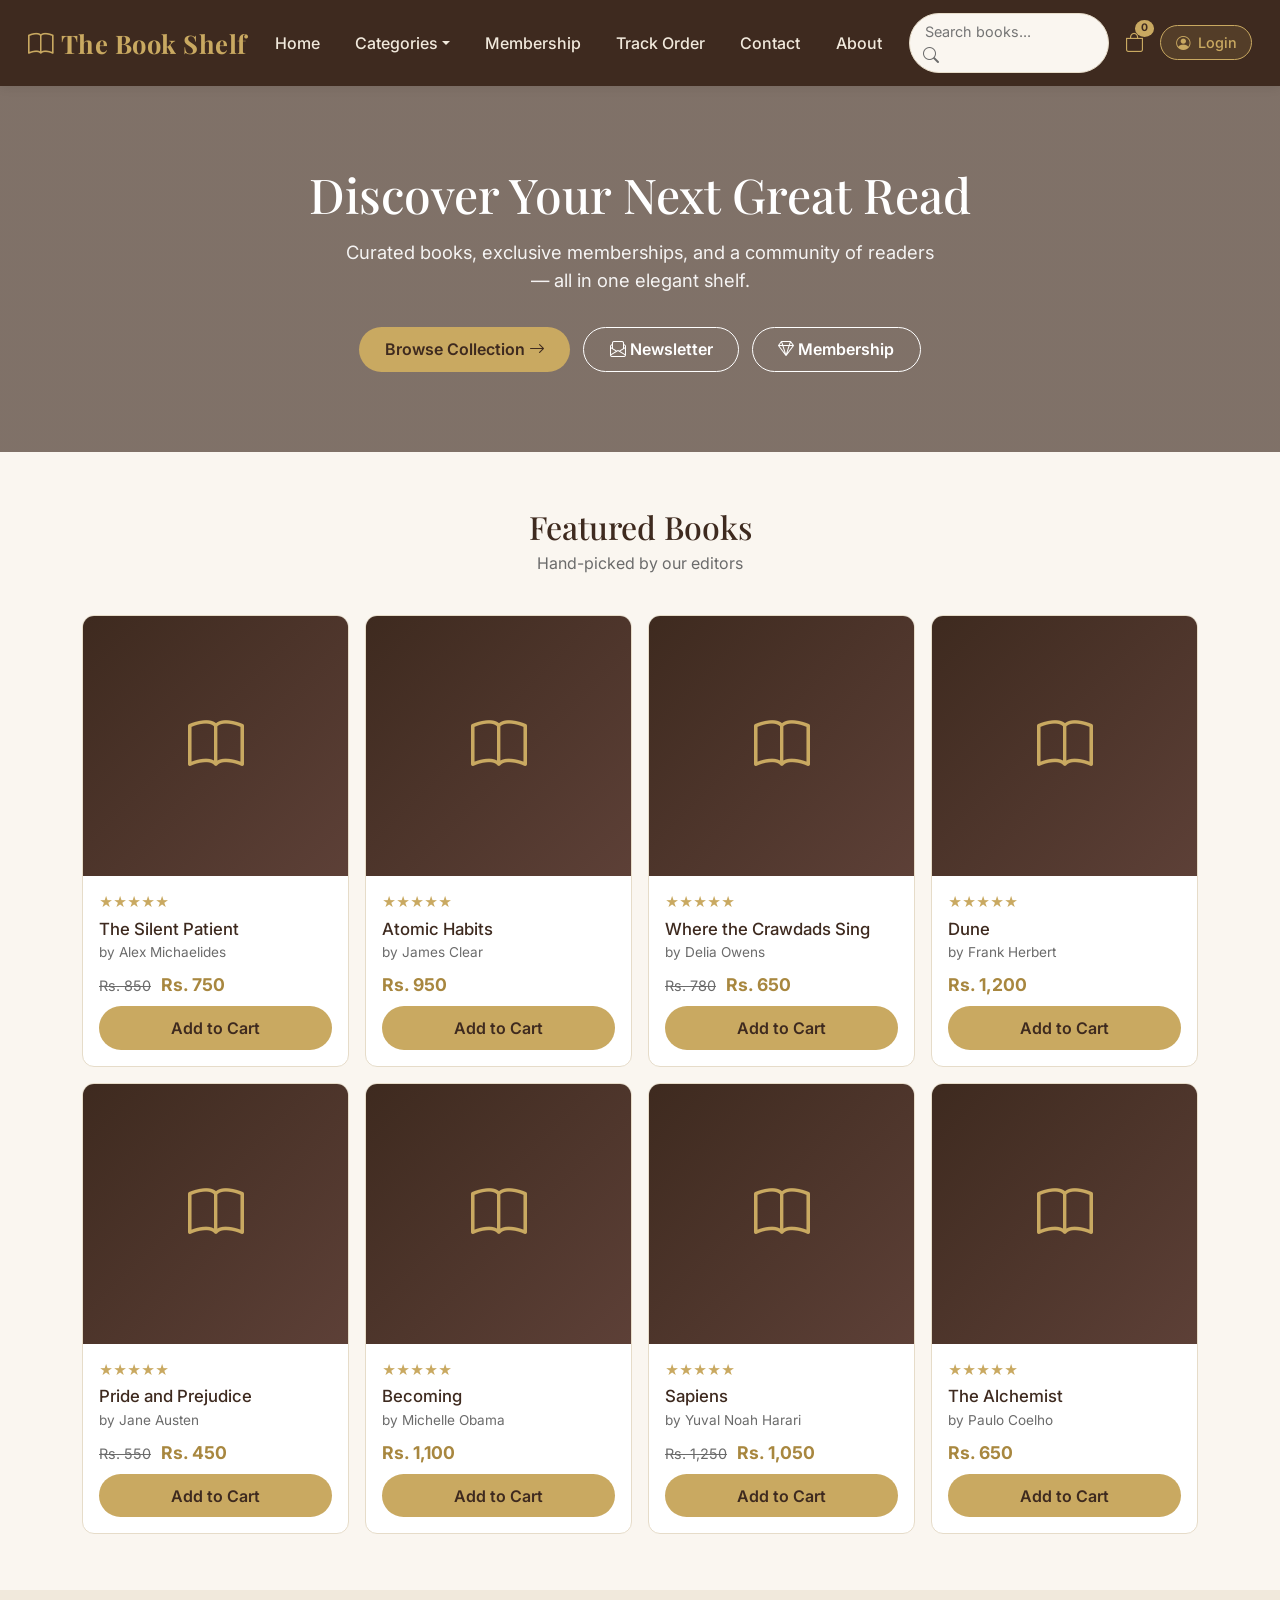
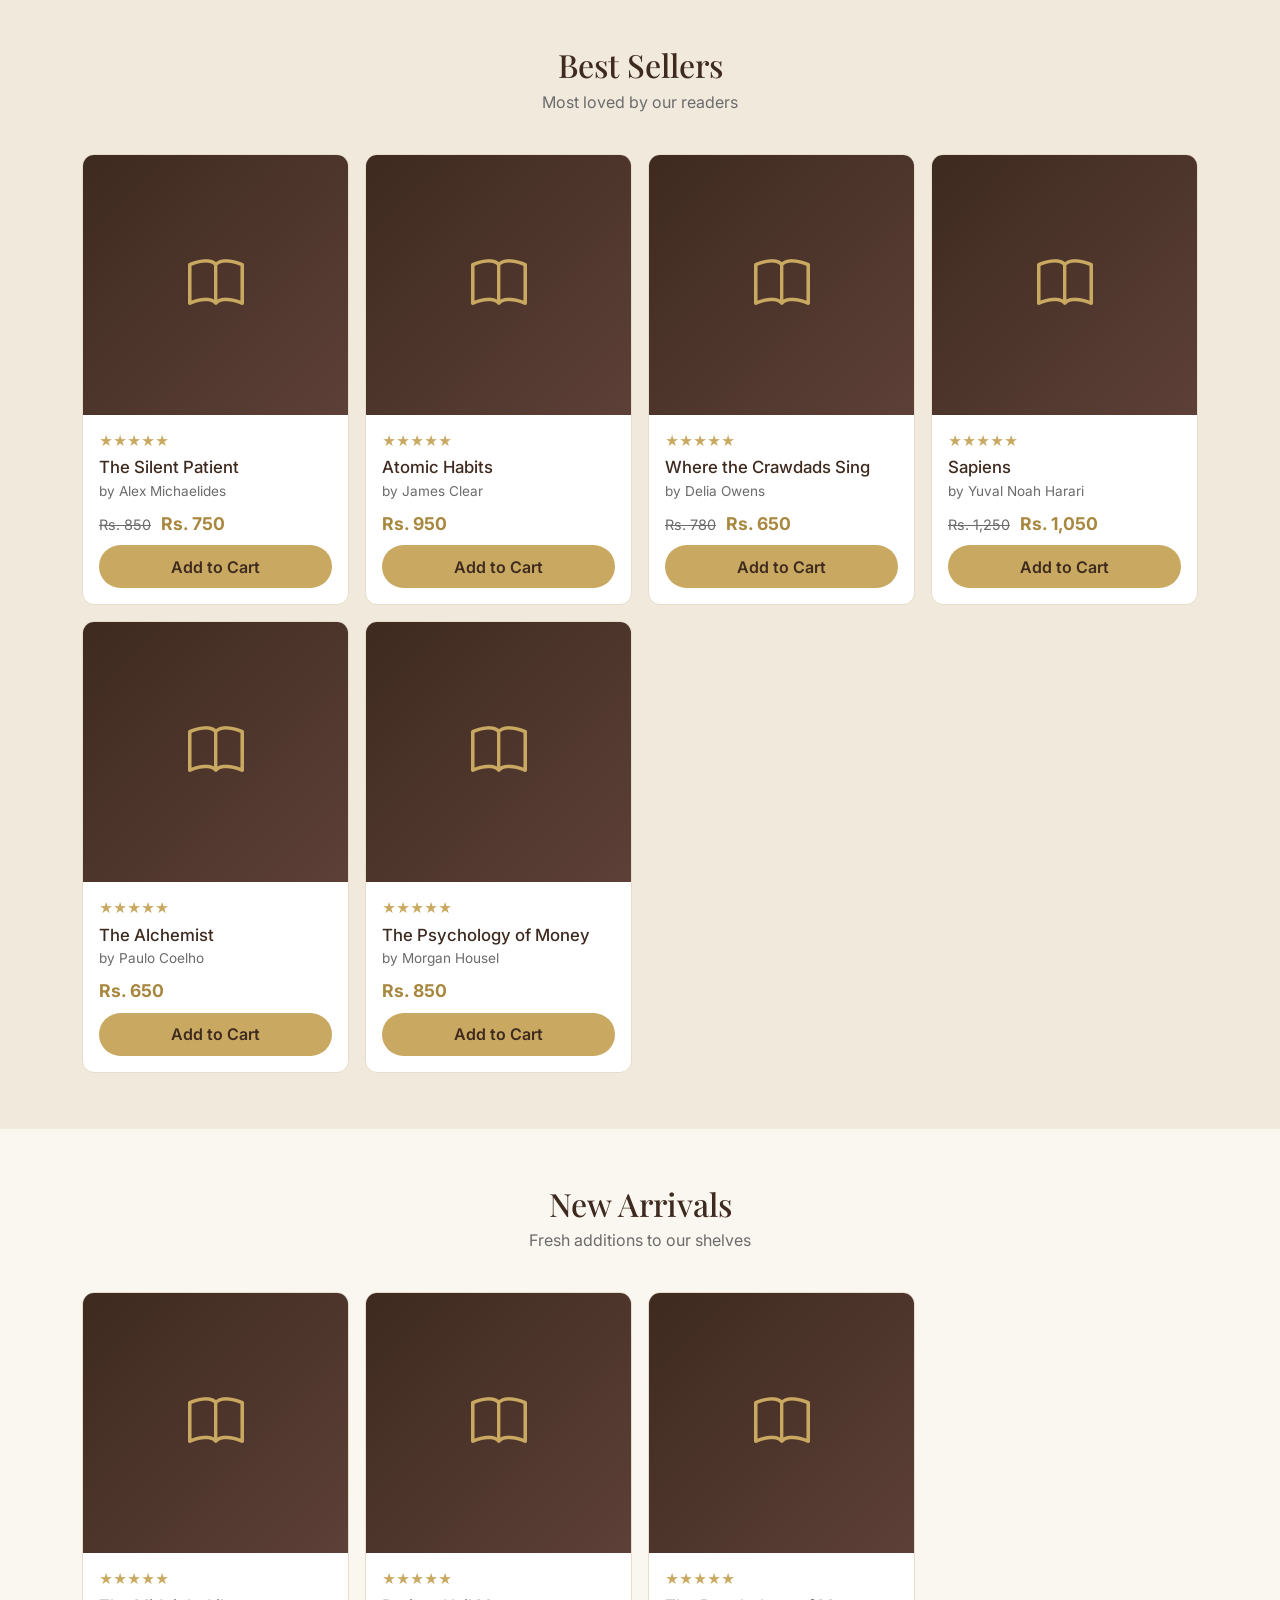
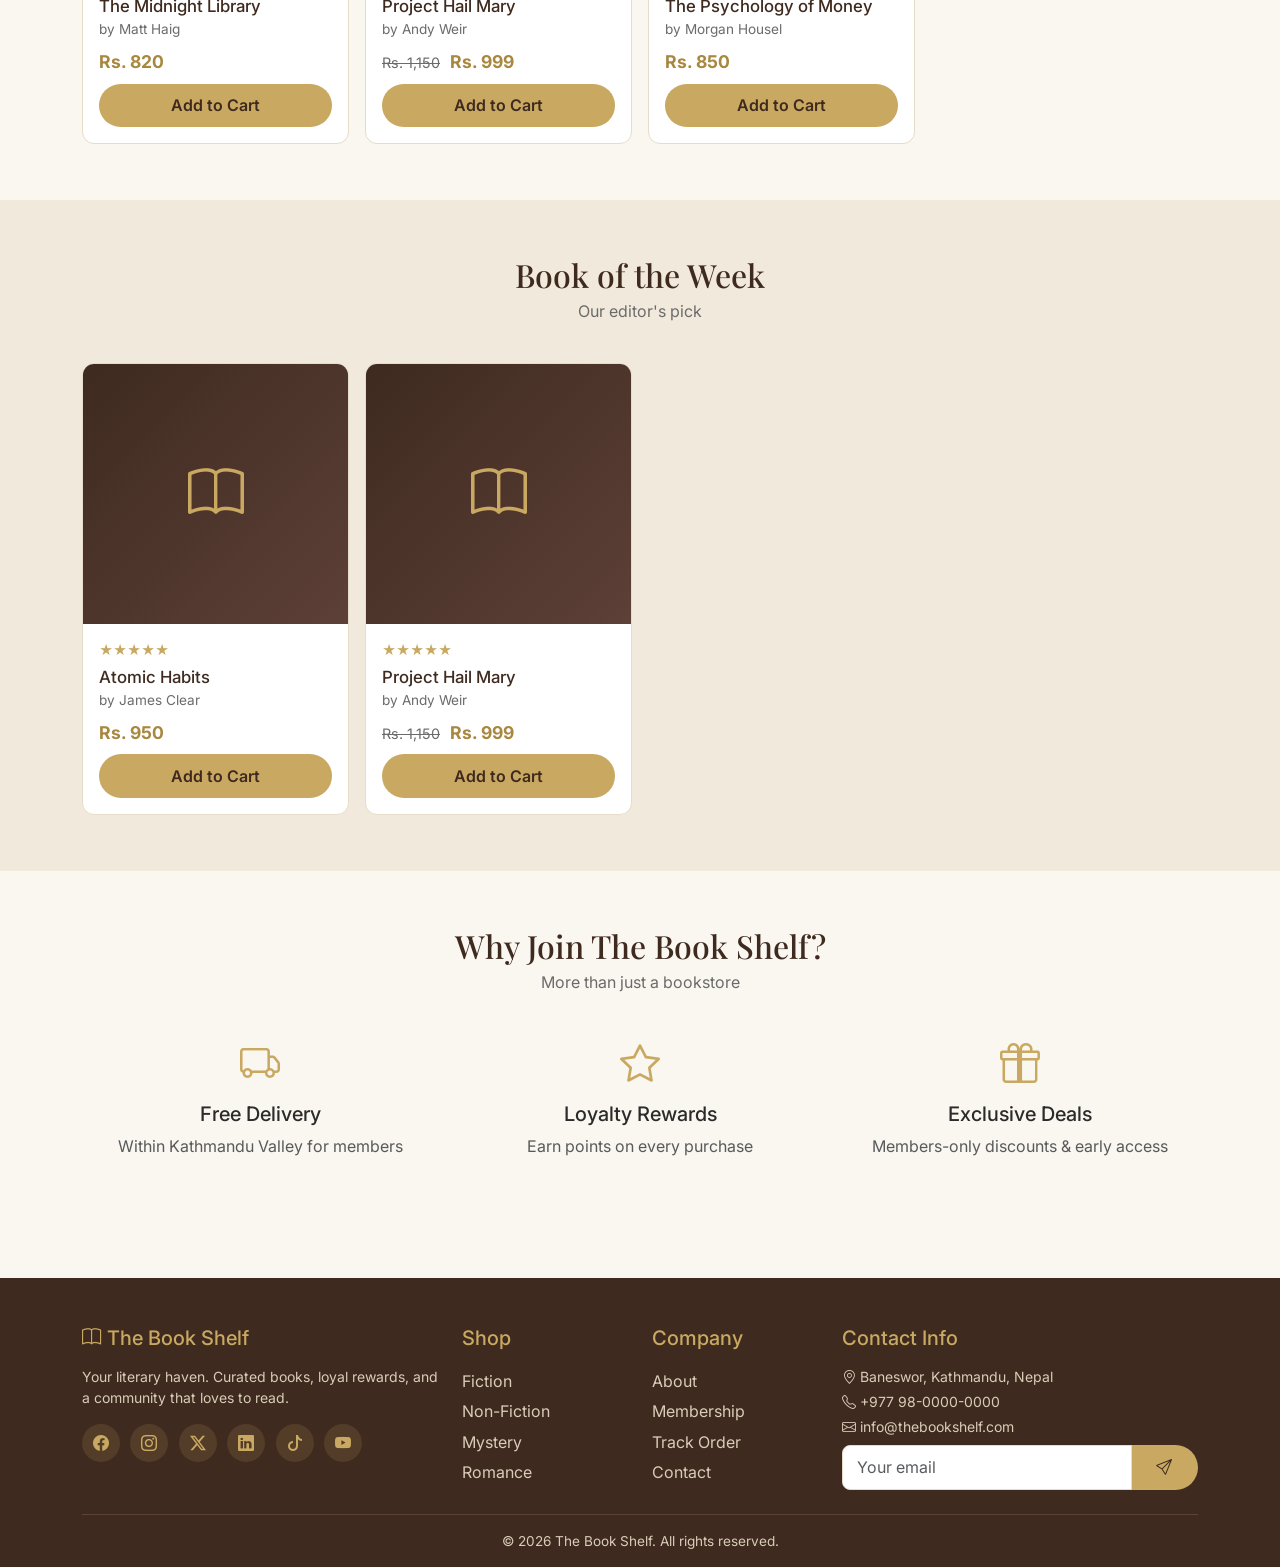
<file: index.html>
<!DOCTYPE html>
<html lang="en">
<head>
<meta charset="UTF-8" />
<meta name="viewport" content="width=device-width, initial-scale=1.0" />
<title>The Book Shelf — Your Literary Haven</title>

<link href="https://cdn.jsdelivr.net/npm/bootstrap@5.3.2/dist/css/bootstrap.min.css" rel="stylesheet">
<link href="https://cdn.jsdelivr.net/npm/bootstrap-icons@1.11.1/font/bootstrap-icons.css" rel="stylesheet">
<link href="https://fonts.googleapis.com/css2?family=Playfair+Display:wght@500;700&family=Inter:wght@300;400;500;600&family=Merriweather&family=Roboto+Slab&family=Lora&display=swap" rel="stylesheet">
<link href="https://cdn.quilljs.com/1.3.7/quill.snow.css" rel="stylesheet">

<style>
  :root{--cream:#faf6f0;--cream-2:#f1e9dc;--brown:#3e2a1f;--brown-2:#5d4037;--gold:#c9a961;--gold-dark:#a8873f;--text:#2b2b2b;--muted:#6b6b6b;--border:#e6dcc9}
  *{box-sizing:border-box}
  body{font-family:'Inter',sans-serif;background:var(--cream);color:var(--text);margin:0}
  h1,h2,h3,h4,.brand{font-family:'Playfair Display',serif}
  a{text-decoration:none;color:inherit}
  .sync-indicator{position:fixed;top:70px;right:20px;background:var(--brown);color:var(--gold);padding:.4rem .9rem;border-radius:20px;font-size:.8rem;z-index:9998;display:none;box-shadow:0 4px 12px rgba(0,0,0,.15)}
  .sync-indicator.show{display:flex;align-items:center;gap:.5rem}
  .sync-indicator .spinner{width:12px;height:12px;border:2px solid var(--gold);border-top-color:transparent;border-radius:50%;animation:spin 1s linear infinite}
  @keyframes spin{to{transform:rotate(360deg)}}
  .navbar{background:var(--brown);padding:.8rem 1rem;box-shadow:0 2px 10px rgba(0,0,0,.08)}
  .navbar .brand{color:var(--gold);font-size:1.6rem;font-weight:700;letter-spacing:.5px}
  .navbar .brand i{color:var(--gold);margin-right:.4rem}
  .navbar .nav-link{color:#f1e9dc !important;font-weight:500;margin:0 .3rem;padding:.4rem .8rem !important;border-radius:6px;transition:.2s}
  .navbar .nav-link:hover{background:rgba(201,169,97,.15);color:var(--gold) !important}
  .nav-icon{color:var(--gold);font-size:1.2rem;position:relative;cursor:pointer;margin-left:1rem}
  .nav-icon .badge{position:absolute;top:-8px;right:-10px;background:var(--gold);color:var(--brown);font-size:.65rem;border-radius:50%;padding:3px 6px}
  /* ✅ Search box fix - icon inline with input */
  .search-box{background:var(--cream);border:1px solid var(--border);border-radius:30px;padding:.3rem .8rem;width:200px;display:inline-flex;align-items:center;gap:.4rem;vertical-align:middle}
  .search-box input{border:none;background:transparent;outline:none;flex:1;font-size:.9rem;min-width:0}
  .search-box i{color:var(--muted);flex-shrink:0}
  .dropdown-menu{background:var(--cream);border:1px solid var(--border)}
  .dropdown-item{color:var(--brown);cursor:pointer}
  .dropdown-item:hover{background:var(--gold);color:var(--brown)}
  .user-dropdown{position:relative;margin-left:1rem}
  .user-dropdown-toggle{background:rgba(201,169,97,.15);color:var(--gold);border:1px solid var(--gold);padding:.35rem .9rem;border-radius:30px;cursor:pointer;display:flex;align-items:center;gap:.5rem;font-weight:500;font-size:.9rem;transition:.2s}
  .user-dropdown-toggle:hover{background:var(--gold);color:var(--brown)}
  .user-dropdown-menu{position:absolute;top:calc(100% + 8px);right:0;background:#fff;border:1px solid var(--border);border-radius:10px;min-width:200px;box-shadow:0 8px 20px rgba(0,0,0,.12);display:none;z-index:1000;overflow:hidden}
  .user-dropdown-menu.show{display:block}
  .user-dropdown-menu .user-header{padding:1rem;background:var(--cream-2);border-bottom:1px solid var(--border)}
  .user-dropdown-menu .user-header strong{color:var(--brown);display:block}
  .user-dropdown-menu .user-header small{color:var(--muted)}
  .user-dropdown-menu a{display:flex;align-items:center;gap:.6rem;padding:.7rem 1rem;color:var(--brown);border-bottom:1px solid var(--border);transition:.15s}
  .user-dropdown-menu a:last-child{border-bottom:none}
  .user-dropdown-menu a:hover{background:var(--cream-2);color:var(--gold-dark)}
  .user-dropdown-menu a.logout{color:#c0392b}
  .user-dropdown-menu a.logout:hover{background:#fde8e8;color:#c0392b}
  .hero{background:linear-gradient(rgba(62,42,31,.65),rgba(62,42,31,.65)),url('https://images.unsplash.com/photo-1507842217343-583bb7270b66?w=1600') center/cover;color:#fff;padding:5rem 1rem;text-align:center}
  .hero h1{font-size:3rem;margin-bottom:1rem}
  .hero p{font-size:1.15rem;max-width:600px;margin:0 auto 2rem;opacity:.92}
  .hero-buttons{display:flex;gap:.8rem;justify-content:center;flex-wrap:wrap}
  .btn-outline-light-custom{border:1.5px solid #fff;color:#fff;background:transparent;padding:.6rem 1.6rem;border-radius:30px;font-weight:600;transition:.2s}
  .btn-outline-light-custom:hover{background:#fff;color:var(--brown)}
  .btn-gold{background:var(--gold);color:var(--brown);border:none;font-weight:600;padding:.6rem 1.6rem;border-radius:30px;transition:.2s}
  .btn-gold:hover{background:var(--gold-dark);color:#fff;transform:translateY(-1px)}
  .btn-outline-brown{border:1.5px solid var(--brown);color:var(--brown);background:transparent;padding:.5rem 1.4rem;border-radius:30px;font-weight:500}
  .btn-outline-brown:hover{background:var(--brown);color:#fff}
  section{padding:3.5rem 0}
  .section-title{font-size:2rem;text-align:center;margin-bottom:.3rem;color:var(--brown)}
  .section-sub{text-align:center;color:var(--muted);margin-bottom:2.5rem}
  .book-card{background:#fff;border-radius:12px;overflow:hidden;border:1px solid var(--border);transition:.25s;height:100%;display:flex;flex-direction:column}
  .book-card:hover{transform:translateY(-4px);box-shadow:0 10px 25px rgba(0,0,0,.1)}
  .book-cover{height:260px;background:linear-gradient(135deg,var(--brown),var(--brown-2));display:flex;align-items:center;justify-content:center;color:var(--gold);font-size:3.5rem;position:relative;overflow:hidden;cursor:pointer}
  .book-cover img{width:100%;height:100%;object-fit:cover}
  .book-cover .tag{position:absolute;top:10px;left:10px;background:var(--gold);color:var(--brown);font-size:.65rem;padding:3px 10px;border-radius:20px;font-weight:700;z-index:2}
  .book-cover .tag.bestseller{background:#e74c3c;color:#fff}
  .book-cover .tag.newarrival{background:#27ae60;color:#fff}
  .book-cover .tag.week{background:#8e44ad;color:#fff}
  .book-cover .tag.discount{background:#e67e22;color:#fff}
  .book-body{padding:1rem;flex:1;display:flex;flex-direction:column}
  .book-body h5{font-size:1.05rem;margin-bottom:.2rem;color:var(--brown);cursor:pointer}
  .book-body h5:hover{color:var(--gold-dark)}
  .book-body .author{color:var(--muted);font-size:.85rem;margin-bottom:.6rem}
  .book-body .price{color:var(--gold-dark);font-weight:700;font-size:1.1rem;margin-top:auto}
  .book-body .price .original{text-decoration:line-through;color:var(--muted);font-weight:400;font-size:.9rem;margin-right:.4rem}
  .stars{color:var(--gold);font-size:.85rem;margin-bottom:.4rem}
  .plan-card{background:#fff;border-radius:14px;padding:2rem 1.5rem;text-align:center;border:2px solid var(--border);transition:.25s;height:100%}
  .plan-card.featured{border-color:var(--gold);position:relative;transform:scale(1.03)}
  .plan-card.featured::before{content:"MOST POPULAR";position:absolute;top:-12px;left:50%;transform:translateX(-50%);background:var(--gold);color:var(--brown);font-size:.7rem;padding:4px 14px;border-radius:20px;font-weight:700}
  .plan-card h3{color:var(--brown);margin-bottom:.5rem}
  .plan-card .price{font-size:2.4rem;color:var(--gold-dark);font-weight:700;margin:1rem 0}
  .plan-card .period{font-size:.9rem;color:var(--muted)}
  .plan-card ul{list-style:none;padding:0;text-align:left;margin:1.5rem 0}
  .plan-card ul li{padding:.5rem 0;border-bottom:1px dashed var(--border)}
  .plan-card ul li i{color:var(--gold);margin-right:.5rem}
  .loyalty-box{background:linear-gradient(135deg,var(--brown),var(--brown-2));color:#fff;border-radius:14px;padding:2rem}
  .loyalty-box h3{color:var(--gold)}
  .loyalty-points{font-size:3rem;font-weight:700;color:var(--gold);font-family:'Playfair Display'}
  .cart-item{background:#fff;border:1px solid var(--border);border-radius:10px;padding:1rem;margin-bottom:.8rem;display:flex;gap:1rem;align-items:center}
  .cart-item .thumb{width:60px;height:80px;background:var(--brown);color:var(--gold);display:flex;align-items:center;justify-content:center;border-radius:6px;font-size:1.5rem;overflow:hidden;flex-shrink:0}
  .cart-item .thumb img{width:100%;height:100%;object-fit:cover}
  .qty-btn{width:28px;height:28px;border:1px solid var(--border);background:#fff;border-radius:50%;cursor:pointer}
  .form-control,.form-select{border:1px solid var(--border);border-radius:8px;padding:.6rem .9rem;background:#fff}
  .form-control:focus,.form-select:focus{border-color:var(--gold);box-shadow:0 0 0 .2rem rgba(201,169,97,.2)}
  .auth-box{background:#fff;max-width:440px;margin:3rem auto;padding:2.5rem;border-radius:14px;box-shadow:0 10px 30px rgba(0,0,0,.08);border:1px solid var(--border)}
  .admin-sidebar{background:var(--brown);min-height:100vh;padding:1.5rem 1rem;color:#f1e9dc}
  .admin-sidebar .brand{color:var(--gold);font-size:1.3rem;margin-bottom:2rem;display:block}
  .admin-sidebar a{display:block;color:#f1e9dc;padding:.7rem 1rem;border-radius:8px;margin-bottom:.3rem;cursor:pointer}
  .admin-sidebar a:hover,.admin-sidebar a.active{background:rgba(201,169,97,.2);color:var(--gold)}
  .admin-sidebar a i{margin-right:.6rem}
  .admin-card{background:#fff;border-radius:12px;padding:1.5rem;border:1px solid var(--border)}
  .stat-card{background:#fff;border-radius:12px;padding:1.3rem;border:1px solid var(--border);border-left:4px solid var(--gold)}
  .stat-card h6{color:var(--muted);font-size:.8rem;text-transform:uppercase;margin-bottom:.3rem}
  .stat-card h3{color:var(--brown);margin:0}
  footer{background:var(--brown);color:#d9cdb8;padding:3rem 0 1rem;margin-top:3rem}
  footer h5{color:var(--gold);margin-bottom:1rem}
  footer a{color:#d9cdb8;display:block;padding:.2rem 0;cursor:pointer}
  footer a:hover{color:var(--gold)}
  .footer-bottom{border-top:1px solid #5d4037;padding-top:1rem;text-align:center;font-size:.85rem}
  .social-icons a{display:inline-flex !important;width:38px;height:38px;border-radius:50%;background:rgba(201,169,97,.15);color:var(--gold);align-items:center;justify-content:center;margin-right:.4rem;transition:.2s;padding:0 !important}
  .social-icons a:hover{background:var(--gold);color:var(--brown)}
  .toast-box{position:fixed;top:80px;right:20px;z-index:9999}
  .view{display:none}
  .view.active{display:block;animation:fade .3s}
  @keyframes fade{from{opacity:0;transform:translateY(6px)}to{opacity:1;transform:none}}
  .detail-badge{display:inline-block;padding:4px 12px;border-radius:20px;font-size:.75rem;font-weight:600;margin-right:.3rem;margin-bottom:.3rem}
  .detail-badge.bestseller{background:#fde8e8;color:#c0392b}
  .detail-badge.newarrival{background:#e8f8ef;color:#27ae60}
  .detail-badge.week{background:#f3e8fa;color:#8e44ad}
  .detail-badge.featured{background:#fef5e0;color:var(--gold-dark)}
  .checkout-section{background:#fff;border:1px solid var(--border);border-radius:12px;padding:1.5rem;margin-bottom:1rem}
  .checkout-section h5{color:var(--brown);margin-bottom:1rem;padding-bottom:.5rem;border-bottom:1px solid var(--border)}
  .payment-option{border:2px solid var(--border);border-radius:10px;padding:1rem;cursor:pointer;transition:.2s;display:flex;align-items:center;gap:.8rem}
  .payment-option:hover{border-color:var(--gold)}
  .payment-option.selected{border-color:var(--gold);background:#fef9ee}
  .delivery-warning{background:#fff3cd;border:1px solid #ffc107;color:#856404;padding:.8rem;border-radius:8px;margin-top:.5rem;display:none}
  .track-hero{background:linear-gradient(135deg,var(--brown),var(--brown-2));color:#fff;padding:3rem 1rem;border-radius:14px;text-align:center;margin-bottom:2rem}
  .track-hero h2{color:var(--gold);margin-bottom:.5rem}
  .track-result{background:#fff;border-radius:12px;padding:1.5rem;border:1px solid var(--border);margin-top:1.5rem}
  .track-status{display:inline-block;padding:.4rem 1rem;border-radius:20px;font-weight:600;font-size:.85rem}
  .track-status.pending{background:#fff3cd;color:#856404}
  .track-status.processing{background:#cfe2ff;color:#084298}
  .track-status.shipped,.track-status.outfordelivery,.track-status.delivered{background:#d1e7dd;color:#0f5132}
  .track-status.cancelled{background:#f8d7da;color:#842029}
  .timeline{position:relative;padding-left:2rem;margin-top:1.5rem}
  .timeline::before{content:'';position:absolute;left:8px;top:0;bottom:0;width:2px;background:var(--border)}
  .timeline-item{position:relative;padding-bottom:1.5rem}
  .timeline-item::before{content:'';position:absolute;left:-1.7rem;top:4px;width:16px;height:16px;border-radius:50%;background:#fff;border:2px solid var(--border)}
  .timeline-item.active::before{background:var(--gold);border-color:var(--gold)}
  .timeline-item.active .timeline-title{color:var(--brown);font-weight:600}
  .timeline-title{color:var(--muted);font-size:.95rem}
  .timeline-date{color:var(--muted);font-size:.8rem}
  .fp-step{display:none}
  .fp-step.active{display:block}
  .address-block{background:var(--cream-2);padding:.8rem;border-radius:8px;font-size:.85rem}
  .address-block .addr-row{display:flex;gap:.5rem;margin-bottom:.3rem}
  .address-block .addr-label{font-weight:600;color:var(--brown);min-width:80px}
  .contact-hero{background:linear-gradient(135deg,var(--brown),var(--brown-2));color:#fff;padding:3rem 1rem;border-radius:14px;text-align:center;margin-bottom:2rem}
  .contact-hero h2{color:var(--gold);margin-bottom:.5rem}
  .contact-card{background:#fff;border-radius:12px;padding:2rem 1.5rem;border:1px solid var(--border);height:100%;text-align:center;transition:.25s}
  .contact-card:hover{transform:translateY(-4px);box-shadow:0 10px 25px rgba(0,0,0,.08)}
  .contact-card .icon-wrap{width:70px;height:70px;border-radius:50%;background:var(--cream-2);color:var(--gold);display:flex;align-items:center;justify-content:center;margin:0 auto 1rem;font-size:1.8rem}
  .contact-card h5{color:var(--brown);margin-bottom:.5rem}
  .contact-card a{color:var(--gold-dark);font-weight:500}
  .contact-card a:hover{color:var(--brown)}
  .social-card{background:linear-gradient(135deg,var(--brown),var(--brown-2));color:#fff;border-radius:14px;padding:2rem;text-align:center}
  .social-card h4{color:var(--gold);margin-bottom:1rem}
  .social-card .social-icons-big a{display:inline-flex;width:50px;height:50px;border-radius:50%;background:rgba(201,169,97,.15);color:var(--gold);align-items:center;justify-content:center;margin:.3rem;font-size:1.3rem;transition:.2s}
  .social-card .social-icons-big a:hover{background:var(--gold);color:var(--brown);transform:translateY(-3px)}
  /* ✅ Book description with Quill alignment support */
  .book-description-content{line-height:1.7;color:var(--text)}
  .book-description-content h1,.book-description-content h2,.book-description-content h3{color:var(--brown);margin:1rem 0 .5rem;font-family:'Playfair Display',serif}
  .book-description-content h1{font-size:1.5rem}
  .book-description-content h2{font-size:1.3rem}
  .book-description-content h3{font-size:1.15rem}
  .book-description-content p{margin-bottom:.8rem}
  .book-description-content blockquote{border-left:3px solid var(--gold);padding:.5rem 1rem;margin:1rem 0;background:var(--cream-2);font-style:italic;color:var(--brown-2)}
  .book-description-content ul,.book-description-content ol{margin:0 0 1rem 1.5rem}
  .book-description-content a{color:var(--gold-dark);text-decoration:underline}
  .book-description-content strong{color:var(--brown)}
  /* ✅ Quill alignment classes - THIS FIXES THE ALIGNMENT ISSUE */
  .book-description-content .ql-align-center,
  .book-description-content p.ql-align-center,
  .book-description-content h1.ql-align-center,
  .book-description-content h2.ql-align-center,
  .book-description-content h3.ql-align-center,
  .book-description-content li.ql-align-center{text-align:center}
  .book-description-content .ql-align-right,
  .book-description-content p.ql-align-right,
  .book-description-content h1.ql-align-right,
  .book-description-content h2.ql-align-right,
  .book-description-content h3.ql-align-right,
  .book-description-content li.ql-align-right{text-align:right}
  .book-description-content .ql-align-justify,
  .book-description-content p.ql-align-justify,
  .book-description-content h1.ql-align-justify,
  .book-description-content h2.ql-align-justify,
  .book-description-content h3.ql-align-justify,
  .book-description-content li.ql-align-justify{text-align:justify}
  .ql-toolbar.ql-snow{border:1px solid var(--border);border-radius:8px 8px 0 0;background:var(--cream-2)}
  .ql-container.ql-snow{border:1px solid var(--border);border-radius:0 0 8px 8px;font-family:'Inter',sans-serif;font-size:.95rem;min-height:180px}
  .ql-editor{min-height:180px}
  .ql-snow .ql-stroke{stroke:var(--brown)}
  .ql-snow .ql-fill{fill:var(--brown)}
  .ql-snow .ql-picker-label{color:var(--brown)}
  .share-btn{background:var(--cream-2);color:var(--brown);border:1px solid var(--border);padding:.4rem 1rem;border-radius:20px;font-size:.85rem;cursor:pointer;transition:.2s;display:inline-flex;align-items:center;gap:.4rem}
  .share-btn:hover{background:var(--gold);color:var(--brown);border-color:var(--gold)}
  .status-select{border:1px solid var(--border);border-radius:6px;padding:.3rem .6rem;font-size:.85rem;background:#fff}
  .discount-breakdown{background:var(--cream-2);border-radius:8px;padding:.6rem .8rem;font-size:.85rem}
  .discount-breakdown .discount-line{display:flex;justify-content:space-between;padding:.2rem 0;color:var(--muted)}
  .discount-breakdown .discount-line.total{border-top:1px dashed var(--border);margin-top:.3rem;padding-top:.4rem;font-weight:600;color:#198754}
  @media(max-width:768px){
    .hero h1{font-size:2rem}
    .search-box{width:100%;margin-top:.5rem}
    .plan-card.featured{transform:none}
    .admin-sidebar{min-height:auto}
    .user-dropdown-menu{right:-10px}
    .hero-buttons{flex-direction:column;align-items:center}
    .hero-buttons .btn-gold,.hero-buttons .btn-outline-light-custom{width:100%;max-width:280px}
  }
</style>
</head>
<body>

<div class="sync-indicator" id="syncIndicator"><div class="spinner"></div><span>Syncing...</span></div>

<nav class="navbar navbar-expand-lg sticky-top">
  <div class="container-fluid">
    <a class="brand" href="#" onclick="navigateTo('home');return false"><i class="bi bi-book"></i>The Book Shelf</a>
    <button class="navbar-toggler" type="button" data-bs-toggle="collapse" data-bs-target="#navMain" style="border-color:var(--gold)">
      <i class="bi bi-list" style="color:var(--gold);font-size:1.5rem"></i>
    </button>
    <div class="collapse navbar-collapse" id="navMain">
      <ul class="navbar-nav mx-auto">
        <li class="nav-item"><a class="nav-link" href="#" onclick="navigateTo('home');return false">Home</a></li>
        <li class="nav-item dropdown">
          <a class="nav-link dropdown-toggle" href="#" role="button" data-bs-toggle="dropdown">Categories</a>
          <ul class="dropdown-menu">
            <li><button class="dropdown-item" type="button" onclick="filterCategory('Fiction')">Fiction</button></li>
            <li><button class="dropdown-item" type="button" onclick="filterCategory('Non-Fiction')">Non-Fiction</button></li>
            <li><button class="dropdown-item" type="button" onclick="filterCategory('Mystery')">Mystery & Thriller</button></li>
            <li><button class="dropdown-item" type="button" onclick="filterCategory('Romance')">Romance</button></li>
            <li><button class="dropdown-item" type="button" onclick="filterCategory('Sci-Fi')">Science Fiction</button></li>
            <li><button class="dropdown-item" type="button" onclick="filterCategory('Biography')">Biography</button></li>
            <li><button class="dropdown-item" type="button" onclick="filterCategory('Children')">Children</button></li>
            <li><button class="dropdown-item" type="button" onclick="filterCategory('Self-Help')">Self-Help</button></li>
            <li><hr class="dropdown-divider"></li>
            <li><button class="dropdown-item" type="button" onclick="filterCategory('')">All Books</button></li>
          </ul>
        </li>
        <li class="nav-item"><a class="nav-link" href="#" onclick="navigateTo('membership');return false">Membership</a></li>
        <li class="nav-item"><a class="nav-link" href="#" onclick="navigateTo('track');return false">Track Order</a></li>
        <li class="nav-item"><a class="nav-link" href="#" onclick="navigateTo('contact');return false">Contact</a></li>
        <li class="nav-item"><a class="nav-link" href="#" onclick="navigateTo('about');return false">About</a></li>
      </ul>
      <div class="d-flex align-items-center flex-wrap">
        <div class="search-box d-none d-md-block">
          <input id="searchInput" type="text" placeholder="Search books..." oninput="searchBooks(this.value)">
          <i class="bi bi-search"></i>
        </div>
        <span class="nav-icon" onclick="navigateTo('cart')" title="Cart">
          <i class="bi bi-bag"></i><span class="badge" id="cartBadge">0</span>
        </span>
        <div class="user-dropdown" id="userDropdown"></div>
      </div>
    </div>
  </div>
</nav>

<div class="toast-box" id="toastBox"></div>

<div id="view-home" class="view active">
  <div class="hero">
    <h1>Discover Your Next Great Read</h1>
    <p>Curated books, exclusive memberships, and a community of readers — all in one elegant shelf.</p>
    <div class="hero-buttons">
      <button class="btn-gold" onclick="navigateTo('books')">Browse Collection <i class="bi bi-arrow-right"></i></button>
      <button class="btn-outline-light-custom" onclick="openNewsletterModal()"><i class="bi bi-envelope-paper"></i> Newsletter</button>
      <button class="btn-outline-light-custom" onclick="navigateTo('membership')"><i class="bi bi-gem"></i> Membership</button>
    </div>
  </div>
  <section><div class="container"><h2 class="section-title">Featured Books</h2><p class="section-sub">Hand-picked by our editors</p><div class="row g-3" id="featuredGrid"></div></div></section>
  <section style="background:var(--cream-2)"><div class="container"><h2 class="section-title">Best Sellers</h2><p class="section-sub">Most loved by our readers</p><div class="row g-3" id="bestSellersGrid"></div></div></section>
  <section><div class="container"><h2 class="section-title">New Arrivals</h2><p class="section-sub">Fresh additions to our shelves</p><div class="row g-3" id="newArrivalsGrid"></div></div></section>
  <section style="background:var(--cream-2)"><div class="container"><h2 class="section-title">Book of the Week</h2><p class="section-sub">Our editor's pick</p><div class="row g-3" id="bookOfWeekGrid"></div></div></section>
  <section><div class="container"><h2 class="section-title">Why Join The Book Shelf?</h2><p class="section-sub">More than just a bookstore</p>
    <div class="row g-4 text-center">
      <div class="col-md-4"><i class="bi bi-truck" style="font-size:2.5rem;color:var(--gold)"></i><h5 class="mt-2">Free Delivery</h5><p class="text-muted">Within Kathmandu Valley for members</p></div>
      <div class="col-md-4"><i class="bi bi-star" style="font-size:2.5rem;color:var(--gold)"></i><h5 class="mt-2">Loyalty Rewards</h5><p class="text-muted">Earn points on every purchase</p></div>
      <div class="col-md-4"><i class="bi bi-gift" style="font-size:2.5rem;color:var(--gold)"></i><h5 class="mt-2">Exclusive Deals</h5><p class="text-muted">Members-only discounts & early access</p></div>
    </div>
  </div></section>
</div>

<div id="view-books" class="view">
  <section><div class="container">
    <div class="d-flex justify-content-between align-items-center mb-4 flex-wrap gap-2">
      <h2 class="section-title mb-0" id="booksTitle">All Books</h2>
      <select class="form-select" style="width:auto" onchange="filterCategory(this.value)">
        <option value="">All Categories</option>
        <option>Fiction</option><option>Non-Fiction</option><option>Mystery</option>
        <option>Romance</option><option>Sci-Fi</option><option>Biography</option>
        <option>Children</option><option>Self-Help</option>
      </select>
    </div>
    <div class="row g-3" id="booksGrid"></div>
  </div></section>
</div>

<div id="view-cart" class="view">
  <section><div class="container"><h2 class="section-title">Your Cart</h2>
    <div class="row g-4">
      <div class="col-lg-8" id="cartItems"></div>
      <div class="col-lg-4">
        <div class="admin-card">
          <h4 style="color:var(--brown)">Order Summary</h4>
          <div class="d-flex justify-content-between my-2"><span>Subtotal</span><span id="cartSubtotal">Rs. 0</span></div>
          <div class="d-flex justify-content-between my-2"><span>Delivery</span><span id="cartShipping">Rs. 0</span></div>
          <hr>
          <div class="d-flex justify-content-between fw-bold fs-5"><span>Total</span><span id="cartTotal">Rs. 0</span></div>
          <button class="btn-gold w-100 mt-3" onclick="navigateTo('checkout')">Proceed to Checkout</button>
        </div>
        <div class="admin-card mt-3" id="loyaltyWidget" style="display:none">
          <h6 class="text-muted mb-1">Your Loyalty Points</h6>
          <h3 style="color:var(--gold-dark)" id="userPoints">0</h3>
          <small class="text-muted">Earn 1 point per Rs. 100 spent</small>
        </div>
      </div>
    </div>
  </div></section>
</div>

<div id="view-checkout" class="view">
  <section><div class="container"><h2 class="section-title">Checkout</h2>
    <div class="row g-4">
      <div class="col-lg-8">
        <div class="checkout-section">
          <h5><i class="bi bi-person"></i> Customer Information</h5>
          <div class="row g-3">
            <div class="col-md-6"><label class="form-label">Full Name *</label><input type="text" id="coName" class="form-control" required></div>
            <div class="col-md-6"><label class="form-label">Phone Number *</label><input type="tel" id="coPhone" class="form-control" placeholder="98XXXXXXXX" required></div>
            <div class="col-12"><label class="form-label">Email Address *</label><input type="email" id="coEmail" class="form-control" required></div>
          </div>
        </div>
        <div class="checkout-section">
          <h5><i class="bi bi-geo-alt"></i> Delivery Address</h5>
          <div class="alert alert-info small"><i class="bi bi-info-circle"></i> <strong>Delivery available only in Kathmandu, Lalitpur, and Bhaktapur.</strong></div>
          <div class="row g-3">
            <div class="col-md-6"><label class="form-label">Country</label><input type="text" class="form-control" value="Nepal" readonly></div>
            <div class="col-md-6">
              <label class="form-label">District *</label>
              <select id="coDistrict" class="form-select" onchange="validateDistrict()" required><option value="">Select District</option></select>
              <div class="delivery-warning" id="districtWarning"><i class="bi bi-exclamation-triangle"></i> Delivery only in Kathmandu, Lalitpur, Bhaktapur.</div>
            </div>
            <div class="col-md-4"><label class="form-label">Ward No.</label><input type="text" id="coWard" class="form-control" placeholder="e.g., 5"></div>
            <div class="col-md-8"><label class="form-label">Street / Tole *</label><input type="text" id="coStreet" class="form-control" required></div>
            <div class="col-12"><label class="form-label">Landmark</label><input type="text" id="coLandmark" class="form-control"></div>
          </div>
        </div>
        <div class="checkout-section">
          <h5><i class="bi bi-tag"></i> Discounts & Membership</h5>
          <div class="row g-3">
            <div class="col-md-6">
              <label class="form-label">Discount Code</label>
              <div class="input-group">
                <input type="text" id="coDiscountCode" class="form-control" placeholder="e.g., WELCOME20">
                <button class="btn-gold" type="button" onclick="applyDiscountCode()">Apply</button>
              </div>
              <small class="text-muted" id="discountCodeMsg"></small>
            </div>
            <div class="col-md-6">
              <label class="form-label">Membership ID (optional)</label>
              <div class="input-group">
                <input type="text" id="coMembershipId" class="form-control" placeholder="Your membership ID">
                <button class="btn-outline-brown" type="button" onclick="applyMembershipId()">Verify</button>
              </div>
              <small class="text-muted" id="membershipIdMsg"></small>
            </div>
          </div>
        </div>
        <div class="checkout-section">
          <h5><i class="bi bi-credit-card"></i> Payment Method</h5>
          <div class="row g-3">
            <div class="col-md-4"><div class="payment-option" onclick="selectPayment('esewa',this)"><input type="radio" name="payment" value="esewa" class="form-check-input"><div><strong>eSewa</strong><div class="small text-muted">Pay via eSewa wallet</div></div></div></div>
            <div class="col-md-4"><div class="payment-option" onclick="selectPayment('khalti',this)"><input type="radio" name="payment" value="khalti" class="form-check-input"><div><strong>Khalti</strong><div class="small text-muted">Pay via Khalti wallet</div></div></div></div>
            <div class="col-md-4"><div class="payment-option" onclick="selectPayment('cod',this)"><input type="radio" name="payment" value="cod" class="form-check-input"><div><strong>Cash on Delivery</strong><div class="small text-muted">Pay when you receive</div></div></div></div>
            <div class="col-12" id="paymentDetails" style="display:none"><div class="mt-2 p-3" style="background:var(--cream-2);border-radius:8px"><div id="paymentInput"></div></div></div>
          </div>
        </div>
      </div>
      <div class="col-lg-4">
        <div class="admin-card" style="position:sticky;top:90px">
          <h4 style="color:var(--brown)">Order Summary</h4>
          <div id="checkoutItems" style="max-height:250px;overflow-y:auto;margin-bottom:1rem"></div>
          <hr>
          <div class="d-flex justify-content-between my-2"><span>Subtotal</span><span id="coSubtotal">Rs. 0</span></div>
          <div class="d-flex justify-content-between my-2"><span>Delivery</span><span id="coDelivery">Rs. 0</span></div>
          <div id="coDiscountRow" style="display:none" class="my-2"></div>
          <hr>
          <div class="d-flex justify-content-between fw-bold fs-5"><span>Total</span><span id="coTotal">Rs. 0</span></div>
          <button class="btn-gold w-100 mt-3" onclick="placeOrder()">Place Order</button>
          <small class="text-muted d-block text-center mt-2">By placing your order, you agree to our terms.</small>
        </div>
      </div>
    </div>
  </div></section>
</div>

<div id="view-track" class="view">
  <section><div class="container" style="max-width:800px">
    <div class="track-hero">
      <i class="bi bi-box-seam" style="font-size:3rem;color:var(--gold)"></i>
      <h2>Track Your Order</h2>
      <p class="mb-0">Enter your Order ID to see the latest status</p>
    </div>
    <div class="admin-card">
      <label class="form-label fw-bold">Order ID</label>
      <div class="input-group">
        <input type="text" id="trackOrderId" class="form-control" placeholder="e.g., ORD1734567890123">
        <button class="btn-gold" type="button" onclick="trackOrder()"><i class="bi bi-search"></i> Track</button>
      </div>
      <small class="text-muted">You can find your Order ID in your confirmation email or account page.</small>
    </div>
    <div id="trackResult"></div>
  </div></section>
</div>

<div id="view-contact" class="view">
  <section><div class="container">
    <div class="contact-hero">
      <i class="bi bi-chat-left-text" style="font-size:3rem;color:var(--gold)"></i>
      <h2>Get in Touch</h2>
      <p class="mb-0">We'd love to hear from you.</p>
    </div>
    <div class="row g-4 mb-4">
      <div class="col-md-6 col-lg-3"><div class="contact-card">
        <div class="icon-wrap"><i class="bi bi-telephone-fill"></i></div>
        <h5>Call Us</h5>
        <p class="text-muted small mb-2">Mon-Sat, 10AM - 7PM</p>
        <a href="tel:+9779800000000">+977 98-0000-0000</a><br>
        <a href="tel:+97714000000">+977 1-400-0000</a>
      </div></div>
      <div class="col-md-6 col-lg-3"><div class="contact-card">
        <div class="icon-wrap"><i class="bi bi-envelope-fill"></i></div>
        <h5>Email Us</h5>
        <p class="text-muted small mb-2">We reply within 24 hours</p>
        <a href="mailto:info@thebookshelf.com">info@thebookshelf.com</a><br>
        <a href="mailto:support@thebookshelf.com">support@thebookshelf.com</a>
      </div></div>
      <div class="col-md-6 col-lg-3"><div class="contact-card">
        <div class="icon-wrap"><i class="bi bi-geo-alt-fill"></i></div>
        <h5>Visit Us</h5>
        <p class="text-muted small mb-2">Our physical store</p>
        <address class="mb-0 small" style="font-style:normal;color:var(--brown)">Baneswor, Ward No. 4<br>Kathmandu, 44600<br>Nepal</address>
      </div></div>
      <div class="col-md-6 col-lg-3"><div class="contact-card">
        <div class="icon-wrap"><i class="bi bi-clock-fill"></i></div>
        <h5>Working Hours</h5>
        <p class="text-muted small mb-2">Come visit us</p>
        <div class="small text-start" style="color:var(--brown)">
          <div><strong>Sun - Fri:</strong> 10AM - 7PM</div>
          <div><strong>Saturday:</strong> 11AM - 5PM</div>
        </div>
      </div></div>
    </div>
    <div class="row g-4">
      <div class="col-lg-6"><div class="social-card h-100">
        <h4><i class="bi bi-share-fill"></i> Follow Us</h4>
        <p class="mb-3" style="opacity:.9">Stay connected for book recommendations and offers.</p>
        <div class="social-icons-big">
          <a href="https://facebook.com" target="_blank"><i class="bi bi-facebook"></i></a>
          <a href="https://instagram.com" target="_blank"><i class="bi bi-instagram"></i></a>
          <a href="https://twitter.com" target="_blank"><i class="bi bi-twitter-x"></i></a>
          <a href="https://linkedin.com" target="_blank"><i class="bi bi-linkedin"></i></a>
          <a href="https://tiktok.com" target="_blank"><i class="bi bi-tiktok"></i></a>
          <a href="https://youtube.com" target="_blank"><i class="bi bi-youtube"></i></a>
        </div>
      </div></div>
      <div class="col-lg-6"><div class="admin-card h-100">
        <h4 style="color:var(--brown)"><i class="bi bi-send"></i> Send a Message</h4>
        <form id="contactForm" onsubmit="return submitContactForm(event)">
          <div class="mb-2"><label class="form-label">Your Name</label><input type="text" class="form-control" required></div>
          <div class="mb-2"><label class="form-label">Email</label><input type="email" class="form-control" required></div>
          <div class="mb-2"><label class="form-label">Subject</label><input type="text" class="form-control" required></div>
          <div class="mb-2"><label class="form-label">Message</label><textarea class="form-control" rows="4" required></textarea></div>
          <button class="btn-gold w-100" type="submit">Send Message</button>
        </form>
      </div></div>
    </div>
  </div></section>
</div>

<div id="view-membership" class="view">
  <section><div class="container">
    <h2 class="section-title">Membership Plans</h2>
    <p class="section-sub">Unlock exclusive perks and save more</p>
    <div class="row g-4 justify-content-center" id="plansGrid"></div>
  </div></section>
</div>

<div id="view-login" class="view">
  <div class="auth-box">
    <h3 style="color:var(--brown);text-align:center">Welcome Back</h3>
    <p class="text-center text-muted mb-4">Sign in to your account</p>
    <form onsubmit="return loginUser(event)">
      <div class="mb-3"><label class="form-label">Email</label><input type="email" id="loginEmail" class="form-control" required></div>
      <div class="mb-3">
        <label class="form-label">Password</label>
        <input type="password" id="loginPassword" class="form-control" required>
        <div class="text-end mt-1"><a href="#" onclick="openForgotPassword();return false" style="color:var(--gold-dark);font-size:.85rem">Forgot Password?</a></div>
      </div>
      <button class="btn-gold w-100" type="submit">Sign In</button>
      <p class="text-center mt-3 mb-0">Don't have an account? <a href="#" onclick="navigateTo('register');return false" style="color:var(--gold-dark);font-weight:600">Register</a></p>
    </form>
  </div>
</div>

<div id="view-register" class="view">
  <div class="auth-box">
    <h3 style="color:var(--brown);text-align:center">Create Account</h3>
    <p class="text-center text-muted mb-4">Join The Book Shelf today</p>
    <form onsubmit="return registerUser(event)">
      <div class="mb-3"><label class="form-label">Full Name</label><input type="text" id="regName" class="form-control" required></div>
      <div class="mb-3"><label class="form-label">Email</label><input type="email" id="regEmail" class="form-control" required></div>
      <div class="mb-3"><label class="form-label">Password</label><input type="password" id="regPassword" class="form-control" required minlength="6"></div>
      <button class="btn-gold w-100" type="submit">Create Account</button>
      <p class="text-center mt-3 mb-0">Already a member? <a href="#" onclick="navigateTo('login');return false" style="color:var(--gold-dark);font-weight:600">Sign In</a></p>
    </form>
  </div>
</div>

<div id="view-account" class="view">
  <section><div class="container"><h2 class="section-title">My Account</h2>
    <div class="row g-4">
      <div class="col-md-4"><div class="loyalty-box">
        <h3>Loyalty Rewards</h3>
        <div class="loyalty-points" id="accPoints">0</div>
        <p class="mb-1">Points</p>
        <small>Tier: <strong id="accTier">Bronze</strong></small>
        <hr style="border-color:rgba(255,255,255,.2)">
        <p class="small mb-1">Membership: <strong id="accPlan">Free</strong></p>
        <p class="small mb-0">Member ID: <strong id="accMemberId">-</strong></p>
        <p class="small mb-0">Orders: <strong id="accOrders">0</strong></p>
      </div></div>
      <div class="col-md-8"><div class="admin-card">
        <h4 style="color:var(--brown)">Profile</h4>
        <p><strong>Name:</strong> <span id="accName"></span></p>
        <p><strong>Email:</strong> <span id="accEmail"></span></p>
        <h5 class="mt-4" style="color:var(--brown)">Order History</h5>
        <div id="orderHistory"></div>
        <button class="btn-outline-brown mt-3" onclick="logout()"><i class="bi bi-box-arrow-right"></i> Logout</button>
      </div></div>
    </div>
  </div></section>
</div>

<div id="view-about" class="view">
  <section><div class="container" style="max-width:800px">
    <h2 class="section-title">About The Book Shelf</h2>
    <p class="lead text-center text-muted">A literary haven for readers who appreciate quality, curation, and community.</p>
    <p>Founded with a passion for the written word, The Book Shelf brings together a carefully curated collection of fiction, non-fiction, and everything in between. We deliver within the Kathmandu Valley (Kathmandu, Lalitpur, Bhaktapur) and offer membership plans with exclusive perks.</p>
    <p>We believe that books have the power to transform lives — and we're here to help you find the next one that speaks to you.</p>
  </div></section>
</div>

<div id="view-admin" class="view">
  <div class="container-fluid"><div class="row">
    <div class="col-md-2 p-0"><div class="admin-sidebar">
      <span class="brand"><i class="bi bi-book"></i> Admin</span>
      <a class="active" onclick="showAdminTab('dashboard',this)"><i class="bi bi-speedometer2"></i>Dashboard</a>
      <a onclick="showAdminTab('books',this)"><i class="bi bi-journal-bookmark"></i>Books</a>
      <a onclick="showAdminTab('orders',this)"><i class="bi bi-bag-check"></i>Orders</a>
      <a onclick="showAdminTab('members',this)"><i class="bi bi-people"></i>Members</a>
      <a onclick="showAdminTab('plans',this)"><i class="bi bi-gem"></i>Plans</a>
      <a onclick="showAdminTab('discounts',this)"><i class="bi bi-tag"></i>Discount Codes</a>
      <a onclick="navigateTo('home')"><i class="bi bi-house"></i>Back to Store</a>
      <a onclick="logout()" style="color:#ff9a9a"><i class="bi bi-box-arrow-right"></i>Logout</a>
    </div></div>
    <div class="col-md-10 p-4">
      <div id="admin-dashboard" class="admin-tab">
        <h3 style="color:var(--brown)">Dashboard</h3>
        <div class="row g-3 mt-2">
          <div class="col-md-3 col-6"><div class="stat-card"><h6>Total Books</h6><h3 id="statBooks">0</h3></div></div>
          <div class="col-md-3 col-6"><div class="stat-card"><h6>Orders</h6><h3 id="statOrders">0</h3></div></div>
          <div class="col-md-3 col-6"><div class="stat-card"><h6>Members</h6><h3 id="statMembers">0</h3></div></div>
          <div class="col-md-3 col-6"><div class="stat-card"><h6>Revenue</h6><h3 id="statRevenue">Rs. 0</h3></div></div>
        </div>
      </div>
      <div id="admin-books" class="admin-tab" style="display:none">
        <div class="d-flex justify-content-between mb-3">
          <h3 style="color:var(--brown)">Manage Books</h3>
          <button class="btn-gold" onclick="openBookModal()"><i class="bi bi-plus"></i> Add Book</button>
        </div>
        <div class="admin-card"><div class="table-responsive"><table class="table">
          <thead><tr><th>Cover</th><th>Title</th><th>Author</th><th>Category</th><th>Price</th><th>Stock</th><th>Flags</th><th>Actions</th></tr></thead>
          <tbody id="adminBooksTable"></tbody>
        </table></div></div>
      </div>
      <div id="admin-orders" class="admin-tab" style="display:none">
        <h3 style="color:var(--brown)">Orders</h3>
        <div class="admin-card mt-3"><div class="table-responsive"><table class="table">
          <thead><tr><th>Order ID</th><th>Customer</th><th>District</th><th>Total</th><th>Payment</th><th>Status</th><th>Date</th><th>Actions</th></tr></thead>
          <tbody id="adminOrdersTable"></tbody>
        </table></div></div>
      </div>
      <div id="admin-members" class="admin-tab" style="display:none">
        <h3 style="color:var(--brown)">Members</h3>
        <div class="admin-card mt-3"><div class="table-responsive"><table class="table">
          <thead><tr><th>Name</th><th>Email</th><th>Plan</th><th>Points</th><th>Joined</th></tr></thead>
          <tbody id="adminMembersTable"></tbody>
        </table></div></div>
      </div>
      <div id="admin-plans" class="admin-tab" style="display:none">
        <h3 style="color:var(--brown)">Membership Plans</h3>
        <div class="admin-card mt-3"><table class="table">
          <thead><tr><th>Name</th><th>Price</th><th>Period</th><th>Discount</th><th>Points Multiplier</th></tr></thead>
          <tbody id="adminPlansTable"></tbody>
        </table></div>
      </div>
      <div id="admin-discounts" class="admin-tab" style="display:none">
        <h3 style="color:var(--brown)">Discount Codes</h3>
        <div class="admin-card mt-3">
          <p class="text-muted small">Manage discount codes that users can apply at checkout.</p>
          <div class="table-responsive"><table class="table">
            <thead><tr><th>Code</th><th>Type</th><th>Value</th><th>Description</th></tr></thead>
            <tbody id="adminDiscountsTable"></tbody>
          </table></div>
        </div>
      </div>
    </div>
  </div></div>
</div>

<!-- BOOK DETAILS MODAL -->
<div class="modal fade" id="bookDetailsModal" tabindex="-1" data-bs-backdrop="true" data-bs-keyboard="true">
  <div class="modal-dialog modal-lg"><div class="modal-content">
    <div class="modal-header">
      <h5 class="modal-title" id="bdTitle">Book Details</h5>
      <div>
        <button class="share-btn" onclick="copyBookLink()"><i class="bi bi-link-45deg"></i> <span id="shareBtnText">Copy Link</span></button>
        <button class="btn-close ms-2" data-bs-dismiss="modal"></button>
      </div>
    </div>
    <div class="modal-body">
      <div class="row g-4">
        <div class="col-md-5">
          <div id="bdImageWrap" style="background:var(--brown);border-radius:10px;overflow:hidden;aspect-ratio:3/4;display:flex;align-items:center;justify-content:center;color:var(--gold);font-size:5rem"><i class="bi bi-book"></i></div>
        </div>
        <div class="col-md-7">
          <div id="bdBadges"></div>
          <h2 id="bdTitle2" style="color:var(--brown)"></h2>
          <p class="text-muted mb-2">by <span id="bdAuthor"></span></p>
          <div class="stars mb-2" id="bdStars"></div>
          <div id="bdPriceWrap"></div>
          <p class="mb-1"><strong>Category:</strong> <span id="bdCategory"></span></p>
          <p class="mb-1"><strong>ISBN:</strong> <span id="bdIsbn"></span></p>
          <p class="mb-1"><strong>Pages:</strong> <span id="bdPages"></span></p>
          <p class="mb-1"><strong>Publisher:</strong> <span id="bdPublisher"></span></p>
          <p class="mb-1"><strong>Stock:</strong> <span id="bdStock"></span></p>
          <hr>
          <h6>Description</h6>
          <div id="bdDesc" class="book-description-content text-muted"></div>
          <button class="btn-gold w-100 mt-3" id="bdAddToCart"><i class="bi bi-bag-plus"></i> Add to Cart</button>
        </div>
      </div>
    </div>
  </div></div>
</div>

<!-- BOOK MODAL (Admin) -->
<div class="modal fade" id="bookModal" tabindex="-1" data-bs-backdrop="static">
  <div class="modal-dialog modal-lg"><div class="modal-content">
    <div class="modal-header"><h5 class="modal-title" id="bookModalTitle">Add Book</h5><button class="btn-close" data-bs-dismiss="modal"></button></div>
    <div class="modal-body">
      <form id="bookForm" onsubmit="return saveBook(event)">
        <input type="hidden" id="bookId">
        <div class="row">
          <div class="col-md-8">
            <div class="mb-2"><label class="form-label">Title *</label><input type="text" id="bTitle" class="form-control" required></div>
            <div class="mb-2"><label class="form-label">Author *</label><input type="text" id="bAuthor" class="form-control" required></div>
            <div class="row">
              <div class="col-md-6 mb-2"><label class="form-label">Category *</label>
                <select id="bCategory" class="form-select" required>
                  <option>Fiction</option><option>Non-Fiction</option><option>Mystery</option>
                  <option>Romance</option><option>Sci-Fi</option><option>Biography</option>
                  <option>Children</option><option>Self-Help</option>
                </select>
              </div>
              <div class="col-md-6 mb-2"><label class="form-label">ISBN</label><input type="text" id="bIsbn" class="form-control"></div>
            </div>
            <div class="row">
              <div class="col-md-4 mb-2"><label class="form-label">Original Price (Rs.) *</label><input type="number" step="0.01" id="bPrice" class="form-control" required oninput="updateDiscountPreview()"></div>
              <div class="col-md-4 mb-2"><label class="form-label">Discounted Price (Rs.)</label><input type="number" step="0.01" id="bDiscountedPrice" class="form-control" placeholder="Optional" oninput="updateDiscountPreview()"></div>
              <div class="col-md-4 mb-2"><label class="form-label">Stock *</label><input type="number" id="bStock" class="form-control" required></div>
            </div>
            <div id="discountPreview" class="alert alert-info small py-2" style="display:none"></div>
            <div class="row">
              <div class="col-md-6 mb-2"><label class="form-label">Pages</label><input type="number" id="bPages" class="form-control"></div>
              <div class="col-md-6 mb-2"><label class="form-label">Publisher</label><input type="text" id="bPublisher" class="form-control"></div>
            </div>
            <div class="mb-2">
              <label class="form-label">Description <small class="text-muted">(Use toolbar for fonts, alignment, colors)</small></label>
              <div id="bookDescriptionEditor"></div>
            </div>
            <div class="mb-2"><label class="form-label">Thumbnail URL</label><input type="url" id="bThumbnail" class="form-control" placeholder="https://..."></div>
          </div>
          <div class="col-md-4">
            <label class="form-label">Flags</label>
            <div class="form-check mb-2"><input type="checkbox" id="bFeatured" class="form-check-input"><label class="form-check-label">⭐ Featured</label></div>
            <div class="form-check mb-2"><input type="checkbox" id="bBestSeller" class="form-check-input"><label class="form-check-label">🔥 Best Seller</label></div>
            <div class="form-check mb-2"><input type="checkbox" id="bNewArrival" class="form-check-input"><label class="form-check-label">✨ New Arrival</label></div>
            <div class="form-check mb-2"><input type="checkbox" id="bBookOfWeek" class="form-check-input"><label class="form-check-label">📖 Book of the Week</label></div>
            <hr>
            <label class="form-label">Preview</label>
            <div id="bThumbnailPreview" style="background:var(--brown);border-radius:8px;aspect-ratio:3/4;display:flex;align-items:center;justify-content:center;color:var(--gold);font-size:3rem;overflow:hidden"><i class="bi bi-book"></i></div>
          </div>
        </div>
        <button class="btn-gold w-100 mt-3" type="submit">Save Book</button>
      </form>
    </div>
  </div></div>
</div>

<!-- PAYMENT MODAL -->
<div class="modal fade" id="paymentModal" tabindex="-1" data-bs-backdrop="true" data-bs-keyboard="true">
  <div class="modal-dialog"><div class="modal-content">
    <div class="modal-header"><h5 class="modal-title">Complete Membership Payment</h5><button class="btn-close" data-bs-dismiss="modal"></button></div>
    <div class="modal-body">
      <div class="p-3 mb-3" style="background:var(--cream-2);border-radius:10px">
        <h5 style="color:var(--brown);margin:0" id="pmPlanName">Plan</h5>
        <h3 style="color:var(--gold-dark);margin:.3rem 0 0" id="pmPlanPrice">Rs. 0</h3>
        <small class="text-muted" id="pmPlanPeriod">per month</small>
      </div>
      <h6>Select Payment Method</h6>
      <div class="row g-2 mb-3">
        <div class="col-4"><div class="payment-option" onclick="selectMembershipPayment('esewa',this)"><input type="radio" name="mpay" value="esewa"><div><strong>eSewa</strong></div></div></div>
        <div class="col-4"><div class="payment-option" onclick="selectMembershipPayment('khalti',this)"><input type="radio" name="mpay" value="khalti"><div><strong>Khalti</strong></div></div></div>
        <div class="col-4"><div class="payment-option" onclick="selectMembershipPayment('cod',this)"><input type="radio" name="mpay" value="cod"><div><strong>COD</strong></div></div></div>
      </div>
      <div id="membershipPaymentInput" class="mb-3"></div>
      <button class="btn-gold w-100" onclick="confirmMembershipPayment()">Pay & Subscribe</button>
    </div>
  </div></div>
</div>

<!-- NEWSLETTER MODAL -->
<div class="modal fade" id="newsletterModal" tabindex="-1" data-bs-backdrop="true" data-bs-keyboard="true">
  <div class="modal-dialog"><div class="modal-content">
    <div class="modal-header"><h5 class="modal-title"><i class="bi bi-envelope-paper"></i> Subscribe to Our Newsletter</h5><button class="btn-close" data-bs-dismiss="modal"></button></div>
    <div class="modal-body">
      <div class="text-center mb-3">
        <i class="bi bi-book" style="font-size:3rem;color:var(--gold)"></i>
        <h5 style="color:var(--brown)">Join Our Reading Community</h5>
        <p class="text-muted">Get weekly book recommendations, exclusive discounts, and literary events.</p>
      </div>
      <form onsubmit="return subscribeNewsletter(event)">
        <div class="mb-2"><label class="form-label">Your Name</label><input type="text" id="nlName" class="form-control" required></div>
        <div class="mb-3"><label class="form-label">Email Address</label><input type="email" id="nlEmail" class="form-control" required></div>
        <button class="btn-gold w-100" type="submit"><i class="bi bi-send"></i> Subscribe Now</button>
        <small class="text-muted d-block text-center mt-2">We respect your privacy.</small>
      </form>
    </div>
  </div></div>
</div>

<!-- FORGOT PASSWORD MODAL -->
<div class="modal fade" id="forgotPasswordModal" tabindex="-1" data-bs-backdrop="true" data-bs-keyboard="true">
  <div class="modal-dialog"><div class="modal-content">
    <div class="modal-header"><h5 class="modal-title">Reset Password</h5><button class="btn-close" data-bs-dismiss="modal"></button></div>
    <div class="modal-body">
      <div class="fp-step active" id="fpStep1">
        <p class="text-muted">Enter your registered email address.</p>
        <div class="mb-3"><label class="form-label">Email Address</label><input type="email" id="fpEmail" class="form-control" placeholder="your@email.com"></div>
        <button class="btn-gold w-100" onclick="sendResetCode()">Send Verification Code</button>
      </div>
      <div class="fp-step" id="fpStep2">
        <p class="text-muted">We've sent a 6-digit code to your email.</p>
        <div class="alert alert-info small" id="fpCodeDisplay" style="display:none">
          <i class="bi bi-info-circle"></i> <strong>Demo Mode:</strong> Your code is <span id="fpCode" style="font-weight:700;letter-spacing:2px"></span>
        </div>
        <div class="mb-3"><label class="form-label">Verification Code</label><input type="text" id="fpCodeInput" class="form-control" maxlength="6" style="letter-spacing:4px;text-align:center;font-size:1.2rem"></div>
        <div class="mb-3"><label class="form-label">New Password</label><input type="password" id="fpNewPassword" class="form-control" minlength="6"></div>
        <div class="mb-3"><label class="form-label">Confirm New Password</label><input type="password" id="fpConfirmPassword" class="form-control"></div>
        <button class="btn-gold w-100" onclick="resetPassword()">Reset Password</button>
        <button class="btn-outline-brown w-100 mt-2" onclick="fpGoBack()">← Back</button>
      </div>
    </div>
  </div></div>
</div>

<footer>
  <div class="container"><div class="row g-4">
    <div class="col-md-4">
      <h5><i class="bi bi-book"></i> The Book Shelf</h5>
      <p class="small">Your literary haven. Curated books, loyal rewards, and a community that loves to read.</p>
      <div class="social-icons mt-2">
        <a href="https://facebook.com" target="_blank"><i class="bi bi-facebook"></i></a>
        <a href="https://instagram.com" target="_blank"><i class="bi bi-instagram"></i></a>
        <a href="https://twitter.com" target="_blank"><i class="bi bi-twitter-x"></i></a>
        <a href="https://linkedin.com" target="_blank"><i class="bi bi-linkedin"></i></a>
        <a href="https://tiktok.com" target="_blank"><i class="bi bi-tiktok"></i></a>
        <a href="https://youtube.com" target="_blank"><i class="bi bi-youtube"></i></a>
      </div>
    </div>
    <div class="col-md-2">
      <h5>Shop</h5>
      <a onclick="filterCategory('Fiction')">Fiction</a>
      <a onclick="filterCategory('Non-Fiction')">Non-Fiction</a>
      <a onclick="filterCategory('Mystery')">Mystery</a>
      <a onclick="filterCategory('Romance')">Romance</a>
    </div>
    <div class="col-md-2">
      <h5>Company</h5>
      <a onclick="navigateTo('about')">About</a>
      <a onclick="navigateTo('membership')">Membership</a>
      <a onclick="navigateTo('track')">Track Order</a>
      <a onclick="navigateTo('contact')">Contact</a>
    </div>
    <div class="col-md-4">
      <h5>Contact Info</h5>
      <p class="small mb-1"><i class="bi bi-geo-alt"></i> Baneswor, Kathmandu, Nepal</p>
      <p class="small mb-1"><i class="bi bi-telephone"></i> +977 98-0000-0000</p>
      <p class="small mb-2"><i class="bi bi-envelope"></i> info@thebookshelf.com</p>
      <div class="input-group">
        <input type="email" class="form-control" placeholder="Your email" id="footerNewsletterEmail">
        <button class="btn-gold" type="button" onclick="subscribeFooterNewsletter()"><i class="bi bi-send"></i></button>
      </div>
    </div>
  </div>
  <div class="footer-bottom mt-4">© 2026 The Book Shelf. All rights reserved.</div>
  </div>
</footer>

<script src="https://cdn.jsdelivr.net/npm/bootstrap@5.3.2/dist/js/bootstrap.bundle.min.js"></script>
<script src="https://cdn.quilljs.com/1.3.7/quill.min.js"></script>
<script>
/* =========================================================
   CONFIG
========================================================= */
const APPS_SCRIPT_URL = "https://script.google.com/macros/s/AKfycbzzCXaukQ8WghBgOZLsDUF2MgyATN-rHeQW0Ua1WqrHSskiJb7yWe1RfRAVRmDt-07r/exec";
let USE_BACKEND = true;
const SYNC_INTERVAL = 60000;
let lastSyncTime = 0;
let syncInProgress = false;
let currentViewName = 'home';
let quillEditor = null;
let currentBookId = null;
let checkoutState = { discount:0, discountType:null, discountCode:'', membershipApplied:false, paymentMethod:null };

const NEPAL_DISTRICTS = ["Bhojpur","Dhankuta","Ilam","Jhapa","Khotang","Morang","Okhaldhunga","Panchthar","Sankhuwasabha","Solukhumbu","Sunsari","Taplejung","Terhathum","Udayapur","Bara","Dhanusha","Mahottari","Parsa","Rautahat","Saptari","Siraha","Bhaktapur","Chitwan","Dhading","Dolkha","Kathmandu","Kabhrepalanchok","Lalitpur","Makwanpur","Nuwakot","Ramechhap","Rasuwa","Sindhuli","Sindhupalchok","Baglung","Gorkha","Kaski","Lamjung","Manang","Mustang","Myagdi","Nawalparasi (East)","Parbat","Syangja","Tanahun","Arghakhanchi","Banke","Bardiya","Dang","Gulmi","Kapilvastu","Nawalparasi (West)","Palpa","Parasi","Pyuthan","Rolpa","Rupandehi","Dailekh","Dolpa","Humla","Jajarkot","Jumla","Kalikot","Mugu","Rukum (West)","Salyan","Surkhet","Achham","Baitadi","Bajhang","Bajura","Dadeldhura","Darchula","Doti","Kailali","Kanchanpur","Rukum (East)"];
const DELIVERY_DISTRICTS = ["Kathmandu","Lalitpur","Bhaktapur"];
const DELIVERY_CHARGE = 100;

let DISCOUNT_CODES = {
  "WELCOME20": {type:"percent", value:20, desc:"20% off for new customers"},
  "SAVE10": {type:"percent", value:10, desc:"10% off"},
  "BOOKLOVER15": {type:"percent", value:15, desc:"15% off for book lovers"},
  "FLAT100": {type:"flat", value:100, desc:"Flat Rs. 100 off"}
};

/* =========================================================
   URL ROUTING
========================================================= */
function slugify(text) {
  return text.toString().toLowerCase().replace(/\s+/g,'-').replace(/[^\w\-]+/g,'').replace(/\-\-+/g,'-').replace(/^-+/,'').replace(/-+$/,'');
}
function buildURL(view, params = {}) {
  const url = new URL(window.location.href);
  [...url.searchParams.keys()].forEach(k => url.searchParams.delete(k));
  if (view && view !== 'home') url.searchParams.set('view', view);
  Object.entries(params).forEach(([k, v]) => {
    if (v !== null && v !== undefined && v !== '') url.searchParams.set(k, v);
  });
  return url.pathname + (url.searchParams.toString() ? '?' + url.searchParams.toString() : '');
}
function navigateTo(view, extraParams = {}, pushState = true) {
  currentViewName = view;
  const url = buildURL(view, extraParams);
  if (pushState) history.pushState({view, params: extraParams}, '', url);
  renderView(view, extraParams);
}
function renderView(view, params = {}) {
  document.querySelectorAll('.view').forEach(v => v.classList.remove('active'));
  const el = document.getElementById('view-' + view);
  if (el) el.classList.add('active');
  window.scrollTo({top: 0, behavior: 'smooth'});
  const nav = document.getElementById('navMain');
  if (nav.classList.contains('show')) { try { new bootstrap.Collapse(nav).hide(); } catch(e) {} }
  renderCurrentView();
  if (USE_BACKEND && ['home','books','cart','membership','account','checkout','track','contact','admin'].includes(view)) refreshInBackground();
  if (params.book) setTimeout(() => openBookDetailsByIdentifier(params.book), 200);
}
function renderCurrentView() {
  switch(currentViewName) {
    case 'home': renderHome(); break;
    case 'books': renderBooks(); break;
    case 'cart': renderCart(); break;
    case 'checkout': renderCheckout(); break;
    case 'membership': renderPlans(); break;
    case 'account': renderAccount(); break;
    case 'admin': if (DB.currentUser && DB.currentUser.email === 'admin@bookshelf.com') renderAdmin(); break;
  }
}
window.addEventListener('popstate', () => {
  const params = new URLSearchParams(window.location.search);
  const view = params.get('view') || 'home';
  const book = params.get('book');
  currentViewName = view;
  document.querySelectorAll('.view').forEach(v => v.classList.remove('active'));
  const el = document.getElementById('view-' + view);
  if (el) el.classList.add('active');
  renderCurrentView();
  if (book) setTimeout(() => openBookDetailsByIdentifier(book), 100);
});
function initFromURL() {
  const params = new URLSearchParams(window.location.search);
  const view = params.get('view') || 'home';
  const book = params.get('book');
  currentViewName = view;
  document.querySelectorAll('.view').forEach(v => v.classList.remove('active'));
  const el = document.getElementById('view-' + view);
  if (el) el.classList.add('active');
  renderCurrentView();
  updateCartBadge();
  updateUserUI();
  if (book) setTimeout(() => openBookDetailsByIdentifier(book), 300);
  if (USE_BACKEND) refreshInBackground(true);
}

/* =========================================================
   STATE
========================================================= */
const DB = {
  get books(){ return JSON.parse(localStorage.getItem('tbs_books')||'null') || seedBooks(); },
  set books(v){ localStorage.setItem('tbs_books', JSON.stringify(v)); },
  get users(){ return JSON.parse(localStorage.getItem('tbs_users')||'[]'); },
  set users(v){ localStorage.setItem('tbs_users', JSON.stringify(v)); },
  get orders(){ return JSON.parse(localStorage.getItem('tbs_orders')||'[]'); },
  set orders(v){ localStorage.setItem('tbs_orders', JSON.stringify(v)); },
  get plans(){ return JSON.parse(localStorage.getItem('tbs_plans')||'null') || seedPlans(); },
  set plans(v){ localStorage.setItem('tbs_plans', JSON.stringify(v)); },
  get cart(){ return JSON.parse(localStorage.getItem('tbs_cart')||'[]'); },
  set cart(v){ localStorage.setItem('tbs_cart', JSON.stringify(v)); },
  get currentUser(){ return JSON.parse(localStorage.getItem('tbs_current')||'null'); },
  set currentUser(v){ v?localStorage.setItem('tbs_current',JSON.stringify(v)):localStorage.removeItem('tbs_current'); }
};

function seedBooks(){
  const b=[
    {id:1,title:"The Silent Patient",author:"Alex Michaelides",category:"Mystery",price:850,discountedPrice:750,stock:25,desc:"<p>A <strong>gripping psychological thriller</strong>.</p>",rating:4.5,featured:true,bestSeller:true,newArrival:false,bookOfWeek:false,isbn:"978-1250301697",pages:336,publisher:"Celadon Books",thumbnail:"https://images.unsplash.com/photo-1544947950-fa07a98d237f?w=400"},
    {id:2,title:"Atomic Habits",author:"James Clear",category:"Self-Help",price:950,discountedPrice:null,stock:40,desc:"<h2>Tiny Changes, Remarkable Results</h2><p>Build good habits.</p>",rating:5,featured:true,bestSeller:true,newArrival:false,bookOfWeek:true,isbn:"978-0735211292",pages:320,publisher:"Avery",thumbnail:"https://images.unsplash.com/photo-1543002588-bfa74002ed7e?w=400"},
    {id:3,title:"Where the Crawdads Sing",author:"Delia Owens",category:"Fiction",price:780,discountedPrice:650,stock:18,desc:"<p>A coming-of-age mystery.</p>",rating:4.7,featured:true,bestSeller:true,newArrival:false,bookOfWeek:false,isbn:"978-0735219090",pages:384,publisher:"G.P. Putnam's Sons",thumbnail:"https://images.unsplash.com/photo-1512820790803-83ca734da794?w=400"},
    {id:4,title:"Dune",author:"Frank Herbert",category:"Sci-Fi",price:1200,discountedPrice:null,stock:15,desc:"<p>The epic desert saga.</p>",rating:4.8,featured:true,bestSeller:false,newArrival:false,bookOfWeek:false,isbn:"978-0441172719",pages:688,publisher:"Ace",thumbnail:"https://images.unsplash.com/photo-1532012197267-da84d127e765?w=400"},
    {id:5,title:"Pride and Prejudice",author:"Jane Austen",category:"Romance",price:550,discountedPrice:450,stock:30,desc:"<p>A timeless romance.</p>",rating:4.9,featured:true,bestSeller:false,newArrival:false,bookOfWeek:false,isbn:"978-0141439518",pages:432,publisher:"Penguin Classics",thumbnail:"https://images.unsplash.com/photo-1524578271613-d550eacf6090?w=400"},
    {id:6,title:"Becoming",author:"Michelle Obama",category:"Biography",price:1100,discountedPrice:null,stock:22,desc:"<p>Memoir of the former FLOTUS.</p>",rating:4.8,featured:true,bestSeller:false,newArrival:false,bookOfWeek:false,isbn:"978-1524763138",pages:448,publisher:"Crown",thumbnail:"https://images.unsplash.com/photo-1495446815901-a7297e633e8d?w=400"},
    {id:7,title:"The Very Hungry Caterpillar",author:"Eric Carle",category:"Children",price:450,discountedPrice:null,stock:50,desc:"<p>A classic picture book.</p>",rating:5,featured:false,bestSeller:false,newArrival:false,bookOfWeek:false,isbn:"978-0399226908",pages:26,publisher:"Philomle Books",thumbnail:"https://images.unsplash.com/photo-1497633762265-9d179a990aa6?w=400"},
    {id:8,title:"Sapiens",author:"Yuval Noah Harari",category:"Non-Fiction",price:1250,discountedPrice:1050,stock:20,desc:"<h2>A Brief History of Humankind</h2>",rating:4.7,featured:true,bestSeller:true,newArrival:false,bookOfWeek:false,isbn:"978-0062316097",pages:464,publisher:"Harper",thumbnail:"https://images.unsplash.com/photo-1519682337058-a94d519337bc?w=400"},
    {id:9,title:"The Midnight Library",author:"Matt Haig",category:"Fiction",price:820,discountedPrice:null,stock:28,desc:"<p>Between life and death there is a library.</p>",rating:4.6,featured:false,bestSeller:false,newArrival:true,bookOfWeek:false,isbn:"978-0525559474",pages:304,publisher:"Viking",thumbnail:"https://images.unsplash.com/photo-1589998059171-988d887df646?w=400"},
    {id:10,title:"The Alchemist",author:"Paulo Coelho",category:"Fiction",price:650,discountedPrice:null,stock:35,desc:"<p>A philosophical novel.</p>",rating:4.6,featured:true,bestSeller:true,newArrival:false,bookOfWeek:false,isbn:"978-0062315007",pages:208,publisher:"HarperOne",thumbnail:"https://images.unsplash.com/photo-1476275466078-4007374efbbe?w=400"},
    {id:11,title:"Project Hail Mary",author:"Andy Weir",category:"Sci-Fi",price:1150,discountedPrice:999,stock:40,desc:"<p>A lone astronaut must save the earth.</p>",rating:4.9,featured:false,bestSeller:false,newArrival:true,bookOfWeek:true,isbn:"978-0593135204",pages:496,publisher:"Ballantine",thumbnail:"https://images.unsplash.com/photo-1550399105-c4db5fb85c18?w=400"},
    {id:12,title:"The Psychology of Money",author:"Morgan Housel",category:"Self-Help",price:850,discountedPrice:null,stock:25,desc:"<p>Timeless lessons on wealth.</p>",rating:4.8,featured:false,bestSeller:true,newArrival:true,bookOfWeek:false,isbn:"978-0857197689",pages:256,publisher:"Harriman House",thumbnail:"https://images.unsplash.com/photo-1506880018603-83d5b814b5a6?w=400"}
  ];
  DB.books=b;return b;
}

// ✅ UPDATED MEMBERSHIP PLANS with new shipping rules
function seedPlans(){
  const p=[
    {id:1,name:"Basic",price:0,period:"lifetime",discount:0,multiplier:1,features:["Browse all books","Standard delivery (Rs. 100)","Email support"]},
    {id:2,name:"Reader",price:500,period:"yearly",discount:10,multiplier:1.5,features:["10% off all orders","Free shipping over Rs. 2000","1.5x loyalty points","Early access to new arrivals"],featured:true},
    {id:3,name:"Bibliophile",price:1500,period:"lifetime",discount:15,multiplier:2,features:["15% off all orders","Free shipping over Rs. 1000","2x loyalty points","Monthly free book","Exclusive events"]}
  ];
  DB.plans=p;return p;
}

/* =========================================================
   API
========================================================= */
async function api(action, payload={}){
  if(!USE_BACKEND) return localApi(action,payload);
  try{
    const res = await fetch(APPS_SCRIPT_URL,{method:'POST',headers:{'Content-Type':'text/plain;charset=utf-8'},body: JSON.stringify({action,...payload})});
    return await res.json();
  }catch(e){
    console.warn("Backend failed, falling back to local",e);
    return localApi(action,payload);
  }
}
function showSyncIndicator(){ document.getElementById('syncIndicator').classList.add('show'); }
function hideSyncIndicator(){ document.getElementById('syncIndicator').classList.remove('show'); }
async function refreshInBackground(force=false){
  if(!USE_BACKEND || syncInProgress) return;
  const now = Date.now();
  if(!force && (now - lastSyncTime) < SYNC_INTERVAL) return;
  syncInProgress = true;
  showSyncIndicator();
  try{
    const [booksRes, plansRes, usersRes, ordersRes, discountsRes] = await Promise.all([
      api('getBooks'), api('getPlans'), api('getUsers'), api('getOrders'), api('getDiscountCodes')
    ]);
    if(booksRes.ok) DB.books = booksRes.data;
    if(plansRes.ok) DB.plans = plansRes.data;
    if(usersRes.ok) DB.users = usersRes.data;
    if(ordersRes.ok) DB.orders = ordersRes.data;
    if(discountsRes.ok && discountsRes.data) DISCOUNT_CODES = discountsRes.data;
    if(DB.currentUser && DB.currentUser.email !== 'admin@bookshelf.com'){
      const fresh = DB.users.find(u => u.id == DB.currentUser.id);
      if(fresh) DB.currentUser = fresh;
    }
    lastSyncTime = Date.now();
    renderCurrentView();
  }catch(e){ console.warn('Background sync failed:', e); }
  syncInProgress = false;
  hideSyncIndicator();
}

function localApi(action,p){
  switch(action){
    case 'getBooks': return {ok:true,data:DB.books};
    case 'saveBook':{
      const books=DB.books;
      if(p.id){ const i=books.findIndex(b=>b.id==p.id); if(i>=0) books[i]={...books[i],...p}; }
      else { p.id=Date.now(); books.push(p); }
      DB.books=books; return {ok:true};
    }
    case 'deleteBook':{ DB.books=DB.books.filter(b=>b.id!=p.id); return {ok:true}; }
    case 'register':{
      const users=DB.users;
      if(users.find(u=>u.email===p.email)) return {ok:false,msg:"Email exists"};
      const u={id:Date.now(),memberId:'TBS'+Date.now().toString().slice(-8),name:p.name,email:p.email,password:p.password,plan:"Basic",points:0,joined:new Date().toISOString()};
      users.push(u); DB.users=users; return {ok:true,user:u};
    }
    case 'login':{
      const u=DB.users.find(x=>x.email===p.email&&x.password===p.password);
      if(!u) return {ok:false,msg:"Invalid credentials"};
      if(!u.memberId){ u.memberId='TBS'+u.id.toString().slice(-8); DB.users=DB.users; }
      return {ok:true,user:u};
    }
    case 'getOrders': return {ok:true,data:DB.orders};
    case 'placeOrder':{
      const orders=DB.orders;
      const o={
        id:'ORD'+Date.now(),userId:p.userId,customer:p.customer,items:p.items,total:p.total,
        subtotal:p.subtotal||p.total,shipping:p.shipping||0,
        discountAmount:p.discountAmount||0,memberDiscount:p.memberDiscount||0,discountCode:p.discountCode||'',
        payment:p.payment,country:p.country||'Nepal',district:p.district,ward:p.ward,street:p.street,landmark:p.landmark,phone:p.phone,email:p.email,
        date:new Date().toISOString(),status:"Pending",statusHistory:[{status:"Pending",date:new Date().toISOString()}]
      };
      orders.push(o); DB.orders=orders;
      if(p.userId){
        const users=DB.users; const i=users.findIndex(u=>u.id==p.userId);
        if(i>=0){ users[i].points = (users[i].points||0) + Math.floor(p.total/100); DB.users=users; DB.currentUser=users[i]; }
      }
      return {ok:true,order:o};
    }
    case 'updateOrderStatus':{
      const orders=DB.orders; const i=orders.findIndex(o=>o.id==p.orderId);
      if(i>=0){
        orders[i].status = p.status;
        if(!orders[i].statusHistory) orders[i].statusHistory = [];
        orders[i].statusHistory.push({status:p.status, date:new Date().toISOString()});
        DB.orders=orders;
      }
      return {ok:true};
    }
    case 'getUsers': return {ok:true,data:DB.users};
    case 'getPlans': return {ok:true,data:DB.plans};
    case 'subscribe':{
      const users=DB.users; const i=users.findIndex(u=>u.id==p.userId);
      if(i>=0){ users[i].plan=p.plan; DB.users=users; DB.currentUser=users[i]; }
      return {ok:true};
    }
    case 'trackOrder':{
      const o = DB.orders.find(x => x.id === p.orderId);
      return o ? {ok:true, order:o} : {ok:false, msg:'Order not found'};
    }
    case 'forgotPassword':{
      const u = DB.users.find(x => x.email === p.email);
      if(!u) return {ok:false, msg:'Email not registered'};
      const code = Math.floor(100000 + Math.random() * 900000).toString();
      const users = DB.users;
      const i = users.findIndex(x => x.email === p.email);
      users[i].resetCode = code;
      users[i].resetExpiry = new Date(Date.now() + 15*60*1000).toISOString();
      DB.users = users;
      return {ok:true, code};
    }
    case 'resetPassword':{
      const u = DB.users.find(x => x.email === p.email && x.resetCode === p.code);
      if(!u) return {ok:false, msg:'Invalid or expired code'};
      if(new Date(u.resetExpiry) < new Date()) return {ok:false, msg:'Code expired'};
      const users = DB.users;
      const i = users.findIndex(x => x.email === p.email);
      users[i].password = p.newPassword;
      users[i].resetCode = '';
      users[i].resetExpiry = '';
      DB.users = users;
      return {ok:true};
    }
    case 'subscribeNewsletter':{
      const subs = JSON.parse(localStorage.getItem('tbs_newsletter')||'[]');
      subs.push({email:p.email, name:p.name, date:new Date().toISOString()});
      localStorage.setItem('tbs_newsletter', JSON.stringify(subs));
      return {ok:true};
    }
    case 'getDiscountCodes': return {ok:true, data:DISCOUNT_CODES};
    case 'sendContactMessage':{
      const messages = JSON.parse(localStorage.getItem('tbs_messages')||'[]');
      messages.push({id: Date.now(), name: p.name, email: p.email, subject: p.subject, message: p.message, date: new Date().toISOString()});
      localStorage.setItem('tbs_messages', JSON.stringify(messages));
      return {ok:true};
    }
  }
}

/* =========================================================
   RENDERERS
========================================================= */
function renderHome(){
  const featured = DB.books.filter(b=>b.featured).slice(0,8);
  document.getElementById('featuredGrid').innerHTML = featured.length ? featured.map(bookCardHTML).join('') : '<p class="text-muted text-center col-12">No featured books yet.</p>';
  const bestSellers = DB.books.filter(b=>b.bestSeller).slice(0,8);
  document.getElementById('bestSellersGrid').innerHTML = bestSellers.length ? bestSellers.map(bookCardHTML).join('') : '<p class="text-muted text-center col-12">No best sellers yet.</p>';
  const newArrivals = DB.books.filter(b=>b.newArrival).slice(0,8);
  document.getElementById('newArrivalsGrid').innerHTML = newArrivals.length ? newArrivals.map(bookCardHTML).join('') : '<p class="text-muted text-center col-12">No new arrivals yet.</p>';
  const bookOfWeek = DB.books.filter(b=>b.bookOfWeek).slice(0,4);
  document.getElementById('bookOfWeekGrid').innerHTML = bookOfWeek.length ? bookOfWeek.map(bookCardHTML).join('') : '<p class="text-muted text-center col-12">No book of the week yet.</p>';
}

function bookCardHTML(b){
  const stars = '★'.repeat(Math.round(b.rating||4))+'☆'.repeat(5-Math.round(b.rating||4));
  const cover = b.thumbnail ? `<img src="${b.thumbnail}" alt="${b.title}" onerror="this.style.display='none';this.parentElement.innerHTML='<i class=\\'bi bi-book\\'></i>'">` : '<i class="bi bi-book"></i>';
  let badges = '';
  if(b.discountedPrice && b.discountedPrice < b.price) badges += '<span class="tag discount">SALE</span>';
  else if(b.bookOfWeek) badges += '<span class="tag week">BOOK OF WEEK</span>';
  else if(b.bestSeller) badges += '<span class="tag bestseller">BEST SELLER</span>';
  else if(b.newArrival) badges += '<span class="tag newarrival">NEW</span>';
  else if(b.featured) badges += '<span class="tag">FEATURED</span>';
  const priceHTML = formatBookPrice(b.price, b.discountedPrice);
  return `<div class="col-6 col-md-4 col-lg-3">
    <div class="book-card">
      <div class="book-cover" onclick="openBookDetails(${b.id})">${cover}${badges}</div>
      <div class="book-body">
        <div class="stars">${stars}</div>
        <h5 onclick="openBookDetails(${b.id})">${b.title}</h5>
        <div class="author">by ${b.author}</div>
        <div class="price">${priceHTML}</div>
        <button class="btn-gold w-100 mt-2" onclick="addToCart(${b.id})">Add to Cart</button>
      </div>
    </div>
  </div>`;
}

function formatBookPrice(price, discountedPrice){
  if(discountedPrice && discountedPrice < price){
    return `<span class="original">Rs. ${Number(price).toLocaleString()}</span> Rs. ${Number(discountedPrice).toLocaleString()}`;
  }
  return `Rs. ${Number(price).toLocaleString()}`;
}

let currentCategory='';
function renderBooks(list){
  const books = list || (currentCategory ? DB.books.filter(b=>b.category===currentCategory) : DB.books);
  document.getElementById('booksTitle').textContent = currentCategory || 'All Books';
  document.getElementById('booksGrid').innerHTML = books.length ? books.map(bookCardHTML).join('') : '<p class="text-center text-muted col-12">No books found.</p>';
}
function filterCategory(cat){ currentCategory=cat; navigateTo('books'); }
function searchBooks(q){
  q=q.toLowerCase().trim();
  if(!q){ renderBooks(); return; }
  const filtered=DB.books.filter(b=>b.title.toLowerCase().includes(q)||b.author.toLowerCase().includes(q));
  navigateTo('books'); renderBooks(filtered);
}

/* =========================================================
   BOOK DETAILS MODAL
========================================================= */
function openBookDetailsByIdentifier(identifier){
  let book = null;
  if(/^\d+$/.test(identifier)) book = DB.books.find(b => String(b.id) === identifier);
  else book = DB.books.find(b => slugify(b.title) === identifier);
  if(book) openBookDetails(book.id, false);
}

function openBookDetails(id, updateURL = true){
  const b = DB.books.find(x=>x.id==id);
  if(!b) return;
  currentBookId = b.id;
  if(updateURL){
    const slug = slugify(b.title);
    navigateTo('books', {book: slug}, true);
  }
  document.getElementById('bdTitle').textContent = b.title;
  document.getElementById('bdTitle2').textContent = b.title;
  document.getElementById('bdAuthor').textContent = b.author;
  document.getElementById('bdCategory').textContent = b.category;
  document.getElementById('bdIsbn').textContent = b.isbn || 'N/A';
  document.getElementById('bdPages').textContent = b.pages ? b.pages + ' pages' : 'N/A';
  document.getElementById('bdPublisher').textContent = b.publisher || 'N/A';
  document.getElementById('bdStock').textContent = b.stock > 0 ? b.stock + ' in stock' : 'Out of stock';
  // ✅ Quill HTML is inserted as-is - alignment classes preserved
  document.getElementById('bdDesc').innerHTML = b.desc || '<p>No description available.</p>';
  document.getElementById('bdPriceWrap').innerHTML = `<h3 style="color:var(--gold-dark)">${formatBookPrice(b.price, b.discountedPrice)}</h3>`;
  const stars = '★'.repeat(Math.round(b.rating||4))+'☆'.repeat(5-Math.round(b.rating||4));
  document.getElementById('bdStars').textContent = stars;
  const imgWrap = document.getElementById('bdImageWrap');
  if(b.thumbnail) imgWrap.innerHTML = `<img src="${b.thumbnail}" style="width:100%;height:100%;object-fit:cover" onerror="this.parentElement.innerHTML='<i class=\\'bi bi-book\\'></i>'">`;
  else imgWrap.innerHTML = '<i class="bi bi-book"></i>';
  let badges = '';
  if(b.featured) badges += '<span class="detail-badge featured">⭐ Featured</span>';
  if(b.bestSeller) badges += '<span class="detail-badge bestseller">🔥 Best Seller</span>';
  if(b.newArrival) badges += '<span class="detail-badge newarrival">✨ New Arrival</span>';
  if(b.bookOfWeek) badges += '<span class="detail-badge week">📖 Book of the Week</span>';
  document.getElementById('bdBadges').innerHTML = badges;
  document.getElementById('bdAddToCart').onclick = () => { addToCart(b.id); bootstrap.Modal.getInstance(document.getElementById('bookDetailsModal')).hide(); };
  document.getElementById('shareBtnText').textContent = 'Copy Link';
  new bootstrap.Modal(document.getElementById('bookDetailsModal')).show();
}

document.addEventListener('DOMContentLoaded', () => {
  document.querySelectorAll('.modal').forEach(modalEl => {
    modalEl.addEventListener('hidden.bs.modal', () => {
      document.querySelectorAll('.modal-backdrop').forEach(el => el.remove());
      document.body.classList.remove('modal-open');
      document.body.style.removeProperty('overflow');
      document.body.style.removeProperty('padding-right');
    });
  });
  const modal = document.getElementById('bookDetailsModal');
  if(modal){
    modal.addEventListener('hidden.bs.modal', () => {
      currentBookId = null;
      const url = new URL(window.location.href);
      url.searchParams.delete('book');
      if(currentViewName === 'home') url.searchParams.delete('view');
      history.replaceState({view: currentViewName}, '', url.pathname + url.search);
    });
  }
});

function copyBookLink(){
  if(!currentBookId) return;
  const b = DB.books.find(x => x.id == currentBookId);
  if(!b) return;
  const slug = slugify(b.title);
  const url = new URL(window.location.href);
  [...url.searchParams.keys()].forEach(k => url.searchParams.delete(k));
  url.searchParams.set('view', 'books');
  url.searchParams.set('book', slug);
  navigator.clipboard.writeText(url.toString()).then(() => {
    document.getElementById('shareBtnText').textContent = '✓ Copied!';
    toast('Link copied to clipboard!',"success");
    setTimeout(() => { document.getElementById('shareBtnText').textContent = 'Copy Link'; }, 2000);
  }).catch(() => {
    const input = document.createElement('input');
    input.value = url.toString();
    document.body.appendChild(input);
    input.select();
    document.execCommand('copy');
    document.body.removeChild(input);
    document.getElementById('shareBtnText').textContent = '✓ Copied!';
    toast('Link copied to clipboard!',"success");
  });
}

/* =========================================================
   CART
========================================================= */
function addToCart(id){
  const book=DB.books.find(b=>b.id==id);
  if(!book) return;
  const cart=DB.cart;
  const existing=cart.find(i=>i.id==id);
  const price = (book.discountedPrice && book.discountedPrice < book.price) ? book.discountedPrice : book.price;
  if(existing) existing.qty++;
  else cart.push({id:book.id,title:book.title,author:book.author,price,qty:1,thumbnail:book.thumbnail});
  DB.cart=cart; updateCartBadge();
  toast(`"${book.title}" added to cart`,"success");
}
function updateCartBadge(){
  const count=DB.cart.reduce((s,i)=>s+i.qty,0);
  document.getElementById('cartBadge').textContent=count;
}
function renderCart(){
  const cart=DB.cart;
  const box=document.getElementById('cartItems');
  if(cart.length===0){
    box.innerHTML=`<div class="admin-card text-center"><i class="bi bi-bag-x" style="font-size:3rem;color:var(--muted)"></i><p class="mt-2">Your cart is empty.</p><button class="btn-gold" onclick="navigateTo('books')">Start Shopping</button></div>`;
  } else {
    box.innerHTML = cart.map(i=>{
      const thumb = i.thumbnail ? `<img src="${i.thumbnail}" onerror="this.style.display='none';this.parentElement.innerHTML='<i class=\\'bi bi-book\\'></i>'">` : '<i class="bi bi-book"></i>';
      return `<div class="cart-item">
        <div class="thumb">${thumb}</div>
        <div class="flex-grow-1">
          <h6 class="mb-0">${i.title}</h6>
          <small class="text-muted">${i.author}</small>
          <div class="mt-1">Rs. ${Number(i.price).toLocaleString()}</div>
        </div>
        <div class="d-flex align-items-center gap-2">
          <button class="qty-btn" onclick="changeQty(${i.id},-1)">−</button>
          <span>${i.qty}</span>
          <button class="qty-btn" onclick="changeQty(${i.id},1)">+</button>
        </div>
        <button class="btn btn-sm text-danger" onclick="removeFromCart(${i.id})"><i class="bi bi-trash"></i></button>
      </div>`;
    }).join('');
  }
  const subtotal=cart.reduce((s,i)=>s+i.price*i.qty,0);
  const shipping=calculateShipping(subtotal);
  const total=subtotal+shipping;
  document.getElementById('cartSubtotal').textContent='Rs. '+subtotal.toLocaleString();
  document.getElementById('cartShipping').textContent=shipping===0?'FREE':'Rs. '+shipping;
  document.getElementById('cartTotal').textContent='Rs. '+total.toLocaleString();
  document.getElementById('loyaltyWidget').style.display=DB.currentUser?'block':'none';
  if(DB.currentUser) document.getElementById('userPoints').textContent=DB.currentUser.points||0;
}
function changeQty(id,d){
  const cart=DB.cart; const i=cart.find(x=>x.id==id);
  i.qty+=d; if(i.qty<=0) cart.splice(cart.indexOf(i),1);
  DB.cart=cart; updateCartBadge(); renderCart();
}
function removeFromCart(id){ DB.cart=DB.cart.filter(i=>i.id!=id); updateCartBadge(); renderCart(); }

/* =========================================================
   ✅ UPDATED SHIPPING LOGIC
   - Basic: Always Rs. 100
   - Reader: Free over Rs. 2000, else Rs. 100
   - Bibliophile: Free over Rs. 1000, else Rs. 100
========================================================= */
function calculateShipping(subtotal){
  if(!DB.currentUser) return DELIVERY_CHARGE;
  const plan = DB.currentUser.plan;
  if(plan === 'Bibliophile') return subtotal >= 1000 ? 0 : DELIVERY_CHARGE;
  if(plan === 'Reader') return subtotal >= 2000 ? 0 : DELIVERY_CHARGE;
  return DELIVERY_CHARGE; // Basic always pays
}

/* =========================================================
   CHECKOUT
========================================================= */
function renderCheckout(){
  if(DB.cart.length===0){ toast("Your cart is empty","warning"); navigateTo('cart'); return; }
  if(DB.currentUser){
    document.getElementById('coName').value = DB.currentUser.name || '';
    document.getElementById('coEmail').value = DB.currentUser.email || '';
  }
  const distSel = document.getElementById('coDistrict');
  if(distSel.options.length <= 1){
    NEPAL_DISTRICTS.forEach(d => { const opt = document.createElement('option'); opt.value = d; opt.textContent = d; distSel.appendChild(opt); });
  }
  checkoutState = { discount:0, discountType:null, discountCode:'', membershipApplied:false, paymentMethod:null };
  document.getElementById('discountCodeMsg').textContent = '';
  document.getElementById('membershipIdMsg').textContent = '';
  document.getElementById('paymentDetails').style.display = 'none';
  document.getElementById('paymentInput').innerHTML = '';
  document.querySelectorAll('#view-checkout .payment-option').forEach(p=>p.classList.remove('selected'));
  document.querySelectorAll('#view-checkout input[name="payment"]').forEach(r=>r.checked=false);
  renderCheckoutSummary();
}

function renderCheckoutSummary(){
  const cart = DB.cart;
  document.getElementById('checkoutItems').innerHTML = cart.map(i=>`
    <div class="d-flex justify-content-between align-items-center mb-2">
      <div><div class="small fw-bold">${i.title}</div><small class="text-muted">Qty: ${i.qty}</small></div>
      <div class="fw-bold">Rs. ${(i.price*i.qty).toLocaleString()}</div>
    </div>`).join('');

  const subtotal = cart.reduce((s,i)=>s+i.price*i.qty,0);
  const district = document.getElementById('coDistrict').value;
  const isValidDistrict = DELIVERY_DISTRICTS.includes(district);
  const shipping = isValidDistrict ? calculateShipping(subtotal) : 0;

  let discountAmount = 0;
  if(checkoutState.discountType === 'percent') discountAmount = Math.floor(subtotal * checkoutState.discount / 100);
  else if(checkoutState.discountType === 'flat') discountAmount = checkoutState.discount;

  let memberDiscount = 0;
  if(DB.currentUser && DB.currentUser.plan !== 'Basic'){
    const plan = DB.plans.find(p=>p.name===DB.currentUser.plan);
    if(plan && plan.discount > 0) memberDiscount = Math.floor((subtotal - discountAmount) * plan.discount / 100);
  }
  const totalDiscount = discountAmount + memberDiscount;
  const total = Math.max(0, subtotal + shipping - totalDiscount);

  document.getElementById('coSubtotal').textContent = 'Rs. ' + subtotal.toLocaleString();
  document.getElementById('coDelivery').textContent = shipping === 0 ? 'FREE' : 'Rs. ' + shipping;
  document.getElementById('coTotal').textContent = 'Rs. ' + total.toLocaleString();

  const discountRow = document.getElementById('coDiscountRow');
  if(totalDiscount > 0){
    let html = '<div class="discount-breakdown">';
    if(discountAmount > 0 && checkoutState.discountCode){
      html += `<div class="discount-line"><span>Code: <strong>${checkoutState.discountCode}</strong></span><span class="text-success">-Rs. ${discountAmount.toLocaleString()}</span></div>`;
    }
    if(memberDiscount > 0){
      html += `<div class="discount-line"><span>Member (${DB.currentUser.plan})</span><span class="text-success">-Rs. ${memberDiscount.toLocaleString()}</span></div>`;
    }
    html += `<div class="discount-line total"><span>Total Discount</span><span>-Rs. ${totalDiscount.toLocaleString()}</span></div>`;
    html += '</div>';
    discountRow.innerHTML = html;
    discountRow.style.display = 'block';
  } else {
    discountRow.style.display = 'none';
  }
}

function validateDistrict(){
  const district = document.getElementById('coDistrict').value;
  document.getElementById('districtWarning').style.display = (district && !DELIVERY_DISTRICTS.includes(district)) ? 'block' : 'none';
  renderCheckoutSummary();
}

function applyDiscountCode(){
  const code = document.getElementById('coDiscountCode').value.trim().toUpperCase();
  const msg = document.getElementById('discountCodeMsg');
  if(!code){ msg.textContent=''; checkoutState.discount=0; checkoutState.discountType=null; checkoutState.discountCode=''; renderCheckoutSummary(); return; }
  const d = DISCOUNT_CODES[code];
  if(d){
    checkoutState.discount = d.value;
    checkoutState.discountType = d.type;
    checkoutState.discountCode = code;
    msg.textContent = '✓ ' + d.desc;
    msg.className = 'text-success small';
    toast('Discount applied!',"success");
  } else {
    checkoutState.discount = 0;
    checkoutState.discountType = null;
    checkoutState.discountCode = '';
    msg.textContent = '✗ Invalid code';
    msg.className = 'text-danger small';
  }
  renderCheckoutSummary();
}

function applyMembershipId(){
  const id = document.getElementById('coMembershipId').value.trim();
  const msg = document.getElementById('membershipIdMsg');
  if(!id){ msg.textContent=''; return; }
  const user = DB.users.find(u => u.memberId === id);
  if(user){
    checkoutState.membershipApplied = true;
    msg.textContent = '✓ Verified: ' + user.name + ' (' + user.plan + ')';
    msg.className = 'text-success small';
    toast('Membership verified!',"success");
  } else {
    checkoutState.membershipApplied = false;
    msg.textContent = '✗ Invalid membership ID';
    msg.className = 'text-danger small';
  }
  renderCheckoutSummary();
}

function selectPayment(method, el){
  document.querySelectorAll('#view-checkout .payment-option').forEach(p=>p.classList.remove('selected'));
  el.classList.add('selected');
  el.querySelector('input').checked = true;
  checkoutState.paymentMethod = method;
  const details = document.getElementById('paymentDetails');
  const input = document.getElementById('paymentInput');
  details.style.display = 'block';
  if(method === 'esewa') input.innerHTML = '<label class="form-label">eSewa ID</label><input type="text" id="payEsewa" class="form-control" placeholder="Your eSewa ID">';
  else if(method === 'khalti') input.innerHTML = '<label class="form-label">Khalti Number</label><input type="text" id="payKhalti" class="form-control" placeholder="Your Khalti number">';
  else if(method === 'cod') input.innerHTML = '<div class="alert alert-warning mb-0 small"><i class="bi bi-cash-coin"></i> Please keep exact change ready.</div>';
}

async function placeOrder(){
  if(!DB.currentUser){ toast("Please login to place order","warning"); navigateTo('login'); return; }
  const name = document.getElementById('coName').value.trim();
  const phone = document.getElementById('coPhone').value.trim();
  const email = document.getElementById('coEmail').value.trim();
  const district = document.getElementById('coDistrict').value;
  const ward = document.getElementById('coWard').value.trim();
  const street = document.getElementById('coStreet').value.trim();
  const landmark = document.getElementById('coLandmark').value.trim();

  if(!name || !phone || !email){ toast("Please fill all customer info","warning"); return; }
  if(!district){ toast("Please select district","warning"); return; }
  if(!DELIVERY_DISTRICTS.includes(district)){ toast("Delivery only in Kathmandu, Lalitpur, Bhaktapur","danger"); return; }
  if(!street){ toast("Please enter street address","warning"); return; }
  if(!checkoutState.paymentMethod){ toast("Please select payment method","warning"); return; }

  let paymentInfo = checkoutState.paymentMethod;
  if(checkoutState.paymentMethod === 'esewa'){
    const esewa = document.getElementById('payEsewa')?.value;
    if(!esewa){ toast("Please enter eSewa ID","warning"); return; }
    paymentInfo = 'eSewa: ' + esewa;
  } else if(checkoutState.paymentMethod === 'khalti'){
    const khalti = document.getElementById('payKhalti')?.value;
    if(!khalti){ toast("Please enter Khalti number","warning"); return; }
    paymentInfo = 'Khalti: ' + khalti;
  }

  const subtotal = DB.cart.reduce((s,i)=>s+i.price*i.qty,0);
  const shipping = calculateShipping(subtotal);
  let discountAmount = 0;
  if(checkoutState.discountType === 'percent') discountAmount = Math.floor(subtotal * checkoutState.discount / 100);
  else if(checkoutState.discountType === 'flat') discountAmount = checkoutState.discount;
  let memberDiscount = 0;
  if(DB.currentUser.plan !== 'Basic'){
    const plan = DB.plans.find(p=>p.name===DB.currentUser.plan);
    if(plan && plan.discount > 0) memberDiscount = Math.floor((subtotal - discountAmount) * plan.discount / 100);
  }
  const total = Math.max(0, subtotal + shipping - discountAmount - memberDiscount);

  const orderData = {
    items: DB.cart, total, subtotal, shipping, discountAmount, memberDiscount,
    discountCode: checkoutState.discountCode,
    userId: DB.currentUser.id, customer: name,
    payment: paymentInfo,
    country: 'Nepal', district, ward, street, landmark, phone, email
  };

  const res = await api('placeOrder', orderData);
  if(res.ok){
    DB.cart = []; updateCartBadge();
    checkoutState = { discount:0, discountType:null, discountCode:'', membershipApplied:false, paymentMethod:null };
    toast("Order placed successfully! 🎉 Order ID: " + res.order.id,"success");
    lastSyncTime = 0;
    await refreshInBackground(true);
    navigateTo('account');
  } else toast("Order failed: " + (res.msg || 'Unknown error'),"danger");
}

/* =========================================================
   TRACK ORDER
========================================================= */
async function trackOrder(){
  const orderId = document.getElementById('trackOrderId').value.trim();
  const resultDiv = document.getElementById('trackResult');
  if(!orderId){ toast("Please enter an Order ID","warning"); return; }
  resultDiv.innerHTML = '<div class="text-center my-4"><div class="spinner-border text-warning"></div><p class="mt-2 text-muted">Searching...</p></div>';
  const res = await api('trackOrder', {orderId});
  if(!res.ok){
    resultDiv.innerHTML = `<div class="admin-card text-center mt-3"><i class="bi bi-x-circle" style="font-size:3rem;color:#dc3545"></i><h5 class="mt-2" style="color:var(--brown)">Order Not Found</h5><p class="text-muted">Please check your Order ID and try again.</p></div>`;
    return;
  }
  const order = res.order;
  const items = typeof order.items === 'string' ? JSON.parse(order.items) : order.items;
  const statusHistory = order.statusHistory || [{status: order.status || 'Pending', date: order.date}];
  const statusSteps = ['Pending','Processing','Shipped','Out for Delivery','Delivered'];
  const currentStatus = order.status || 'Pending';
  const currentIdx = statusSteps.indexOf(currentStatus);

  resultDiv.innerHTML = `
    <div class="track-result">
      <div class="d-flex justify-content-between align-items-start flex-wrap gap-2 mb-3">
        <div>
          <h4 style="color:var(--brown);margin:0">Order #${order.id}</h4>
          <small class="text-muted">Placed on ${new Date(order.date).toLocaleString()}</small>
        </div>
        <div>
          <span class="track-status ${currentStatus.toLowerCase().replace(' ','')}">${currentStatus}</span>
          <button class="btn btn-sm btn-outline-brown ms-2" onclick='printOrder(${JSON.stringify(order).replace(/'/g,"&#39;")})'><i class="bi bi-printer"></i> Print</button>
        </div>
      </div>
      <div class="row g-3 mb-3">
        <div class="col-md-6"><div class="p-3" style="background:var(--cream-2);border-radius:8px">
          <h6 style="color:var(--brown)"><i class="bi bi-person"></i> Customer</h6>
          <p class="mb-1"><strong>${order.customer}</strong></p>
          <p class="mb-1 small">${order.email || ''}</p>
          <p class="mb-0 small">${order.phone || ''}</p>
        </div></div>
        <div class="col-md-6"><div class="p-3" style="background:var(--cream-2);border-radius:8px">
          <h6 style="color:var(--brown)"><i class="bi bi-geo-alt"></i> Delivery Address</h6>
          <p class="mb-1 small"><strong>Country:</strong> ${order.country || 'Nepal'}</p>
          <p class="mb-1 small"><strong>District:</strong> ${order.district || ''}</p>
          <p class="mb-1 small"><strong>Ward No.:</strong> ${order.ward || '-'}</p>
          <p class="mb-1 small"><strong>Street/Tole:</strong> ${order.street || ''}</p>
          <p class="mb-0 small"><strong>Landmark:</strong> ${order.landmark || '-'}</p>
        </div></div>
      </div>
      <h6 style="color:var(--brown)">Items Ordered</h6>
      <div class="table-responsive"><table class="table">
        <thead><tr><th>Book</th><th>Qty</th><th>Price</th><th>Total</th></tr></thead>
        <tbody>${items.map(i => `<tr>
          <td><strong>${i.title}</strong><br><small class="text-muted">${i.author}</small></td>
          <td>${i.qty}</td>
          <td>Rs. ${Number(i.price).toLocaleString()}</td>
          <td>Rs. ${(i.price*i.qty).toLocaleString()}</td>
        </tr>`).join('')}</tbody>
        <tfoot>
          <tr><td colspan="3" class="text-end">Subtotal:</td><td>Rs. ${Number(order.subtotal || order.total).toLocaleString()}</td></tr>
          <tr><td colspan="3" class="text-end">Delivery:</td><td>${Number(order.shipping || 0) === 0 ? 'FREE' : 'Rs. ' + Number(order.shipping || 0).toLocaleString()}</td></tr>
          ${Number(order.discountAmount || 0) > 0 ? `<tr class="text-success"><td colspan="3" class="text-end">Code Discount (${order.discountCode || 'N/A'}):</td><td>-Rs. ${Number(order.discountAmount).toLocaleString()}</td></tr>` : ''}
          ${Number(order.memberDiscount || 0) > 0 ? `<tr class="text-success"><td colspan="3" class="text-end">Member Discount:</td><td>-Rs. ${Number(order.memberDiscount).toLocaleString()}</td></tr>` : ''}
          <tr><td colspan="3" class="text-end fs-5"><strong>Total:</strong></td><td class="fs-5 fw-bold" style="color:var(--gold-dark)">Rs. ${Number(order.total).toLocaleString()}</td></tr>
        </tfoot>
      </table></div>
      <h6 class="mt-4" style="color:var(--brown)">Order Timeline</h6>
      <div class="timeline">
        ${statusSteps.map((step, idx) => {
          const historyEntry = statusHistory.find(h => h.status === step);
          const isActive = idx <= currentIdx;
          return `<div class="timeline-item ${isActive ? 'active' : ''}">
            <div class="timeline-title">${step}</div>
            <div class="timeline-date">${historyEntry ? new Date(historyEntry.date).toLocaleString() : (isActive ? 'Completed' : 'Pending')}</div>
          </div>`;
        }).join('')}
      </div>
    </div>`;
}

/* =========================================================
   PRINT ORDER
========================================================= */
function printOrder(order){
  const items = typeof order.items === 'string' ? JSON.parse(order.items) : order.items;
  const printWindow = window.open('', '_blank', 'width=900,height=700');
  printWindow.document.write(`
<!DOCTYPE html>
<html>
<head>
  <title>Invoice - ${order.id}</title>
  <style>
    *{box-sizing:border-box;margin:0;padding:0}
    body{font-family:Arial,sans-serif;padding:30px;color:#2b2b2b;max-width:800px;margin:0 auto}
    .header{text-align:center;border-bottom:3px double #3e2a1f;padding-bottom:15px;margin-bottom:20px}
    .header h1{color:#3e2a1f;font-size:2rem;margin-bottom:5px}
    .header p{color:#c9a961;font-size:.9rem}
    .invoice-title{text-align:right;color:#3e2a1f;font-size:1.3rem;margin-bottom:15px}
    .info-grid{display:grid;grid-template-columns:1fr 1fr;gap:20px;margin-bottom:20px}
    .info-box{background:#faf6f0;padding:15px;border-radius:8px;border-left:3px solid #c9a961}
    .info-box h4{color:#3e2a1f;margin-bottom:8px;font-size:1rem}
    .info-box p{margin:3px 0;font-size:.9rem}
    table{width:100%;border-collapse:collapse;margin:20px 0}
    th,td{padding:10px;border:1px solid #e6dcc9;text-align:left;font-size:.9rem}
    th{background:#3e2a1f;color:#c9a961}
    tfoot td{font-weight:bold;background:#faf6f0}
    .total-row{font-size:1.1rem;color:#3e2a1f}
    .discount-row{color:#198754}
    .footer{text-align:center;margin-top:30px;padding-top:15px;border-top:1px solid #e6dcc9;color:#6b6b6b;font-size:.85rem}
    .print-btn{position:fixed;top:20px;right:20px;padding:10px 20px;background:#c9a961;color:#3e2a1f;border:none;border-radius:5px;cursor:pointer;font-weight:600}
    @media print{.print-btn{display:none}}
  </style>
</head>
<body>
  <button class="print-btn" onclick="window.print()">🖨️ Print</button>
  <div class="header"><h1>📚 The Book Shelf</h1><p>Your Literary Haven • Kathmandu Valley, Nepal</p></div>
  <div class="invoice-title">INVOICE #${order.id}</div>
  <div class="info-grid">
    <div class="info-box"><h4>Customer</h4><p><strong>${order.customer}</strong></p><p>${order.email || ''}</p><p>${order.phone || ''}</p></div>
    <div class="info-box"><h4>Order Details</h4><p><strong>Date:</strong> ${new Date(order.date).toLocaleString()}</p><p><strong>Status:</strong> ${order.status}</p><p><strong>Payment:</strong> ${order.payment}</p></div>
  </div>
  <div class="info-box" style="margin-bottom:20px">
    <h4>Delivery Address</h4>
    <p><strong>Country:</strong> ${order.country || 'Nepal'}</p>
    <p><strong>District:</strong> ${order.district || ''}</p>
    <p><strong>Ward No.:</strong> ${order.ward || '-'}</p>
    <p><strong>Street/Tole:</strong> ${order.street || ''}</p>
    <p><strong>Landmark:</strong> ${order.landmark || '-'}</p>
  </div>
  <table>
    <thead><tr><th>Book</th><th>Author</th><th>Qty</th><th>Price</th><th>Total</th></tr></thead>
    <tbody>${items.map(i => `<tr><td>${i.title}</td><td>${i.author}</td><td>${i.qty}</td><td>Rs. ${Number(i.price).toLocaleString()}</td><td>Rs. ${(i.price*i.qty).toLocaleString()}</td></tr>`).join('')}</tbody>
    <tfoot>
      <tr><td colspan="4" style="text-align:right">Subtotal:</td><td>Rs. ${Number(order.subtotal || order.total).toLocaleString()}</td></tr>
      <tr><td colspan="4" style="text-align:right">Delivery:</td><td>${Number(order.shipping || 0) === 0 ? 'FREE' : 'Rs. ' + Number(order.shipping || 0).toLocaleString()}</td></tr>
      ${Number(order.discountAmount || 0) > 0 ? `<tr class="discount-row"><td colspan="4" style="text-align:right">Code Discount (${order.discountCode || 'N/A'}):</td><td>-Rs. ${Number(order.discountAmount).toLocaleString()}</td></tr>` : ''}
      ${Number(order.memberDiscount || 0) > 0 ? `<tr class="discount-row"><td colspan="4" style="text-align:right">Member Discount:</td><td>-Rs. ${Number(order.memberDiscount).toLocaleString()}</td></tr>` : ''}
      <tr class="total-row"><td colspan="4" style="text-align:right">Grand Total:</td><td>Rs. ${Number(order.total).toLocaleString()}</td></tr>
    </tfoot>
  </table>
  <div class="footer"><p><strong>Thank you for shopping with The Book Shelf!</strong></p><p>For queries, contact us at support@bookshelf.com</p></div>
</body>
</html>`);
  printWindow.document.close();
  setTimeout(() => printWindow.print(), 500);
}

/* =========================================================
   ADMIN ORDER STATUS UPDATE
========================================================= */
async function updateOrderStatus(orderId, newStatus){
  const res = await api('updateOrderStatus', {orderId, status: newStatus});
  if(res.ok){
    toast(`Order status updated to: ${newStatus}`,"success");
    lastSyncTime = 0;
    await refreshInBackground(true);
    renderAdmin();
  } else toast("Failed to update status","danger");
}

/* =========================================================
   AUTH
========================================================= */
async function registerUser(e){
  e.preventDefault();
  const res=await api('register',{name:document.getElementById('regName').value,email:document.getElementById('regEmail').value,password:document.getElementById('regPassword').value});
  if(res.ok){ DB.currentUser=res.user; toast("Account created!","success"); updateUserUI(); navigateTo('home'); }
  else toast(res.msg,"danger");
  return false;
}
async function loginUser(e){
  e.preventDefault();
  const email=document.getElementById('loginEmail').value;
  const password=document.getElementById('loginPassword').value;
  if(email==='admin@bookshelf.com' && password==='admin123'){
    DB.currentUser={id:0,name:"Admin",email,plan:"Bibliophile",points:9999,memberId:"ADMIN001"};
    toast("Welcome, Admin","success"); updateUserUI(); navigateTo('admin'); return false;
  }
  const res=await api('login',{email,password});
  if(res.ok){ DB.currentUser=res.user; toast("Welcome back!","success"); updateUserUI(); navigateTo('home'); }
  else toast(res.msg||"Invalid credentials","danger");
  return false;
}
function logout(){ DB.currentUser=null; toast("Logged out","info"); updateUserUI(); navigateTo('home'); }

/* =========================================================
   FORGOT PASSWORD
========================================================= */
let fpEmail = '';
function openForgotPassword(){
  document.getElementById('fpStep1').classList.add('active');
  document.getElementById('fpStep2').classList.remove('active');
  document.getElementById('fpEmail').value = '';
  document.getElementById('fpCodeInput').value = '';
  document.getElementById('fpNewPassword').value = '';
  document.getElementById('fpConfirmPassword').value = '';
  document.getElementById('fpCodeDisplay').style.display = 'none';
  new bootstrap.Modal(document.getElementById('forgotPasswordModal')).show();
}
async function sendResetCode(){
  const email = document.getElementById('fpEmail').value.trim();
  if(!email){ toast("Please enter your email","warning"); return; }
  const res = await api('forgotPassword', {email});
  if(!res.ok){ toast(res.msg || "Email not found","danger"); return; }
  fpEmail = email;
  document.getElementById('fpCode').textContent = res.code;
  document.getElementById('fpCodeDisplay').style.display = 'block';
  document.getElementById('fpStep1').classList.remove('active');
  document.getElementById('fpStep2').classList.add('active');
  toast("Verification code generated","success");
}
function fpGoBack(){
  document.getElementById('fpStep2').classList.remove('active');
  document.getElementById('fpStep1').classList.add('active');
}
async function resetPassword(){
  const code = document.getElementById('fpCodeInput').value.trim();
  const newPass = document.getElementById('fpNewPassword').value;
  const confirmPass = document.getElementById('fpConfirmPassword').value;
  if(!code || code.length !== 6){ toast("Please enter valid 6-digit code","warning"); return; }
  if(!newPass || newPass.length < 6){ toast("Password must be at least 6 characters","warning"); return; }
  if(newPass !== confirmPass){ toast("Passwords do not match","danger"); return; }
  const res = await api('resetPassword', {email:fpEmail, code, newPassword:newPass});
  if(res.ok){
    toast("Password reset successfully!","success");
    bootstrap.Modal.getInstance(document.getElementById('forgotPasswordModal')).hide();
    navigateTo('login');
  } else toast(res.msg || "Reset failed","danger");
}

/* =========================================================
   NEWSLETTER
========================================================= */
function openNewsletterModal(){ new bootstrap.Modal(document.getElementById('newsletterModal')).show(); }
async function subscribeNewsletter(e){
  e.preventDefault();
  const name = document.getElementById('nlName').value.trim();
  const email = document.getElementById('nlEmail').value.trim();
  await api('subscribeNewsletter', {name, email});
  bootstrap.Modal.getInstance(document.getElementById('newsletterModal')).hide();
  toast("🎉 Subscribed! Check your email for a welcome gift.","success");
  document.getElementById('nlName').value = '';
  document.getElementById('nlEmail').value = '';
  return false;
}
async function subscribeFooterNewsletter(){
  const email = document.getElementById('footerNewsletterEmail').value.trim();
  if(!email){ toast("Please enter your email","warning"); return; }
  await api('subscribeNewsletter', {name:'', email});
  toast("🎉 Subscribed successfully!","success");
  document.getElementById('footerNewsletterEmail').value = '';
}

/* =========================================================
   CONTACT FORM
========================================================= */
async function submitContactForm(e){
  e.preventDefault();
  const form = e.target;
  const inputs = form.querySelectorAll('input, textarea');
  const formData = {
    name: inputs[0].value,
    email: inputs[1].value,
    subject: inputs[2].value,
    message: inputs[3].value
  };
  const res = await api('sendContactMessage', formData);
  if(res.ok){
    toast("📧 Message sent successfully! We'll get back to you soon.","success");
    form.reset();
  } else {
    toast("Failed to send message. Please try again.","danger");
  }
  return false;
}

/* =========================================================
   USER DROPDOWN
========================================================= */
function updateUserUI(){
  const dropdown = document.getElementById('userDropdown');
  if(DB.currentUser){
    const isAdmin = DB.currentUser.email === 'admin@bookshelf.com';
    dropdown.innerHTML = `
      <button class="user-dropdown-toggle" onclick="toggleUserMenu(event)">
        <i class="bi bi-person-circle"></i>
        <span class="d-none d-md-inline">${DB.currentUser.name}</span>
        <i class="bi bi-chevron-down small"></i>
      </button>
      <div class="user-dropdown-menu" id="userMenu">
        <div class="user-header">
          <strong>${DB.currentUser.name}</strong>
          <small>${DB.currentUser.email}</small>
          ${DB.currentUser.memberId ? `<div class="mt-1"><span class="badge" style="background:var(--gold);color:var(--brown)">ID: ${DB.currentUser.memberId}</span></div>` : ''}
        </div>
        ${isAdmin ? `<a onclick="navigateTo('admin');closeUserMenu()"><i class="bi bi-speedometer2"></i> Admin Panel</a>` : `<a onclick="navigateTo('account');closeUserMenu()"><i class="bi bi-person"></i> My Account</a>`}
        <a onclick="navigateTo('cart');closeUserMenu()"><i class="bi bi-bag"></i> My Cart</a>
        <a onclick="navigateTo('track');closeUserMenu()"><i class="bi bi-box-seam"></i> Track Order</a>
        <a onclick="navigateTo('membership');closeUserMenu()"><i class="bi bi-gem"></i> Membership</a>
        <a class="logout" onclick="logout();closeUserMenu()"><i class="bi bi-box-arrow-right"></i> Logout</a>
      </div>`;
  } else {
    dropdown.innerHTML = `<button class="user-dropdown-toggle" onclick="navigateTo('login')"><i class="bi bi-person-circle"></i><span class="d-none d-md-inline">Login</span></button>`;
  }
}
function toggleUserMenu(e){ e.stopPropagation(); document.getElementById('userMenu').classList.toggle('show'); }
function closeUserMenu(){ const m = document.getElementById('userMenu'); if(m) m.classList.remove('show'); }
document.addEventListener('click', (e) => {
  const dropdown = document.getElementById('userDropdown');
  if(dropdown && !dropdown.contains(e.target)) closeUserMenu();
});

/* =========================================================
   ACCOUNT
========================================================= */
function renderAccount(){
  if(!DB.currentUser){ navigateTo('login'); return; }
  const u=DB.currentUser;
  document.getElementById('accName').textContent=u.name;
  document.getElementById('accEmail').textContent=u.email;
  document.getElementById('accPoints').textContent=u.points||0;
  document.getElementById('accPlan').textContent=u.plan||'Basic';
  document.getElementById('accMemberId').textContent=u.memberId||'-';
  const p=u.points||0;
  document.getElementById('accTier').textContent = p>=500?'Platinum':p>=200?'Gold':p>=50?'Silver':'Bronze';
  const orders=DB.orders.filter(o=>o.userId==u.id);
  document.getElementById('accOrders').textContent=orders.length;
  document.getElementById('orderHistory').innerHTML = orders.length
    ? orders.map(o=>`<div class="border rounded p-2 mb-2">
        <div class="d-flex justify-content-between align-items-start flex-wrap gap-2">
          <div><strong>${o.id}</strong><small class="text-muted d-block">${new Date(o.date).toLocaleDateString()}</small></div>
          <div class="text-end"><div class="fw-bold" style="color:var(--gold-dark)">Rs. ${Number(o.total).toLocaleString()}</div><span class="badge bg-warning text-dark">${o.status}</span></div>
        </div>
        <div class="mt-2">
          <button class="btn btn-sm btn-outline-brown" onclick="navigateTo('track');document.getElementById('trackOrderId').value='${o.id}';trackOrder()"><i class="bi bi-box-seam"></i> Track</button>
          <button class="btn btn-sm btn-outline-brown" onclick='printOrder(${JSON.stringify(o).replace(/'/g,"&#39;")})'><i class="bi bi-printer"></i> Print Invoice</button>
        </div>
      </div>`).join('')
    : '<p class="text-muted">No orders yet.</p>';
}

/* =========================================================
   MEMBERSHIP
========================================================= */
let pendingPlan = null;
let membershipPaymentMethod = null;
function formatPlanPrice(price, period){
  if(price == 0) return 'Free';
  const priceStr = 'Rs. ' + Number(price).toLocaleString();
  if(period === 'lifetime') return priceStr;
  if(period === 'yearly') return priceStr + '/year';
  if(period === 'monthly') return priceStr + '/mo';
  return priceStr;
}
function formatPlanPeriod(period){
  if(period === 'lifetime') return 'one-time payment';
  if(period === 'yearly') return 'per year';
  if(period === 'monthly') return 'per month';
  return '';
}
function renderPlans(){
  const plans=DB.plans;
  document.getElementById('plansGrid').innerHTML = plans.map(p=>`
    <div class="col-md-4">
      <div class="plan-card ${p.featured?'featured':''}">
        <h3>${p.name}</h3>
        <div class="price">${formatPlanPrice(p.price, p.period)}</div>
        <div class="period">${formatPlanPeriod(p.period)}</div>
        <ul>${(Array.isArray(p.features)?p.features:[]).map(f=>`<li><i class="bi bi-check-circle-fill"></i>${f}</li>`).join('')}</ul>
        <button class="btn-gold w-100" onclick="choosePlan('${p.name}',${p.price})">
          ${DB.currentUser?.plan===p.name?'Current Plan':(p.price==0?'Select Plan':'Subscribe')}
        </button>
      </div>
    </div>`).join('');
}
function choosePlan(name, price){
  if(!DB.currentUser){ toast("Please login first","warning"); navigateTo('login'); return; }
  if(DB.currentUser.plan === name){ toast("You're already on this plan","info"); return; }
  if(price === 0){
    api('subscribe',{plan:name, userId:DB.currentUser.id}).then(()=>{
      lastSyncTime = 0;
      refreshInBackground(true).then(()=>{ toast(`Subscribed to ${name} plan!`,"success"); renderPlans(); });
    });
    return;
  }
  const plan = DB.plans.find(p => p.name === name);
  pendingPlan = {name, price, period: plan?.period || 'monthly'};
  membershipPaymentMethod = null;
  document.getElementById('pmPlanName').textContent = name + ' Plan';
  document.getElementById('pmPlanPrice').textContent = formatPlanPrice(price, pendingPlan.period);
  document.getElementById('pmPlanPeriod').textContent = formatPlanPeriod(pendingPlan.period);
  document.getElementById('membershipPaymentInput').innerHTML = '';
  document.querySelectorAll('#paymentModal .payment-option').forEach(p=>p.classList.remove('selected'));
  document.querySelectorAll('#paymentModal input[name="mpay"]').forEach(r=>r.checked=false);
  new bootstrap.Modal(document.getElementById('paymentModal')).show();
}
function selectMembershipPayment(method, el){
  document.querySelectorAll('#paymentModal .payment-option').forEach(p=>p.classList.remove('selected'));
  el.classList.add('selected');
  el.querySelector('input').checked = true;
  membershipPaymentMethod = method;
  const input = document.getElementById('membershipPaymentInput');
  if(method === 'esewa') input.innerHTML = '<label class="form-label">eSewa ID</label><input type="text" id="mpEsewa" class="form-control" placeholder="Your eSewa ID">';
  else if(method === 'khalti') input.innerHTML = '<label class="form-label">Khalti Number</label><input type="text" id="mpKhalti" class="form-control" placeholder="Your Khalti number">';
  else if(method === 'cod') input.innerHTML = '<div class="alert alert-warning mb-0 small">Pay at our office to activate membership.</div>';
}
async function confirmMembershipPayment(){
  if(!membershipPaymentMethod){ toast("Please select payment method","warning"); return; }
  if(membershipPaymentMethod === 'esewa' && !document.getElementById('mpEsewa')?.value){ toast("Enter eSewa ID","warning"); return; }
  if(membershipPaymentMethod === 'khalti' && !document.getElementById('mpKhalti')?.value){ toast("Enter Khalti number","warning"); return; }
  await api('subscribe',{plan:pendingPlan.name, userId:DB.currentUser.id});
  bootstrap.Modal.getInstance(document.getElementById('paymentModal')).hide();
  lastSyncTime = 0;
  await refreshInBackground(true);
  toast(`Subscribed to ${pendingPlan.name} plan!`,"success");
  renderPlans();
}

/* =========================================================
   ADMIN
========================================================= */
function showAdminTab(name,el){
  document.querySelectorAll('.admin-tab').forEach(t=>t.style.display='none');
  document.getElementById('admin-'+name).style.display='block';
  document.querySelectorAll('.admin-sidebar a').forEach(a=>a.classList.remove('active'));
  el.classList.add('active');
}
async function renderAdmin(){
  const books=DB.books, orders=DB.orders, users=DB.users, plans=DB.plans;
  document.getElementById('statBooks').textContent=books.length;
  document.getElementById('statOrders').textContent=orders.length;
  document.getElementById('statMembers').textContent=users.length;
  document.getElementById('statRevenue').textContent='Rs. '+orders.reduce((s,o)=>s+Number(o.total||0),0).toLocaleString();

  document.getElementById('adminBooksTable').innerHTML = books.map(b=>{
    const thumb = b.thumbnail ? `<img src="${b.thumbnail}" style="width:40px;height:55px;object-fit:cover;border-radius:4px" onerror="this.style.display='none'">` : '<i class="bi bi-book"></i>';
    let flags = '';
    if(b.discountedPrice && b.discountedPrice < b.price) flags += '<span class="badge bg-danger me-1">SALE</span>';
    if(b.featured) flags += '<span class="badge bg-warning text-dark me-1">Featured</span>';
    if(b.bestSeller) flags += '<span class="badge bg-danger me-1">Best Seller</span>';
    if(b.newArrival) flags += '<span class="badge bg-success me-1">New</span>';
    if(b.bookOfWeek) flags += '<span class="badge me-1" style="background:#8e44ad;color:#fff">Week</span>';
    return `<tr>
      <td>${thumb}</td>
      <td>${b.title}</td><td>${b.author}</td><td>${b.category}</td>
      <td>Rs. ${Number(b.price).toLocaleString()}${b.discountedPrice && b.discountedPrice < b.price ? '<br><small class="text-danger">→ Rs. ' + Number(b.discountedPrice).toLocaleString() + '</small>' : ''}</td>
      <td>${b.stock}</td>
      <td>${flags||'-'}</td>
      <td>
        <button class="btn btn-sm btn-outline-primary" onclick='openBookModal(${JSON.stringify(b).replace(/'/g,"&#39;")})'><i class="bi bi-pencil"></i></button>
        <button class="btn btn-sm btn-outline-danger" onclick="deleteBook(${b.id})"><i class="bi bi-trash"></i></button>
      </td>
    </tr>`;
  }).join('');

  const statusSteps = ['Pending','Processing','Shipped','Out for Delivery','Delivered','Cancelled'];
  // ✅ Removed view details button - only print button remains
  document.getElementById('adminOrdersTable').innerHTML = orders.length
    ? orders.map(o=>`<tr>
        <td>${o.id}</td>
        <td>${o.customer||'-'}</td>
        <td>${o.district||'-'}</td>
        <td>Rs. ${Number(o.total).toLocaleString()}</td>
        <td>${o.payment||'-'}</td>
        <td><select class="status-select" onchange="updateOrderStatus('${o.id}', this.value)">
          ${statusSteps.map(s => `<option value="${s}" ${o.status===s?'selected':''}>${s}</option>`).join('')}
        </select></td>
        <td>${new Date(o.date).toLocaleDateString()}</td>
        <td>
          <button class="btn btn-sm btn-outline-secondary" onclick='printOrder(${JSON.stringify(o).replace(/'/g,"&#39;")})' title="Print Invoice"><i class="bi bi-printer"></i> Print</button>
        </td>
      </tr>`).join('')
    : '<tr><td colspan="8" class="text-center text-muted">No orders yet</td></tr>';

  document.getElementById('adminMembersTable').innerHTML = users.map(u=>`
    <tr><td>${u.name}</td><td>${u.email}</td><td>${u.plan||'Basic'}</td><td>${u.points||0}</td><td>${new Date(u.joined).toLocaleDateString()}</td></tr>
  `).join('');

  document.getElementById('adminPlansTable').innerHTML = plans.map(p=>`
    <tr><td>${p.name}</td><td>${p.price==0?'Free':'Rs. '+Number(p.price).toLocaleString()}</td><td>${formatPlanPeriod(p.period)}</td><td>${p.discount}%</td><td>${p.multiplier}x</td></tr>
  `).join('');

  document.getElementById('adminDiscountsTable').innerHTML = Object.entries(DISCOUNT_CODES).map(([code, data])=>`
    <tr>
      <td><strong>${code}</strong></td>
      <td>${data.type === 'percent' ? 'Percentage' : 'Flat'}</td>
      <td>${data.type === 'percent' ? data.value + '%' : 'Rs. ' + data.value}</td>
      <td>${data.desc}</td>
    </tr>
  `).join('');
}

/* =========================================================
   QUILL EDITOR
========================================================= */
function initQuillEditor() {
  if (quillEditor) return;
  quillEditor = new Quill('#bookDescriptionEditor', {
    theme: 'snow',
    modules: {
      toolbar: [
        [{ 'header': [1, 2, 3, false] }],
        [{ 'font': ['Inter','Merriweather','Roboto Slab','Lora','Playfair Display','serif','monospace'] }],
        [{ 'align': ['', 'center', 'right', 'justify'] }],
        ['bold', 'italic', 'underline', 'strike'],
        [{ 'color': [] }, { 'background': [] }],
        [{ 'list': 'ordered'}, { 'list': 'bullet' }],
        ['blockquote', 'code-block'],
        ['link', 'clean']
      ]
    }
  });
}
function updateDiscountPreview(){
  const price = parseFloat(document.getElementById('bPrice').value);
  const discounted = parseFloat(document.getElementById('bDiscountedPrice').value);
  const preview = document.getElementById('discountPreview');
  if(price && discounted && discounted < price){
    const percentOff = Math.round((1 - discounted/price) * 100);
    preview.style.display = 'block';
    preview.innerHTML = `<i class="bi bi-tag-fill"></i> <strong>${percentOff}% OFF</strong> — Customer will pay Rs. ${Number(discounted).toLocaleString()} (was Rs. ${Number(price).toLocaleString()})`;
  } else preview.style.display = 'none';
}
function openBookModal(b){
  document.getElementById('bookModalTitle').textContent = b?'Edit Book':'Add Book';
  document.getElementById('bookId').value = b?.id||'';
  document.getElementById('bTitle').value = b?.title||'';
  document.getElementById('bAuthor').value = b?.author||'';
  document.getElementById('bCategory').value = b?.category||'Fiction';
  document.getElementById('bIsbn').value = b?.isbn||'';
  document.getElementById('bPrice').value = b?.price||'';
  document.getElementById('bDiscountedPrice').value = b?.discountedPrice||'';
  document.getElementById('bStock').value = b?.stock||'';
  document.getElementById('bPages').value = b?.pages||'';
  document.getElementById('bPublisher').value = b?.publisher||'';
  document.getElementById('bThumbnail').value = b?.thumbnail||'';
  document.getElementById('bFeatured').checked = b?.featured||false;
  document.getElementById('bBestSeller').checked = b?.bestSeller||false;
  document.getElementById('bNewArrival').checked = b?.newArrival||false;
  document.getElementById('bBookOfWeek').checked = b?.bookOfWeek||false;
  initQuillEditor();
  if(quillEditor){
    if(b?.desc) quillEditor.root.innerHTML = b.desc;
    else quillEditor.setText('');
  }
  updateThumbnailPreview();
  updateDiscountPreview();
  new bootstrap.Modal(document.getElementById('bookModal')).show();
}
function updateThumbnailPreview(){
  const url = document.getElementById('bThumbnail').value;
  const preview = document.getElementById('bThumbnailPreview');
  if(url) preview.innerHTML = `<img src="${url}" style="width:100%;height:100%;object-fit:cover" onerror="this.parentElement.innerHTML='<i class=\\'bi bi-book\\'></i>'">`;
  else preview.innerHTML = '<i class="bi bi-book"></i>';
}
document.addEventListener('DOMContentLoaded', () => {
  document.getElementById('bThumbnail')?.addEventListener('input', updateThumbnailPreview);
});
async function saveBook(e){
  e.preventDefault();
  const desc = quillEditor ? quillEditor.root.innerHTML : '';
  const discountedPriceVal = document.getElementById('bDiscountedPrice').value;
  const payload={
    id:document.getElementById('bookId').value||null,
    title:document.getElementById('bTitle').value,
    author:document.getElementById('bAuthor').value,
    category:document.getElementById('bCategory').value,
    isbn:document.getElementById('bIsbn').value,
    price:parseFloat(document.getElementById('bPrice').value),
    discountedPrice: discountedPriceVal ? parseFloat(discountedPriceVal) : null,
    stock:parseInt(document.getElementById('bStock').value),
    pages:parseInt(document.getElementById('bPages').value)||0,
    publisher:document.getElementById('bPublisher').value,
    desc: desc,
    thumbnail:document.getElementById('bThumbnail').value,
    featured:document.getElementById('bFeatured').checked,
    bestSeller:document.getElementById('bBestSeller').checked,
    newArrival:document.getElementById('bNewArrival').checked,
    bookOfWeek:document.getElementById('bBookOfWeek').checked,
    rating:4.5
  };
  await api('saveBook',payload);
  bootstrap.Modal.getInstance(document.getElementById('bookModal')).hide();
  toast("Book saved","success");
  lastSyncTime = 0;
  await refreshInBackground(true);
  renderAdmin();
  return false;
}
async function deleteBook(id){
  if(!confirm("Delete this book?")) return;
  await api('deleteBook',{id});
  toast("Book deleted","info");
  lastSyncTime = 0;
  await refreshInBackground(true);
  renderAdmin();
}

/* =========================================================
   TOAST
========================================================= */
function toast(msg,type='info'){
  const colors={success:'#198754',danger:'#dc3545',warning:'#ffc107',info:'#0dcaf0'};
  const el=document.createElement('div');
  el.style.cssText=`background:${colors[type]};color:#fff;padding:.8rem 1.2rem;border-radius:8px;margin-bottom:.5rem;box-shadow:0 4px 12px rgba(0,0,0,.15);min-width:240px;`;
  el.textContent=msg;
  document.getElementById('toastBox').appendChild(el);
  setTimeout(()=>{el.style.opacity='0';el.style.transition='.3s';setTimeout(()=>el.remove(),300)},2800);
}

/* =========================================================
   INIT
========================================================= */
initFromURL();
</script>
</body>
</html>
</file>
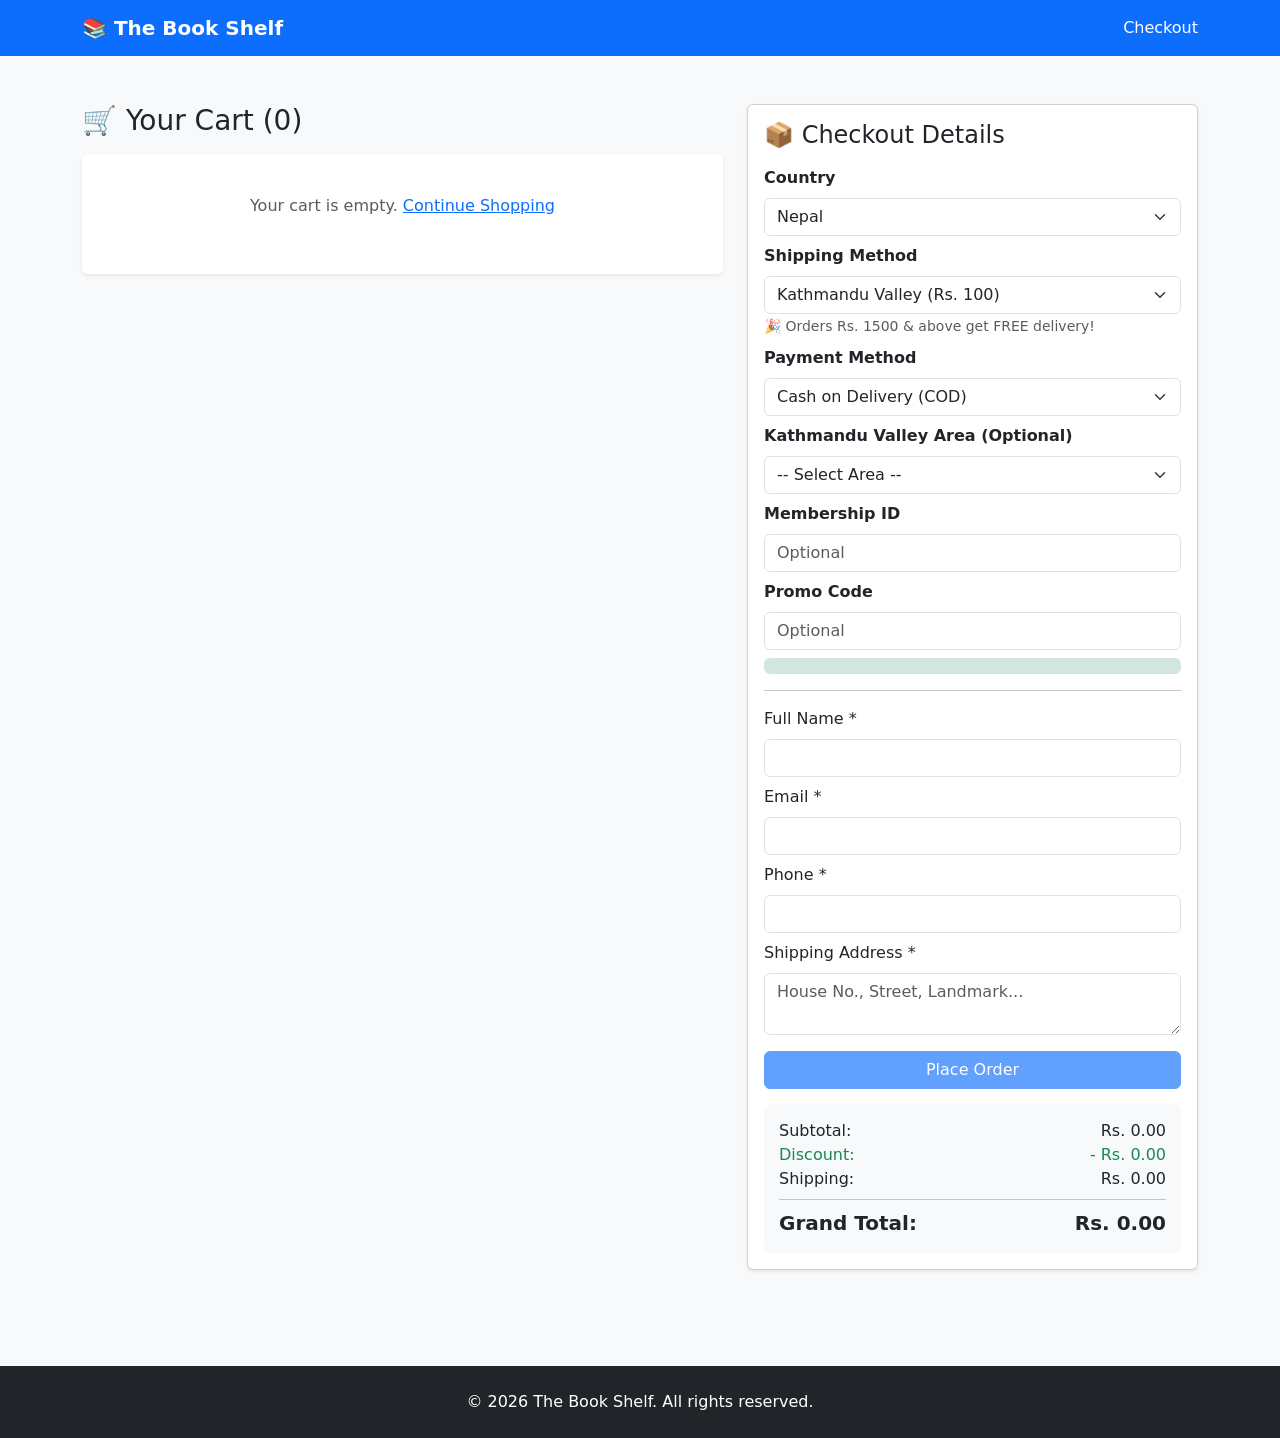
<file: checkout.html>
<!DOCTYPE html>
<html lang="en">
<head>
  <meta charset="UTF-8">
  <meta name="viewport" content="width=device-width, initial-scale=1.0">
  <title>Checkout - The Book Shelf</title>
  <link href="https://cdn.jsdelivr.net/npm/bootstrap@5.3.2/dist/css/bootstrap.min.css" rel="stylesheet">
  <style>
    body { font-family: system-ui, -apple-system, "Segoe UI", Roboto, sans-serif; background: #f8f9fa; }
    .cart-item { border-bottom: 1px solid #eee; padding: 15px 0; }
    .cart-item:last-child { border-bottom: none; }
    .qty-control { display: inline-flex; align-items: center; gap: 5px; }
    .qty-btn { width: 28px; height: 28px; padding: 0; display: flex; align-items: center; justify-content: center; }
    .order-summary { background: #f8f9fa; padding: 15px; border-radius: 8px; margin-top: 15px; }
    .free-shipping-badge { display: none; background: #198754; color: white; padding: 2px 8px; border-radius: 12px; font-size: 0.75em; margin-left: 8px; }
    #cartMsg, #formMsg { margin-top: 1rem; }
    .discount-banner { background: #d1e7dd; color: #0f5132; padding: 8px 12px; border-radius: 6px; margin-bottom: 10px; display: none; font-size: 0.9em; }
    .discount-banner.show { display: block; }
  </style>
</head>
<body>
  <nav class="navbar navbar-expand-lg navbar-dark bg-primary">
    <div class="container">
      <a class="navbar-brand fw-bold" href="index.html">📚 The Book Shelf</a>
      <span class="text-white">Checkout</span>
    </div>
  </nav>

  <main class="container py-5">
    <div class="row g-4">
      <!-- Cart Section -->
      <div class="col-lg-7">
        <h3 class="mb-3">🛒 Your Cart (<span id="cartCount">0</span>)</h3>
        <div id="cartItems" class="bg-white p-3 rounded shadow-sm"><p class="text-center text-muted py-4">Your cart is empty.</p></div>
      </div>

      <!-- Checkout Section -->
      <div class="col-lg-5">
        <div class="card shadow-sm">
          <div class="card-body">
            <h4 class="mb-3">📦 Checkout Details</h4>
            <form id="checkoutForm">
              <div class="mb-2"><label class="form-label fw-semibold">Country</label><select class="form-select" id="country" required></select></div>
              <div class="mb-2"><label class="form-label fw-semibold">Shipping Method <span class="free-shipping-badge" id="freeShipBadge">FREE</span></label>
                <select class="form-select" id="shippingMethod">
                  <option value="Home Delivery Kathmandu Valley|100">Kathmandu Valley (Rs. 100)</option>
                  <option value="Other Delivery Outside Valley|200">Outside Valley (Rs. 200)</option>
                </select>
                <small class="text-muted">🎉 Orders Rs. 1500 & above get FREE delivery!</small>
              </div>
              <div class="mb-2"><label class="form-label fw-semibold">Payment Method</label>
                <select class="form-select" id="paymentMethod" required>
                  <option value="Cash on Delivery (COD)">Cash on Delivery (COD)</option>
                  <option value="eSewa">eSewa</option><option value="Khalti">Khalti</option>
                </select>
              </div>
              <div class="mb-2"><label class="form-label fw-semibold">Kathmandu Valley Area (Optional)</label>
                <select class="form-select" id="kathmanduArea">
                  <option value="">-- Select Area --</option>
                  <option value="Kathmandu">Kathmandu</option><option value="Lalitpur">Lalitpur (Patan)</option>
                  <option value="Bhaktapur">Bhaktapur</option><option value="Kirtipur">Kirtipur</option>
                  <option value="Other">Other</option>
                </select>
              </div>
              <div class="mb-2"><label class="form-label fw-semibold">Membership ID</label><input type="text" class="form-control" id="membershipId" placeholder="Optional"></div>
              <div class="mb-2"><label class="form-label fw-semibold">Promo Code</label><input type="text" class="form-control" id="promoCode" placeholder="Optional"></div>
              <div id="discountBanner" class="discount-banner show mb-2"><span id="discountText" class="fw-bold"></span></div>
              <hr>
              <div class="mb-2"><label class="form-label">Full Name *</label><input type="text" class="form-control" id="name" required></div>
              <div class="mb-2"><label class="form-label">Email *</label><input type="email" class="form-control" id="email" required></div>
              <div class="mb-2"><label class="form-label">Phone *</label><input type="tel" class="form-control" id="phone" required></div>
              <div class="mb-3"><label class="form-label">Shipping Address *</label><textarea class="form-control" id="address" rows="2" placeholder="House No., Street, Landmark..." required></textarea></div>
              <div id="formMsg" class="alert d-none" role="alert"></div>
              <button type="submit" id="submitOrderBtn" class="btn btn-primary w-100" disabled>Place Order</button>
            </form>

            <!-- Live Summary -->
            <div class="order-summary">
              <div class="d-flex justify-content-between"><span>Subtotal:</span><span id="summarySubtotal">Rs. 0.00</span></div>
              <div class="d-flex justify-content-between text-success" id="discountRow" style="display:none;"><span>Discount:</span><span id="summaryDiscount">- Rs. 0.00</span></div>
              <div class="d-flex justify-content-between"><span>Shipping:</span><span id="summaryShipping">Rs. 0.00</span></div>
              <hr class="my-2">
              <div class="d-flex justify-content-between fw-bold fs-5"><span>Grand Total:</span><span id="summaryTotal">Rs. 0.00</span></div>
            </div>
          </div>
        </div>
      </div>
    </div>
  </main>

  <footer class="bg-dark text-white py-4 mt-5">
    <div class="container text-center"><p class="mb-0">&copy; 2026 The Book Shelf. All rights reserved.</p></div>
  </footer>

  <script src="https://cdn.jsdelivr.net/npm/bootstrap@5.3.2/dist/js/bootstrap.bundle.min.js"></script>
  <script>
    const APPS_SCRIPT_URL = 'https://script.google.com/macros/s/AKfycbzUVU5MGcG_TgjryNlG5SidTEmJ_ywFzwy2-cy24pEldFVrx8gHWxF-iKmsdAsq32lQkA/exec';
    let memDiscount = 0; let promoDiscount = 0;
    let cart = JSON.parse(localStorage.getItem('bookshelf_cart')) || [];

    function toRawNumber(val) { if (val === null || val === undefined || val === '') return 0; const match = String(val).match(/(\d+\.?\d*)/); return match ? parseFloat(match[1]) : 0; }

    document.addEventListener('DOMContentLoaded', () => {
      // Populate Countries
      const countries = ["Nepal","India","China","Pakistan","Bangladesh","Sri Lanka","Maldives","Bhutan","Afghanistan"]; // Simplified for checkout
      const sel = document.getElementById('country');
      countries.forEach(c => { let opt = document.createElement('option'); opt.value = c; opt.textContent = c; if(c==='Nepal') opt.selected=true; sel.appendChild(opt); });

      updateCartUI();
      document.getElementById('shippingMethod').addEventListener('change', updateTotals);
      document.getElementById('kathmanduArea').addEventListener('change', function() {
        const val = this.value; const addr = document.getElementById('address');
        if(val && val!=='Other' && !addr.value.trim()) addr.value = val + ', Kathmandu Valley, Nepal\n';
      });
      setupDiscountLookups(); setupCheckout();
    });

    function updateCartUI() {
      document.getElementById('cartCount').textContent = cart.reduce((s,i)=>s+i.qty,0);
      const c = document.getElementById('cartItems');
      if(cart.length===0) { c.innerHTML='<p class="text-center text-muted py-4">Your cart is empty. <a href="index.html">Continue Shopping</a></p>'; document.getElementById('submitOrderBtn').disabled=true; return; }
      document.getElementById('submitOrderBtn').disabled=false;
      c.innerHTML = cart.map((it, idx) => `
        <div class="cart-item d-flex align-items-center justify-content-between">
          <div class="d-flex align-items-center"><img src="${it.img||'https://via.placeholder.com/50x70'}" style="width:45px;height:60px;object-fit:cover;border-radius:4px;margin-right:12px;"><div><strong>${it.title}</strong><br><small class="text-muted">Rs. ${toRawNumber(it.price).toFixed(2)}</small></div></div>
          <div class="qty-control"><button class="btn btn-outline-secondary btn-sm" onclick="changeQty(${idx},-1)">-</button><span class="mx-2">${it.qty}</span><button class="btn btn-outline-secondary btn-sm" onclick="changeQty(${idx},1)">+</button><button class="btn btn-outline-danger btn-sm ms-2" onclick="removeItem(${idx})">🗑️</button></div>
        </div>`).join('');
      updateTotals();
    }

    window.changeQty = (i,d) => { cart[i].qty+=d; if(cart[i].qty<=0)cart.splice(i,1); localStorage.setItem('bookshelf_cart',JSON.stringify(cart)); updateCartUI(); }
    window.removeItem = (i) => { cart.splice(i,1); localStorage.setItem('bookshelf_cart',JSON.stringify(cart)); updateCartUI(); }

    function updateTotals() {
      const sub = cart.reduce((s,it)=>s+(toRawNumber(it.price)*it.qty),0);
      const discPct = Math.min(memDiscount+promoDiscount,100);
      const discAmt = Math.round(sub*(discPct/100)*100)/100;
      const afterDisc = sub - discAmt;
      let ship = afterDisc >= 1500 ? 0 : toRawNumber(document.getElementById('shippingMethod').value.split('|')[1]);
      if(afterDisc>=1500) document.getElementById('freeShipBadge').style.display='inline-block'; else document.getElementById('freeShipBadge').style.display='none';
      const total = Math.round((afterDisc+ship)*100)/100;

      document.getElementById('summarySubtotal').textContent = `Rs. ${sub.toFixed(2)}`;
      document.getElementById('summaryDiscount').textContent = `- Rs. ${discAmt.toFixed(2)} (${discPct}%)`;
      document.getElementById('discountRow').style.display = discAmt>0?'flex':'none';
      document.getElementById('summaryShipping').textContent = ship===0?'FREE 🎉':`Rs. ${ship.toFixed(2)}`;
      document.getElementById('summaryTotal').textContent = `Rs. ${total.toFixed(2)}`;
    }

    function setupDiscountLookups() {
      let deb;
      const check = (t, id) => {
        document.getElementById(id).addEventListener('input', e=>{
          clearTimeout(deb); const v=e.target.value.trim();
          if(!v){ if(t==='m')memDiscount=0; else promoDiscount=0; updateDiscUI(); updateTotals(); return; }
          deb=setTimeout(async()=>{
            try{ const r=await fetch(APPS_SCRIPT_URL,{method:'POST',body:JSON.stringify({action:t==='m'?'get_membership':'get_promo',[t==='m'?'membershipId':'promoCode']:v}),headers:{'Content-Type':'text/plain'}}); const j=await r.json();
              if(j.status==='success'){ const d=toRawNumber(j.data.discountPercent); const n=d<=1?d*100:d; if(t==='m')memDiscount=n; else promoDiscount=n; }
              else{ if(t==='m')memDiscount=0; else promoDiscount=0; }
            }catch{ if(t==='m')memDiscount=0; else promoDiscount=0; }
            finally{ updateDiscUI(); updateTotals(); }
          },500);
        });
      };
      check('m','membershipId'); check('p','promoCode');
    }
    function updateDiscUI(){ const b=document.getElementById('discountBanner'); const t=document.getElementById('discountText'); const l=[]; if(memDiscount>0)l.push(`✅ Membership: ${memDiscount}%`); if(promoDiscount>0)l.push(`✅ Promo: ${promoDiscount}%`); if(l.length>0){t.innerHTML=l.join('<br>');b.classList.add('show');}else b.classList.remove('show'); }

    function setupCheckout() {
      document.getElementById('checkoutForm').addEventListener('submit', async e=>{
        e.preventDefault(); const btn=document.getElementById('submitOrderBtn'); btn.disabled=true; btn.textContent='Processing...'; hideMsg('formMsg');
        if(document.getElementById('country').value!=='Nepal'){ showMsg('formMsg','⚠️ We only deliver to Nepal.','warning'); resetBtn(btn); return; }
        if(cart.length===0){ showMsg('formMsg','⚠️ Cart empty.','warning'); resetBtn(btn); return; }
        const shipOpt=document.getElementById('shippingMethod').value.split('|');
        const sub=cart.reduce((s,it)=>s+(toRawNumber(it.price)*it.qty),0);
        const discPct=Math.min(memDiscount+promoDiscount,100); const afterDisc=Math.round(sub*(1-discPct/100)*100)/100;
        let ship=afterDisc>=1500?0:toRawNumber(shipOpt[1]);
        const total=Math.round((afterDisc+ship)*100)/100;
        const data={ action:'place_order', name:document.getElementById('name').value.trim(), email:document.getElementById('email').value.trim(), phone:document.getElementById('phone').value.trim(), address:document.getElementById('address').value.trim(), country:'Nepal', shippingMethod:shipOpt[0], shippingCharge:ship, paymentMethod:document.getElementById('paymentMethod').value, items:cart.map(i=>({id:i.id,title:i.title,price:toRawNumber(i.price),qty:i.qty})), membershipId:document.getElementById('membershipId').value.trim()||'None', memberDiscount:memDiscount, promoCode:document.getElementById('promoCode').value.trim()||'None', promoDiscount:promoDiscount };
        if(!data.name||!data.email||!data.phone||!data.address){ showMsg('formMsg','⚠️ Fill all fields','warning'); resetBtn(btn); return; }
        try{
          const r=await fetch(APPS_SCRIPT_URL,{method:'POST',body:JSON.stringify(data),headers:{'Content-Type':'text/plain'}}); const j=await r.json();
          if(j.status==='success'){ showMsg('formMsg',`✅ Order placed: ${j.orderId}<br>📧 Email sent! Redirecting...`, 'success'); cart=[]; localStorage.setItem('bookshelf_cart',JSON.stringify(cart)); setTimeout(()=>window.location.href='index.html', 2500); }
          else throw new Error(j.message);
        }catch(err){ showMsg('formMsg',`❌ ${err.message}`,'danger'); } finally{ resetBtn(btn); }
      });
    }
    function resetBtn(b){ b.disabled=false; b.textContent='Place Order'; }
    function showMsg(id,m,t){ const e=document.getElementById(id); e.innerHTML=m; e.className=`alert alert-${t} show`; e.classList.remove('d-none'); }
    function hideMsg(id){ document.getElementById(id).className='alert d-none'; }
  </script>
</body>
</html>
</file>
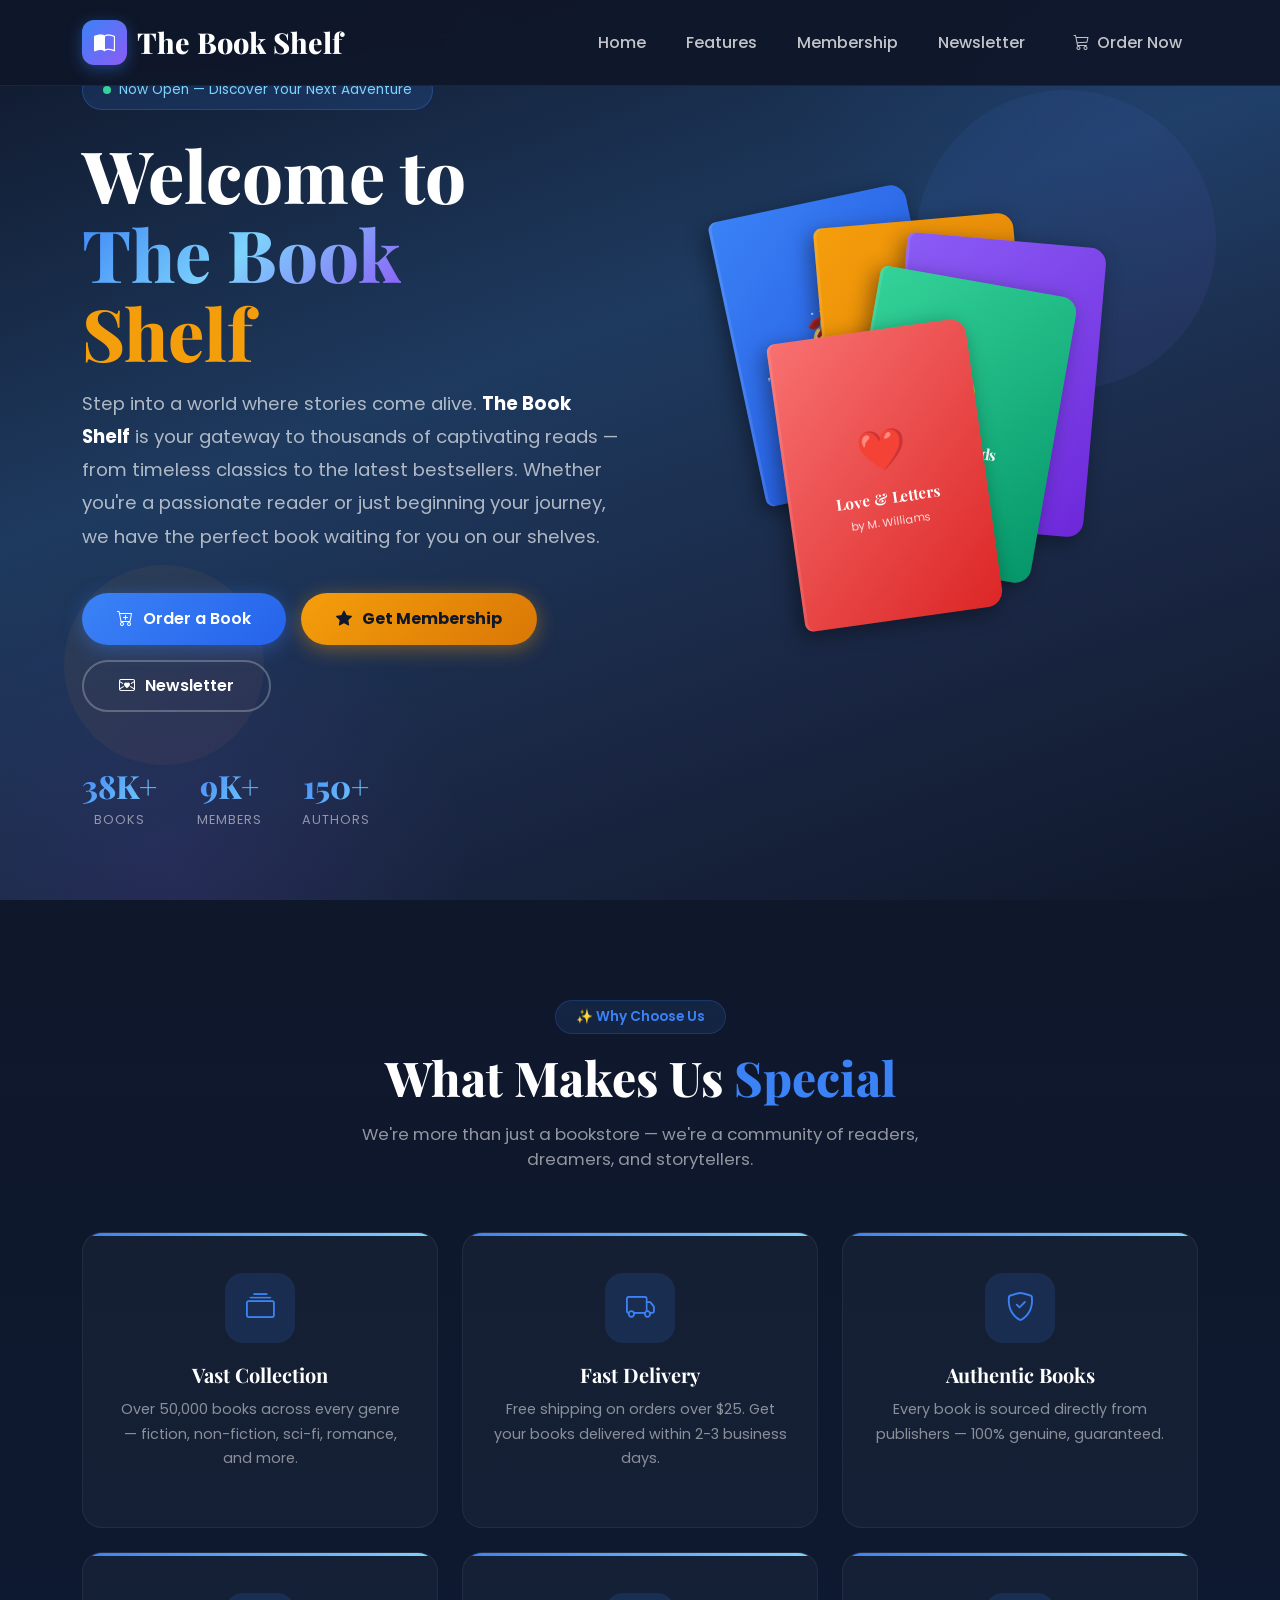
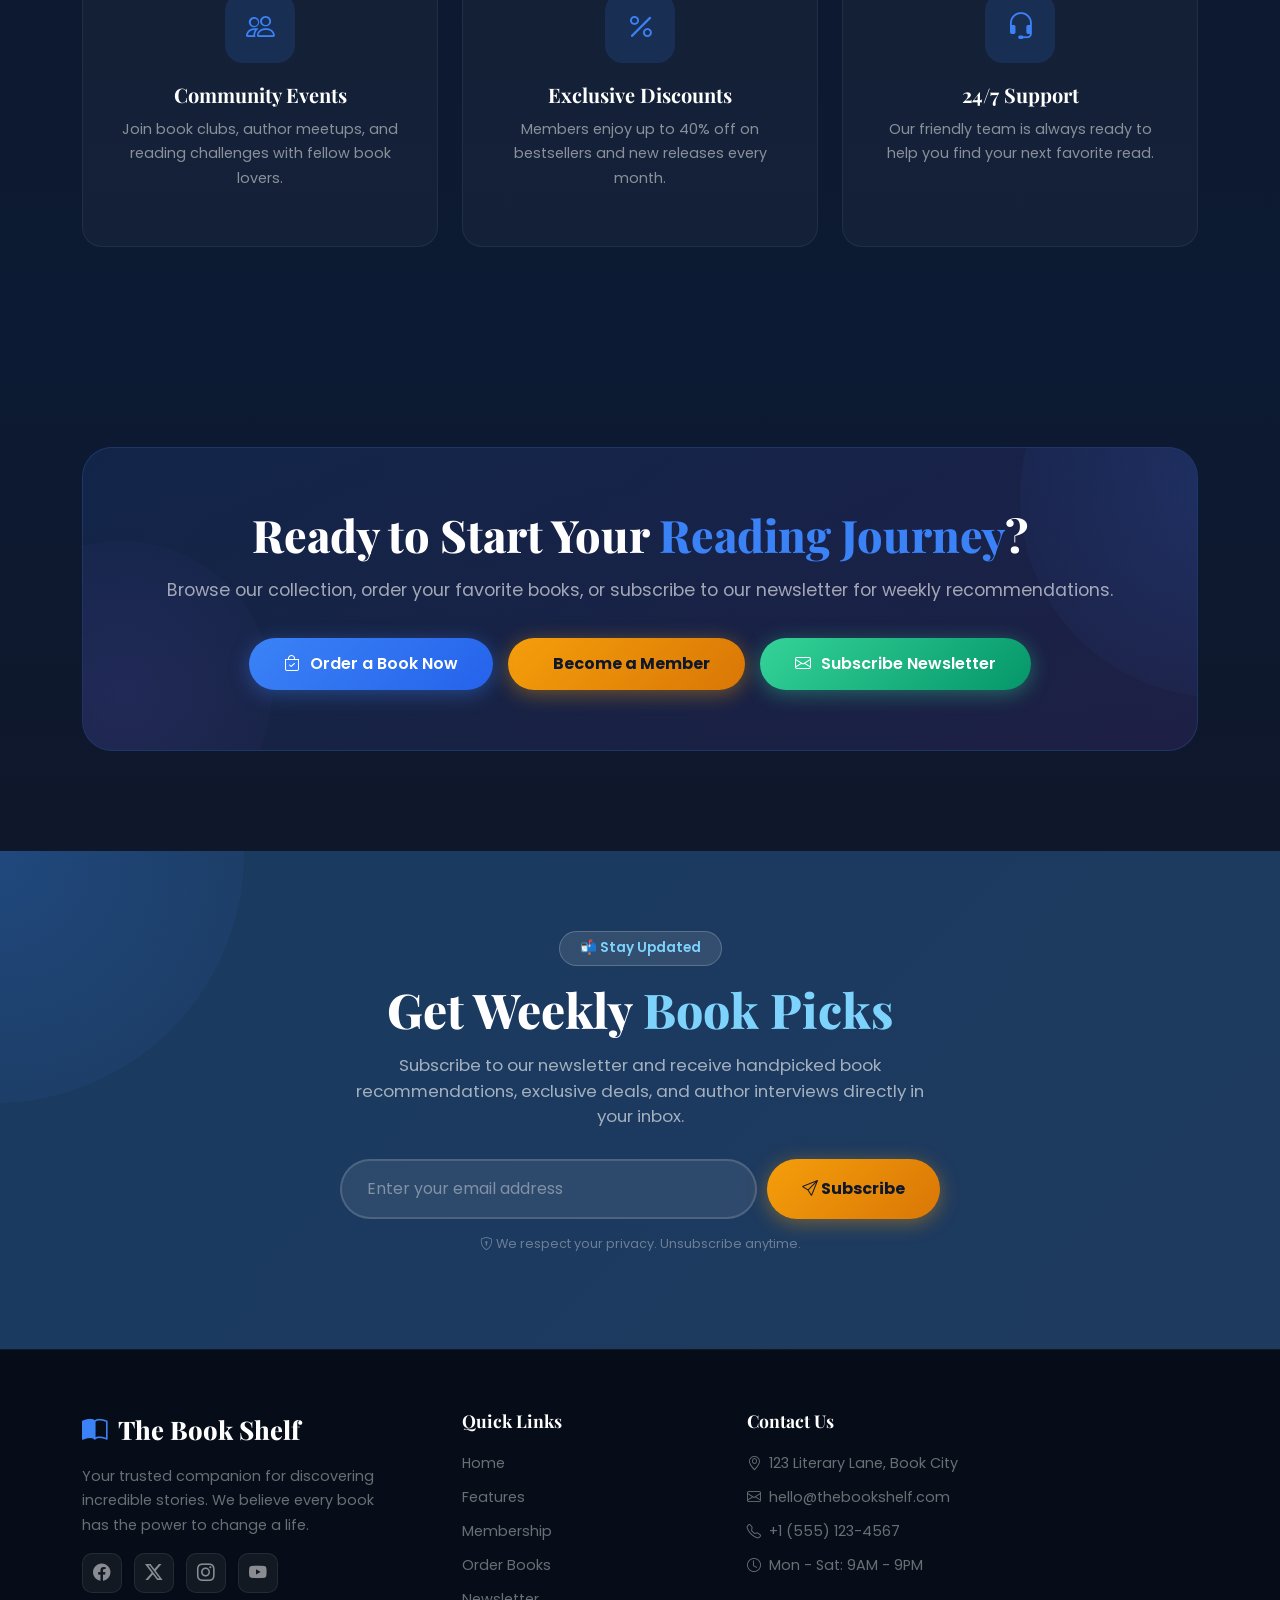
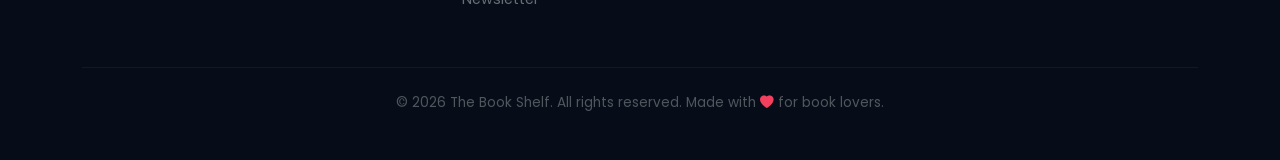
<file: index2.html>
<!DOCTYPE html>
<html lang="en">
<head>
    <meta charset="UTF-8">
    <meta name="viewport" content="width=device-width, initial-scale=1.0">
    <title>The Book Shelf</title>
    <link href="https://cdn.jsdelivr.net/npm/bootstrap@5.3.0/dist/css/bootstrap.min.css" rel="stylesheet">
    <link href="https://cdn.jsdelivr.net/npm/bootstrap-icons@1.10.5/font/bootstrap-icons.css" rel="stylesheet">
    <link href="https://fonts.googleapis.com/css2?family=Playfair+Display:wght@400;600;700;800&family=Poppins:wght@300;400;500;600;700&display=swap" rel="stylesheet">
    <style>
        :root {
            --primary-blue: #1a3a5f; --accent-blue: #3b82f6; --light-blue: #dbeafe;
            --sky-blue: #7dd3fc; --gold: #f59e0b; --coral: #f87171; --emerald: #34d399;
            --violet: #8b5cf6; --rose: #f43f5e; --dark: #0f172a;
        }
        * { margin: 0; padding: 0; box-sizing: border-box; }
        body { font-family: 'Poppins', sans-serif; overflow-x: hidden; background: var(--dark); color: #fff; }
        h1, h2, h3, h4, h5 { font-family: 'Playfair Display', serif; }

        /* NAVBAR */
        .navbar {
            background: rgba(15, 23, 42, 0.95); backdrop-filter: blur(20px);
            padding: 15px 0; border-bottom: 1px solid rgba(59, 130, 246, 0.15);
            transition: all 0.4s ease; z-index: 1000;
        }
        .navbar.scrolled { padding: 10px 0; box-shadow: 0 4px 30px rgba(59, 130, 246, 0.2); }
        .navbar-brand {
            font-family: 'Playfair Display', serif; font-weight: 800; font-size: 1.8rem;
            color: #fff !important; display: flex; align-items: center; gap: 10px;
        }
        .navbar-brand .brand-icon {
            width: 45px; height: 45px; background: linear-gradient(135deg, var(--accent-blue), var(--violet));
            border-radius: 12px; display: flex; align-items: center; justify-content: center;
            font-size: 1.3rem; box-shadow: 0 4px 15px rgba(59, 130, 246, 0.4);
        }
        .nav-link {
            color: rgba(255,255,255,0.75) !important; font-weight: 500; margin: 0 8px;
            position: relative; transition: all 0.3s ease;
        }
        .nav-link:hover { color: var(--sky-blue) !important; }
        .nav-link::after {
            content: ''; position: absolute; bottom: -2px; left: 50%;
            transform: translateX(-50%); width: 0; height: 2px;
            background: linear-gradient(90deg, var(--accent-blue), var(--violet));
            border-radius: 2px; transition: width 0.3s ease;
        }
        .nav-link:hover::after { width: 80%; }
        .nav-btn {
            background: linear-gradient(135deg, var(--accent-blue), var(--violet));
            color: #fff !important; border: none; padding: 8px 24px !important;
            border-radius: 50px; font-weight: 600;
            transition: all 0.3s ease; box-shadow: 0 4px 15px rgba(59, 130, 246, 0.3);
        }
        .nav-btn:hover { transform: translateY(-2px); box-shadow: 0 6px 25px rgba(59, 130, 246, 0.5); }

        /* HERO */
        .hero-section {
            min-height: 100vh; display: flex; align-items: center;
            position: relative; overflow: hidden;
            background: linear-gradient(160deg, #0f172a 0%, #1e3a5f 40%, #1a2744 70%, #0f172a 100%);
        }
        .hero-section::before {
            content: ''; position: absolute; top: -50%; right: -20%;
            width: 800px; height: 800px;
            background: radial-gradient(circle, rgba(59,130,246,0.12) 0%, transparent 70%);
            border-radius: 50%; animation: pulse 8s ease-in-out infinite;
        }
        .hero-section::after {
            content: ''; position: absolute; bottom: -30%; left: -10%;
            width: 600px; height: 600px;
            background: radial-gradient(circle, rgba(139,92,246,0.1) 0%, transparent 70%);
            border-radius: 50%; animation: pulse 10s ease-in-out infinite reverse;
        }
        @keyframes pulse { 0%, 100% { transform: scale(1); opacity: 0.5; } 50% { transform: scale(1.2); opacity: 1; } }

        .floating-books { position: absolute; width: 100%; height: 100%; pointer-events: none; overflow: hidden; }
        .floating-book {
            position: absolute; font-size: 2rem; opacity: 0.08;
            animation: floatUp linear infinite;
        }
        @keyframes floatUp {
            0% { transform: translateY(100vh) rotate(0deg); opacity: 0; }
            10% { opacity: 0.08; } 90% { opacity: 0.08; }
            100% { transform: translateY(-100px) rotate(360deg); opacity: 0; }
        }

        .hero-content { position: relative; z-index: 2; }
        .hero-badge {
            display: inline-flex; align-items: center; gap: 8px;
            background: rgba(59, 130, 246, 0.15); border: 1px solid rgba(59, 130, 246, 0.3);
            padding: 8px 20px; border-radius: 50px; font-size: 0.85rem;
            color: var(--sky-blue); margin-bottom: 25px; animation: fadeInUp 0.8s ease forwards;
        }
        .hero-badge .dot {
            width: 8px; height: 8px; background: var(--emerald);
            border-radius: 50%; animation: blink 1.5s ease-in-out infinite;
        }
        @keyframes blink { 0%, 100% { opacity: 1; } 50% { opacity: 0.3; } }

        .hero-title {
            font-size: 4.5rem; font-weight: 800; line-height: 1.1;
            margin-bottom: 15px; animation: fadeInUp 0.8s ease 0.2s forwards; opacity: 0;
        }
        .hero-title .highlight {
            background: linear-gradient(135deg, var(--accent-blue), var(--sky-blue), var(--violet));
            -webkit-background-clip: text; -webkit-text-fill-color: transparent;
            background-clip: text;
        }
        .hero-title .accent { color: var(--gold); -webkit-text-fill-color: var(--gold); }

        .hero-subtitle {
            font-size: 1.15rem; color: rgba(255,255,255,0.65);
            line-height: 1.8; max-width: 540px; margin-bottom: 40px;
            animation: fadeInUp 0.8s ease 0.4s forwards; opacity: 0;
        }

        .hero-buttons {
            display: flex; gap: 15px; flex-wrap: wrap;
            animation: fadeInUp 0.8s ease 0.6s forwards; opacity: 0;
        }
        @keyframes fadeInUp {
            from { opacity: 0; transform: translateY(30px); }
            to { opacity: 1; transform: translateY(0); }
        }

        .btn-primary-custom {
            background: linear-gradient(135deg, var(--accent-blue), #2563eb);
            color: #fff; border: none; padding: 14px 35px;
            border-radius: 50px; font-weight: 600; font-size: 1rem;
            display: inline-flex; align-items: center; gap: 10px;
            transition: all 0.4s ease; box-shadow: 0 4px 20px rgba(59, 130, 246, 0.4);
            text-decoration: none; position: relative; overflow: hidden;
        }
        .btn-primary-custom::before {
            content: ''; position: absolute; top: 0; left: -100%;
            width: 100%; height: 100%;
            background: linear-gradient(90deg, transparent, rgba(255,255,255,0.2), transparent);
            transition: left 0.5s ease;
        }
        .btn-primary-custom:hover::before { left: 100%; }
        .btn-primary-custom:hover {
            transform: translateY(-3px);
            box-shadow: 0 8px 30px rgba(59, 130, 246, 0.6); color: #fff;
        }

        .btn-secondary-custom {
            background: transparent; color: #fff;
            border: 2px solid rgba(255,255,255,0.25);
            padding: 12px 35px; border-radius: 50px;
            font-weight: 600; font-size: 1rem;
            display: inline-flex; align-items: center; gap: 10px;
            transition: all 0.4s ease; text-decoration: none;
        }
        .btn-secondary-custom:hover {
            background: rgba(255,255,255,0.1); border-color: var(--sky-blue);
            color: var(--sky-blue); transform: translateY(-3px);
        }

        .btn-gold {
            background: linear-gradient(135deg, var(--gold), #d97706);
            color: var(--dark); border: none; padding: 14px 35px;
            border-radius: 50px; font-weight: 700; font-size: 1rem;
            display: inline-flex; align-items: center; gap: 10px;
            transition: all 0.4s ease;
            box-shadow: 0 4px 20px rgba(245, 158, 11, 0.4);
            text-decoration: none;
        }
        .btn-gold:hover {
            transform: translateY(-3px);
            box-shadow: 0 8px 30px rgba(245, 158, 11, 0.6); color: var(--dark);
        }

        .hero-visual {
            position: relative; z-index: 2;
            animation: fadeInUp 1s ease 0.4s forwards; opacity: 0;
        }
        .book-stack { position: relative; width: 380px; height: 500px; margin: 0 auto; }
        .book-3d {
            position: absolute; width: 200px; height: 290px;
            border-radius: 8px 16px 16px 8px;
            box-shadow: -5px 5px 20px rgba(0,0,0,0.4), inset 3px 0 0 rgba(255,255,255,0.1);
            transition: all 0.5s ease;
            display: flex; flex-direction: column;
            justify-content: center; align-items: center; padding: 20px; text-align: center;
        }
        .book-3d:nth-child(1) { background: linear-gradient(135deg, #3b82f6, #1d4ed8); top: 0; left: 0; transform: rotate(-12deg); z-index: 1; }
        .book-3d:nth-child(2) { background: linear-gradient(135deg, #f59e0b, #d97706); top: 20px; left: 90px; transform: rotate(-5deg); z-index: 2; }
        .book-3d:nth-child(3) { background: linear-gradient(135deg, #8b5cf6, #6d28d9); top: 40px; left: 160px; transform: rotate(5deg); z-index: 3; }
        .book-3d:nth-child(4) { background: linear-gradient(135deg, #34d399, #059669); top: 80px; left: 120px; transform: rotate(10deg); z-index: 4; }
        .book-3d:nth-child(5) { background: linear-gradient(135deg, #f87171, #dc2626); top: 130px; left: 50px; transform: rotate(-8deg); z-index: 5; }
        .book-3d .book-icon { font-size: 2.5rem; margin-bottom: 10px; }
        .book-3d .book-title { font-family: 'Playfair Display', serif; font-size: 0.95rem; font-weight: 700; line-height: 1.3; margin-bottom: 5px; }
        .book-3d .book-author { font-size: 0.7rem; opacity: 0.8; font-family: 'Poppins', sans-serif; }
        .book-stack:hover .book-3d:nth-child(1) { transform: rotate(-18deg) translateX(-20px); }
        .book-stack:hover .book-3d:nth-child(2) { transform: rotate(-8deg) translateY(-10px); }
        .book-stack:hover .book-3d:nth-child(3) { transform: rotate(12deg) translateX(20px); }
        .book-stack:hover .book-3d:nth-child(4) { transform: rotate(18deg) translateX(10px) translateY(10px); }
        .book-stack:hover .book-3d:nth-child(5) { transform: rotate(-15deg) translateY(15px); }

        .float-element { position: absolute; border-radius: 50%; z-index: 1; }
        .float-element.el-1 {
            width: 300px; height: 300px;
            background: linear-gradient(135deg, rgba(59,130,246,0.08), rgba(139,92,246,0.08));
            top: 10%; right: 5%; animation: float 6s ease-in-out infinite;
        }
        .float-element.el-2 {
            width: 200px; height: 200px;
            background: linear-gradient(135deg, rgba(245,158,11,0.06), rgba(248,113,113,0.06));
            bottom: 15%; left: 5%; animation: float 8s ease-in-out infinite reverse;
        }
        @keyframes float { 0%, 100% { transform: translateY(0px); } 50% { transform: translateY(-20px); } }

        .stats-bar {
            display: flex; gap: 40px; margin-top: 50px;
            animation: fadeInUp 0.8s ease 0.8s forwards; opacity: 0;
        }
        .stat-item { text-align: center; }
        .stat-number {
            font-family: 'Playfair Display', serif; font-size: 2rem; font-weight: 800;
            background: linear-gradient(135deg, var(--accent-blue), var(--sky-blue));
            -webkit-background-clip: text; -webkit-text-fill-color: transparent;
            background-clip: text;
        }
        .stat-label { font-size: 0.8rem; color: rgba(255,255,255,0.5); text-transform: uppercase; letter-spacing: 1px; }

        /* FEATURES */
        .features-section {
            padding: 100px 0; background: linear-gradient(180deg, var(--dark), #0c1a33);
            position: relative;
        }
        .section-header { text-align: center; margin-bottom: 60px; }
        .section-tag {
            display: inline-block; background: rgba(59, 130, 246, 0.12);
            color: var(--accent-blue); padding: 6px 20px; border-radius: 50px;
            font-size: 0.85rem; font-weight: 600; margin-bottom: 15px;
            border: 1px solid rgba(59, 130, 246, 0.2);
        }
        .section-title { font-size: 3rem; font-weight: 800; margin-bottom: 15px; }
        .section-desc { color: rgba(255,255,255,0.55); max-width: 600px; margin: 0 auto; font-size: 1.05rem; }

        .feature-card {
            background: rgba(255,255,255,0.03); border: 1px solid rgba(255,255,255,0.06);
            border-radius: 20px; padding: 40px 30px; text-align: center;
            transition: all 0.4s ease; position: relative; overflow: hidden; height: 100%;
        }
        .feature-card::before {
            content: ''; position: absolute; top: 0; left: 0; right: 0; height: 3px;
            border-radius: 20px 20px 0 0; transition: height 0.4s ease;
        }
        .feature-card:nth-child(1)::before { background: linear-gradient(90deg, var(--accent-blue), var(--sky-blue)); }
        .feature-card:nth-child(2)::before { background: linear-gradient(90deg, var(--gold), #fbbf24); }
        .feature-card:nth-child(3)::before { background: linear-gradient(90deg, var(--violet), #a78bfa); }
        .feature-card:nth-child(4)::before { background: linear-gradient(90deg, var(--emerald), #6ee7b7); }
        .feature-card:nth-child(5)::before { background: linear-gradient(90deg, var(--coral), #fca5a5); }
        .feature-card:nth-child(6)::before { background: linear-gradient(90deg, var(--rose), #fb7185); }
        .feature-card:hover {
            transform: translateY(-10px); background: rgba(255,255,255,0.06);
            border-color: rgba(255,255,255,0.12); box-shadow: 0 20px 40px rgba(0,0,0,0.3);
        }
        .feature-card:hover::before { height: 4px; }
        .feature-icon {
            width: 70px; height: 70px; border-radius: 18px;
            display: flex; align-items: center; justify-content: center;
            font-size: 1.8rem; margin: 0 auto 20px; transition: all 0.4s ease;
        }
        .feature-card:nth-child(1) .feature-icon { background: rgba(59,130,246,0.15); color: var(--accent-blue); }
        .feature-card:nth-child(2) .feature-icon { background: rgba(245,158,11,0.15); color: var(--gold); }
        .feature-card:nth-child(3) .feature-icon { background: rgba(139,92,246,0.15); color: var(--violet); }
        .feature-card:nth-child(4) .feature-icon { background: rgba(52,211,153,0.15); color: var(--emerald); }
        .feature-card:nth-child(5) .feature-icon { background: rgba(248,113,113,0.15); color: var(--coral); }
        .feature-card:nth-child(6) .feature-icon { background: rgba(244,63,94,0.15); color: var(--rose); }
        .feature-card:hover .feature-icon { transform: scale(1.1) rotate(5deg); }
        .feature-title { font-size: 1.25rem; font-weight: 700; margin-bottom: 10px; font-family: 'Playfair Display', serif; }
        .feature-desc { color: rgba(255,255,255,0.5); font-size: 0.9rem; line-height: 1.7; }

        /* CTA */
        .cta-section { padding: 100px 0; background: linear-gradient(180deg, #0c1a33, var(--dark)); position: relative; }
        .cta-card {
            background: linear-gradient(135deg, rgba(59,130,246,0.12), rgba(139,92,246,0.12));
            border: 1px solid rgba(59,130,246,0.2); border-radius: 30px;
            padding: 60px; position: relative; overflow: hidden;
        }
        .cta-card::before {
            content: ''; position: absolute; top: -50%; right: -20%;
            width: 400px; height: 400px;
            background: radial-gradient(circle, rgba(59,130,246,0.15), transparent);
            border-radius: 50%;
        }
        .cta-card::after {
            content: ''; position: absolute; bottom: -30%; left: -10%;
            width: 300px; height: 300px;
            background: radial-gradient(circle, rgba(139,92,246,0.1), transparent);
            border-radius: 50%;
        }
        .cta-title { font-size: 2.8rem; font-weight: 800; margin-bottom: 15px; position: relative; z-index: 1; }
        .cta-desc { color: rgba(255,255,255,0.6); font-size: 1.1rem; margin-bottom: 35px; position: relative; z-index: 1; }
        .cta-buttons { display: flex; gap: 15px; flex-wrap: wrap; position: relative; z-index: 1; }

        .btn-newsletter {
            background: linear-gradient(135deg, var(--emerald), #059669);
            color: #fff; border: none; padding: 14px 35px; border-radius: 50px;
            font-weight: 600; font-size: 1rem; display: inline-flex;
            align-items: center; gap: 10px; transition: all 0.4s ease;
            box-shadow: 0 4px 20px rgba(52, 211, 153, 0.4);
            text-decoration: none; position: relative; overflow: hidden;
        }
        .btn-newsletter::before {
            content: ''; position: absolute; top: 0; left: -100%;
            width: 100%; height: 100%;
            background: linear-gradient(90deg, transparent, rgba(255,255,255,0.2), transparent);
            transition: left 0.5s ease;
        }
        .btn-newsletter:hover::before { left: 100%; }
        .btn-newsletter:hover {
            transform: translateY(-3px);
            box-shadow: 0 8px 30px rgba(52, 211, 153, 0.6); color: #fff;
        }

        /* NEWSLETTER */
        .newsletter-section {
            padding: 80px 0; background: linear-gradient(135deg, var(--primary-blue), #1e3a5f);
            position: relative; overflow: hidden;
        }
        .newsletter-section::before {
            content: ''; position: absolute; top: -50%; left: -20%;
            width: 500px; height: 500px;
            background: radial-gradient(circle, rgba(59,130,246,0.2), transparent);
            border-radius: 50%;
        }
        .newsletter-form { max-width: 600px; margin: 0 auto; position: relative; z-index: 1; }
        .newsletter-input-group { display: flex; gap: 10px; margin-top: 30px; }
        .newsletter-input {
            flex: 1; padding: 16px 25px; border-radius: 50px;
            border: 2px solid rgba(255,255,255,0.15);
            background: rgba(255,255,255,0.08); color: #fff;
            font-size: 1rem; font-family: 'Poppins', sans-serif;
            transition: all 0.3s ease;
        }
        .newsletter-input::placeholder { color: rgba(255,255,255,0.4); }
        .newsletter-input:focus {
            outline: none; border-color: var(--accent-blue);
            background: rgba(255,255,255,0.12);
            box-shadow: 0 0 20px rgba(59,130,246,0.2);
        }
        .btn-subscribe {
            background: linear-gradient(135deg, var(--gold), #d97706);
            color: var(--dark); border: none; padding: 16px 35px;
            border-radius: 50px; font-weight: 700; font-size: 1rem;
            display: inline-flex; align-items: center; gap: 8px;
            transition: all 0.4s ease; white-space: nowrap;
            box-shadow: 0 4px 20px rgba(245,158,11,0.4);
            cursor: pointer;
        }
        .btn-subscribe:hover:not(:disabled) {
            transform: translateY(-2px);
            box-shadow: 0 8px 30px rgba(245,158,11,0.6); color: var(--dark);
        }
        .btn-subscribe:disabled {
            opacity: 0.7; cursor: not-allowed;
        }
        .newsletter-message {
            margin-top: 15px; padding: 12px 20px; border-radius: 12px;
            font-size: 0.9rem; display: none;
        }
        .newsletter-message.show { display: block; animation: fadeInUp 0.4s ease; }
        .newsletter-message.success {
            background: rgba(52, 211, 153, 0.15); border: 1px solid rgba(52, 211, 153, 0.3);
            color: var(--emerald);
        }
        .newsletter-message.error {
            background: rgba(244, 63, 94, 0.15); border: 1px solid rgba(244, 63, 94, 0.3);
            color: var(--rose);
        }
        .newsletter-message.warning {
            background: rgba(245, 158, 11, 0.15); border: 1px solid rgba(245, 158, 11, 0.3);
            color: var(--gold);
        }

        /* FOOTER */
        .footer { padding: 60px 0 30px; background: #060d18; border-top: 1px solid rgba(255,255,255,0.05); }
        .footer-brand {
            font-family: 'Playfair Display', serif; font-size: 1.6rem;
            font-weight: 800; color: #fff; display: flex;
            align-items: center; gap: 10px; margin-bottom: 15px;
        }
        .footer-desc { color: rgba(255,255,255,0.4); font-size: 0.9rem; line-height: 1.7; max-width: 300px; }
        .footer-title { font-family: 'Playfair Display', serif; font-size: 1.1rem; font-weight: 700; margin-bottom: 20px; color: #fff; }
        .footer-links { list-style: none; padding: 0; }
        .footer-links li { margin-bottom: 10px; }
        .footer-links a {
            color: rgba(255,255,255,0.4); text-decoration: none;
            font-size: 0.9rem; transition: all 0.3s ease;
        }
        .footer-links a:hover { color: var(--sky-blue); padding-left: 5px; }
        .social-links { display: flex; gap: 12px; }
        .social-link {
            width: 40px; height: 40px; border-radius: 10px;
            display: flex; align-items: center; justify-content: center;
            background: rgba(255,255,255,0.05); color: rgba(255,255,255,0.5);
            font-size: 1.1rem; transition: all 0.3s ease;
            border: 1px solid rgba(255,255,255,0.08);
        }
        .social-link:hover {
            background: var(--accent-blue); color: #fff;
            transform: translateY(-3px); border-color: var(--accent-blue);
        }
        .footer-bottom {
            border-top: 1px solid rgba(255,255,255,0.05);
            padding-top: 25px; margin-top: 40px; text-align: center;
            color: rgba(255,255,255,0.3); font-size: 0.85rem;
        }

        /* SCROLL ANIMATIONS */
        .reveal { opacity: 0; transform: translateY(40px); transition: all 0.8s cubic-bezier(0.4, 0, 0.2, 1); }
        .reveal.active { opacity: 1; transform: translateY(0); }

        /* SCROLL TO TOP */
        .scroll-top {
            position: fixed; bottom: 30px; right: 30px;
            width: 50px; height: 50px;
            background: linear-gradient(135deg, var(--accent-blue), var(--violet));
            border: none; border-radius: 15px; color: #fff;
            font-size: 1.2rem; display: flex; align-items: center;
            justify-content: center; cursor: pointer;
            opacity: 0; visibility: hidden; transition: all 0.4s ease;
            box-shadow: 0 4px 15px rgba(59,130,246,0.4); z-index: 999;
        }
        .scroll-top.visible { opacity: 1; visibility: visible; }
        .scroll-top:hover { transform: translateY(-5px); box-shadow: 0 8px 25px rgba(59,130,246,0.6); }

        /* RESPONSIVE */
        @media (max-width: 992px) {
            .hero-title { font-size: 3rem; }
            .book-stack { width: 300px; height: 400px; margin-top: 50px; }
            .book-3d { width: 150px; height: 220px; }
            .stats-bar { justify-content: center; }
            .cta-card { padding: 40px 25px; }
            .cta-title { font-size: 2rem; }
        }
        @media (max-width: 768px) {
            .hero-title { font-size: 2.4rem; }
            .section-title { font-size: 2.2rem; }
            .hero-buttons { justify-content: center; }
            .newsletter-input-group { flex-direction: column; }
            .btn-subscribe { justify-content: center; }
            .cta-buttons { justify-content: center; }
        }
    </style>
</head>
<body>

    <!-- NAVBAR -->
    <nav class="navbar navbar-expand-lg fixed-top" id="mainNav">
        <div class="container">
            <a class="navbar-brand" href="#">
                <span class="brand-icon"><i class="bi bi-book-half"></i></span>
                The Book Shelf
            </a>
            <button class="navbar-toggler border-0" type="button" data-bs-toggle="collapse" data-bs-target="#navbarNav">
                <i class="bi bi-list text-white fs-4"></i>
            </button>
            <div class="collapse navbar-collapse justify-content-end" id="navbarNav">
                <ul class="navbar-nav align-items-center gap-2">
                    <li class="nav-item"><a class="nav-link" href="#home">Home</a></li>
                    <li class="nav-item"><a class="nav-link" href="#features">Features</a></li>
                    <li class="nav-item"><a class="nav-link" href="membership.html">Membership</a></li>
                    <li class="nav-item"><a class="nav-link" href="#newsletter">Newsletter</a></li>
                    <li class="nav-item ms-2">
                        <a class="nav-link btn-btn" href="order.html">
                            <i class="bi bi-cart3 me-1"></i> Order Now
                        </a>
                    </li>
                </ul>
            </div>
        </div>
    </nav>

    <!-- HERO -->
    <section class="hero-section" id="home">
        <div class="floating-books" id="floatingBooks"></div>
        <div class="float-element el-1"></div>
        <div class="float-element el-2"></div>
        <div class="container">
            <div class="row align-items-center min-vh-100">
                <div class="col-lg-6 hero-content">
                    <div class="hero-badge"><span class="dot"></span> Now Open — Discover Your Next Adventure</div>
                    <h1 class="hero-title">
                        Welcome to<br><span class="highlight">The Book</span><br><span class="accent">Shelf</span>
                    </h1>
                    <p class="hero-subtitle">
                        Step into a world where stories come alive. <strong style="color:#fff;">The Book Shelf</strong> 
                        is your gateway to thousands of captivating reads — from timeless classics to the latest 
                        bestsellers. Whether you're a passionate reader or just beginning your journey, we have 
                        the perfect book waiting for you on our shelves.
                    </p>
                    <div class="hero-buttons">
                        <a href="order.html" class="btn-primary-custom"><i class="bi bi-cart-plus"></i> Order a Book</a>
                        <a href="membership.html" class="btn-gold"><i class="bi bi-star-fill"></i> Get Membership</a>
                        <a href="#newsletter" class="btn-secondary-custom"><i class="bi bi-envelope-heart"></i> Newsletter</a>
                    </div>
                    <div class="stats-bar">
                        <div class="stat-item"><div class="stat-number" id="counter1">50K+</div><div class="stat-label">Books</div></div>
                        <div class="stat-item"><div class="stat-number" id="counter2">12K+</div><div class="stat-label">Members</div></div>
                        <div class="stat-item"><div class="stat-number" id="counter3">200+</div><div class="stat-label">Authors</div></div>
                    </div>
                </div>
                <div class="col-lg-6 hero-visual d-none d-lg-block">
                    <div class="book-stack">
                        <div class="book-3d"><span class="book-icon">🚀</span><div class="book-title">The Great Adventure</div><div class="book-author">by J. Smith</div></div>
                        <div class="book-3d"><span class="book-icon">🔮</span><div class="book-title">Mystic Realms</div><div class="book-author">by A. Johnson</div></div>
                        <div class="book-3d"><span class="book-icon">🌍</span><div class="book-title">World Explorer</div><div class="book-author">by R. Davis</div></div>
                        <div class="book-3d"><span class="book-icon">💡</span><div class="book-title">Bright Minds</div><div class="book-author">by L. Chen</div></div>
                        <div class="book-3d"><span class="book-icon">❤️</span><div class="book-title">Love & Letters</div><div class="book-author">by M. Williams</div></div>
                    </div>
                </div>
            </div>
        </div>
    </section>

    <!-- FEATURES -->
    <section class="features-section" id="features">
        <div class="container">
            <div class="section-header reveal">
                <span class="section-tag">✨ Why Choose Us</span>
                <h2 class="section-title">What Makes Us <span style="color: var(--accent-blue);">Special</span></h2>
                <p class="section-desc">We're more than just a bookstore — we're a community of readers, dreamers, and storytellers.</p>
            </div>
            <div class="row g-4">
                <div class="col-md-6 col-lg-4 reveal"><div class="feature-card"><div class="feature-icon"><i class="bi bi-collection"></i></div><h3 class="feature-title">Vast Collection</h3><p class="feature-desc">Over 50,000 books across every genre — fiction, non-fiction, sci-fi, romance, and more.</p></div></div>
                <div class="col-md-6 col-lg-4 reveal"><div class="feature-card"><div class="feature-icon"><i class="bi bi-truck"></i></div><h3 class="feature-title">Fast Delivery</h3><p class="feature-desc">Free shipping on orders over $25. Get your books delivered within 2-3 business days.</p></div></div>
                <div class="col-md-6 col-lg-4 reveal"><div class="feature-card"><div class="feature-icon"><i class="bi bi-shield-check"></i></div><h3 class="feature-title">Authentic Books</h3><p class="feature-desc">Every book is sourced directly from publishers — 100% genuine, guaranteed.</p></div></div>
                <div class="col-md-6 col-lg-4 reveal"><div class="feature-card"><div class="feature-icon"><i class="bi bi-people"></i></div><h3 class="feature-title">Community Events</h3><p class="feature-desc">Join book clubs, author meetups, and reading challenges with fellow book lovers.</p></div></div>
                <div class="col-md-6 col-lg-4 reveal"><div class="feature-card"><div class="feature-icon"><i class="bi bi-percent"></i></div><h3 class="feature-title">Exclusive Discounts</h3><p class="feature-desc">Members enjoy up to 40% off on bestsellers and new releases every month.</p></div></div>
                <div class="col-md-6 col-lg-4 reveal"><div class="feature-card"><div class="feature-icon"><i class="bi bi-headset"></i></div><h3 class="feature-title">24/7 Support</h3><p class="feature-desc">Our friendly team is always ready to help you find your next favorite read.</p></div></div>
            </div>
        </div>
    </section>

    <!-- CTA -->
    <section class="cta-section">
        <div class="container">
            <div class="cta-card text-center reveal">
                <h2 class="cta-title">Ready to Start Your <span style="color: var(--accent-blue);">Reading Journey</span>?</h2>
                <p class="cta-desc">Browse our collection, order your favorite books, or subscribe to our newsletter for weekly recommendations.</p>
                <div class="cta-buttons justify-content-center">
                    <a href="order.html" class="btn-primary-custom"><i class="bi bi-bag-check"></i> Order a Book Now</a>
                    <a href="membership.html" class="btn-gold"><i class="bi bi-crown"></i> Become a Member</a>
                    <a href="#newsletter" class="btn-newsletter"><i class="bi bi-envelope"></i> Subscribe Newsletter</a>
                </div>
            </div>
        </div>
    </section>

    <!-- NEWSLETTER (UPDATED WITH GOOGLE APPS SCRIPT) -->
    <section class="newsletter-section" id="newsletter">
        <div class="container">
            <div class="text-center reveal">
                <span class="section-tag" style="background: rgba(255,255,255,0.1); color: var(--sky-blue); border-color: rgba(255,255,255,0.2);">📬 Stay Updated</span>
                <h2 class="section-title">Get Weekly <span style="color: var(--sky-blue);">Book Picks</span></h2>
                <p class="section-desc" style="color: rgba(255,255,255,0.6);">Subscribe to our newsletter and receive handpicked book recommendations, exclusive deals, and author interviews directly in your inbox.</p>
                
                <form class="newsletter-form" id="newsletterForm" novalidate>
                    <div class="newsletter-input-group">
                        <input type="email" class="newsletter-input" id="newsletterEmail" placeholder="Enter your email address" required>
                        <button type="submit" class="btn-subscribe" id="newsletterBtn">
                            <span class="btn-text"><i class="bi bi-send"></i> Subscribe</span>
                            <span class="spinner-border spinner-border-sm d-none" id="newsletterSpinner" role="status"></span>
                        </button>
                    </div>
                    <div class="newsletter-message" id="newsletterMessage"></div>
                </form>
                
                <p style="color: rgba(255,255,255,0.35); font-size: 0.8rem; margin-top: 15px;">
                    <i class="bi bi-shield-lock"></i> We respect your privacy. Unsubscribe anytime.
                </p>
            </div>
        </div>
    </section>

    <!-- FOOTER -->
    <footer class="footer">
        <div class="container">
            <div class="row g-4">
                <div class="col-lg-4">
                    <div class="footer-brand"><i class="bi bi-book-half" style="color: var(--accent-blue);"></i> The Book Shelf</div>
                    <p class="footer-desc">Your trusted companion for discovering incredible stories. We believe every book has the power to change a life.</p>
                    <div class="social-links mt-3">
                        <a href="#" class="social-link"><i class="bi bi-facebook"></i></a>
                        <a href="#" class="social-link"><i class="bi bi-twitter-x"></i></a>
                        <a href="#" class="social-link"><i class="bi bi-instagram"></i></a>
                        <a href="#" class="social-link"><i class="bi bi-youtube"></i></a>
                    </div>
                </div>
                <div class="col-lg-3 col-md-4"><h4 class="footer-title">Quick Links</h4><ul class="footer-links"><li><a href="#home">Home</a></li><li><a href="#features">Features</a></li><li><a href="membership.html">Membership</a></li><li><a href="order.html">Order Books</a></li><li><a href="#newsletter">Newsletter</a></li></ul></div>
                <div class="col-lg-5 col-md-8"><h4 class="footer-title">Contact Us</h4><ul class="footer-links"><li><a href="#"><i class="bi bi-geo-alt me-2"></i>123 Literary Lane, Book City</a></li><li><a href="#"><i class="bi bi-envelope me-2"></i>hello@thebookshelf.com</a></li><li><a href="#"><i class="bi bi-telephone me-2"></i>+1 (555) 123-4567</a></li><li><a href="#"><i class="bi bi-clock me-2"></i>Mon - Sat: 9AM - 9PM</a></li></ul></div>
            </div>
            <div class="footer-bottom"><p>&copy; 2026 The Book Shelf. All rights reserved. Made with <i class="bi bi-heart-fill" style="color: var(--rose);"></i> for book lovers.</p></div>
        </div>
    </footer>

    <!-- SCROLL TO TOP -->
    <button class="scroll-top" id="scrollTop"><i class="bi bi-arrow-up"></i></button>

    <!-- Bootstrap JS -->
    <script src="https://cdn.jsdelivr.net/npm/bootstrap@5.3.0/dist/js/bootstrap.bundle.min.js"></script>
    <script>
        // ============================================
        // ⚙️ CONFIGURATION - REPLACE WITH YOUR URL
        // ============================================
        const NEWSLETTER_SCRIPT_URL = 'https://script.google.com/macros/s/AKfycbzU36IdgTPlDYcai4n09OZ8EhTSsY3uJDBTay2m1FY2HPG-itAxnTh9NcPnauLdkngZ/exec';
        // Example: 'https://script.google.com/macros/s/AKfycby.../exec'
        // ============================================

        // ============ FLOATING BOOKS ============
        const floatingBooksContainer = document.getElementById('floatingBooks');
        const bookEmojis = ['📖', '📚', '📕', '📗', '📘', '📙', '📓', '📔'];
        function createFloatingBook() {
            const book = document.createElement('div');
            book.classList.add('floating-book');
            book.textContent = bookEmojis[Math.floor(Math.random() * bookEmojis.length)];
            book.style.left = Math.random() * 100 + '%';
            book.style.fontSize = (Math.random() * 2 + 1) + 'rem';
            book.style.animationDuration = (Math.random() * 15 + 15) + 's';
            book.style.animationDelay = Math.random() * 5 + 's';
            floatingBooksContainer.appendChild(book);
            setTimeout(() => book.remove(), 30000);
        }
        for (let i = 0; i < 12; i++) setTimeout(createFloatingBook, i * 2000);
        setInterval(createFloatingBook, 3000);

        // ============ NAVBAR SCROLL ============
        const navbar = document.getElementById('mainNav');
        window.addEventListener('scroll', () => {
            if (window.scrollY > 50) navbar.classList.add('scrolled');
            else navbar.classList.remove('scrolled');
        });

        // ============ SCROLL REVEAL ============
        const revealElements = document.querySelectorAll('.reveal');
        const revealObserver = new IntersectionObserver((entries) => {
            entries.forEach(entry => { if (entry.isIntersecting) entry.target.classList.add('active'); });
        }, { threshold: 0.15, rootMargin: '0px 0px -50px 0px' });
        revealElements.forEach(el => revealObserver.observe(el));

        // ============ SCROLL TO TOP ============
        const scrollTopBtn = document.getElementById('scrollTop');
        window.addEventListener('scroll', () => {
            if (window.scrollY > 500) scrollTopBtn.classList.add('visible');
            else scrollTopBtn.classList.remove('visible');
        });
        scrollTopBtn.addEventListener('click', () => window.scrollTo({ top: 0, behavior: 'smooth' }));

        // ============ SMOOTH SCROLL ============
        document.querySelectorAll('a[href^="#"]').forEach(anchor => {
            anchor.addEventListener('click', function (e) {
                const target = document.querySelector(this.getAttribute('href'));
                if (target) {
                    e.preventDefault();
                    target.scrollIntoView({ behavior: 'smooth', block: 'start' });
                    const navbarCollapse = document.querySelector('.navbar-collapse');
                    if (navbarCollapse.classList.contains('show')) new bootstrap.Collapse(navbarCollapse).hide();
                }
            });
        });

        // ============================================
        // 📬 NEWSLETTER FORM WITH GOOGLE APPS SCRIPT
        // ============================================
        const newsletterForm = document.getElementById('newsletterForm');
        const newsletterEmail = document.getElementById('newsletterEmail');
        const newsletterBtn = document.getElementById('newsletterBtn');
        const newsletterBtnText = newsletterBtn.querySelector('.btn-text');
        const newsletterSpinner = document.getElementById('newsletterSpinner');
        const newsletterMessage = document.getElementById('newsletterMessage');

        // Email validation regex
        const emailRegex = /^[^\s@]+@[^\s@]+\.[^\s@]+$/;

        newsletterForm.addEventListener('submit', async function(e) {
            e.preventDefault();
            
            const email = newsletterEmail.value.trim();
            
            // Validate email
            if (!email) {
                showNewsletterMessage('⚠️ Please enter your email address.', 'warning');
                newsletterEmail.focus();
                return;
            }
            
            if (!emailRegex.test(email)) {
                showNewsletterMessage('⚠️ Please enter a valid email address.', 'warning');
                newsletterEmail.focus();
                return;
            }
            
            // Check if URL is configured
            if (!NEWSLETTER_SCRIPT_URL || NEWSLETTER_SCRIPT_URL.includes('PASTE_YOUR')) {
                showNewsletterMessage('⚠️ Newsletter system not configured yet. Please contact the site administrator.', 'warning');
                console.warn('⚠️ NEWSLETTER_SCRIPT_URL is not set. Please replace "PASTE_YOUR_DEPLOYED_APPS_SCRIPT_URL_HERE" with your actual Google Apps Script Web App URL.');
                return;
            }
            
            // Set loading state
            setLoadingState(true);
            
            try {
                // PRIMARY METHOD: Use text/plain to avoid CORS preflight
                console.log('📬 Sending subscription request for:', email);
                
                const response = await fetch(NEWSLETTER_SCRIPT_URL, {
                    method: 'POST',
                    headers: {
                        'Content-Type': 'text/plain;charset=utf-8',
                    },
                    body: JSON.stringify({
                        email: email,
                        source: 'landing-page',
                        timestamp: new Date().toISOString()
                    })
                });
                
                console.log('📬 Response status:', response.status);
                
                // Try to parse JSON response
                let result;
                try {
                    result = await response.json();
                    console.log('📬 Response data:', result);
                } catch (parseErr) {
                    // If response is not JSON (common with Apps Script), treat as success
                    console.log('📬 Non-JSON response (common with Apps Script) - assuming success');
                    result = { status: 'success', message: 'Subscription received!' };
                }
                
                if (result.status === 'success') {
                    showNewsletterMessage(
                        result.duplicate ? '📮 You\'re already subscribed! Welcome back! 🎉' : 
                        (result.message || '✅ Thank you for subscribing! Check your email for confirmation. 🎉'),
                        'success'
                    );
                    newsletterEmail.value = '';
                } else {
                    showNewsletterMessage('⚠️ ' + (result.message || 'Unable to subscribe. Please try again.'), 'error');
                }
                
            } catch (error) {
                console.error('❌ Newsletter primary method failed:', error);
                
                // FALLBACK METHOD: Try no-cors mode
                console.log('🔄 Trying no-cors fallback...');
                try {
                    await fetch(NEWSLETTER_SCRIPT_URL, {
                        method: 'POST',
                        mode: 'no-cors',
                        headers: {
                            'Content-Type': 'text/plain;charset=utf-8',
                        },
                        body: JSON.stringify({
                            email: email,
                            source: 'landing-page-fallback',
                            timestamp: new Date().toISOString()
                        })
                    });
                    
                    // no-cors responses are opaque, so we assume success
                    showNewsletterMessage('✅ Thank you for subscribing! 🎉', 'success');
                    newsletterEmail.value = '';
                    console.log('✅ Fallback submission successful (opaque response)');
                    
                } catch (fallbackError) {
                    console.error('❌ Fallback also failed:', fallbackError);
                    showNewsletterMessage('❌ Connection error. Please check your internet and try again.', 'error');
                }
                
            } finally {
                setLoadingState(false);
            }
        });

        // Set loading state for subscribe button
        function setLoadingState(loading) {
            newsletterBtn.disabled = loading;
            if (loading) {
                newsletterBtnText.innerHTML = '<i class="bi bi-hourglass-split"></i> Subscribing...';
                newsletterSpinner.classList.remove('d-none');
            } else {
                newsletterBtnText.innerHTML = '<i class="bi bi-send"></i> Subscribe';
                newsletterSpinner.classList.add('d-none');
            }
        }

        // Show message below newsletter form
        function showNewsletterMessage(text, type) {
            newsletterMessage.textContent = text;
            newsletterMessage.className = 'newsletter-message show ' + type;
            
            // Auto-hide success messages after 6 seconds
            if (type === 'success') {
                setTimeout(() => {
                    newsletterMessage.classList.remove('show');
                }, 6000);
            }
            
            // Scroll message into view if needed
            newsletterMessage.scrollIntoView({ behavior: 'smooth', block: 'nearest' });
        }

        // ============================================
        // 🔢 COUNTER ANIMATION
        // ============================================
        function animateCounter(element, target, suffix = '') {
            let current = 0; const increment = target / 60;
            const timer = setInterval(() => {
                current += increment;
                if (current >= target) { current = target; clearInterval(timer); }
                element.textContent = Math.floor(current).toLocaleString() + suffix;
            }, 30);
        }
        const heroObserver = new IntersectionObserver((entries) => {
            entries.forEach(entry => {
                if (entry.isIntersecting) {
                    animateCounter(document.getElementById('counter1'), 50, 'K+');
                    animateCounter(document.getElementById('counter2'), 12, 'K+');
                    animateCounter(document.getElementById('counter3'), 200, '+');
                    heroObserver.disconnect();
                }
            });
        });
        heroObserver.observe(document.querySelector('.hero-section'));
    </script>
</body>
</html>
</file>
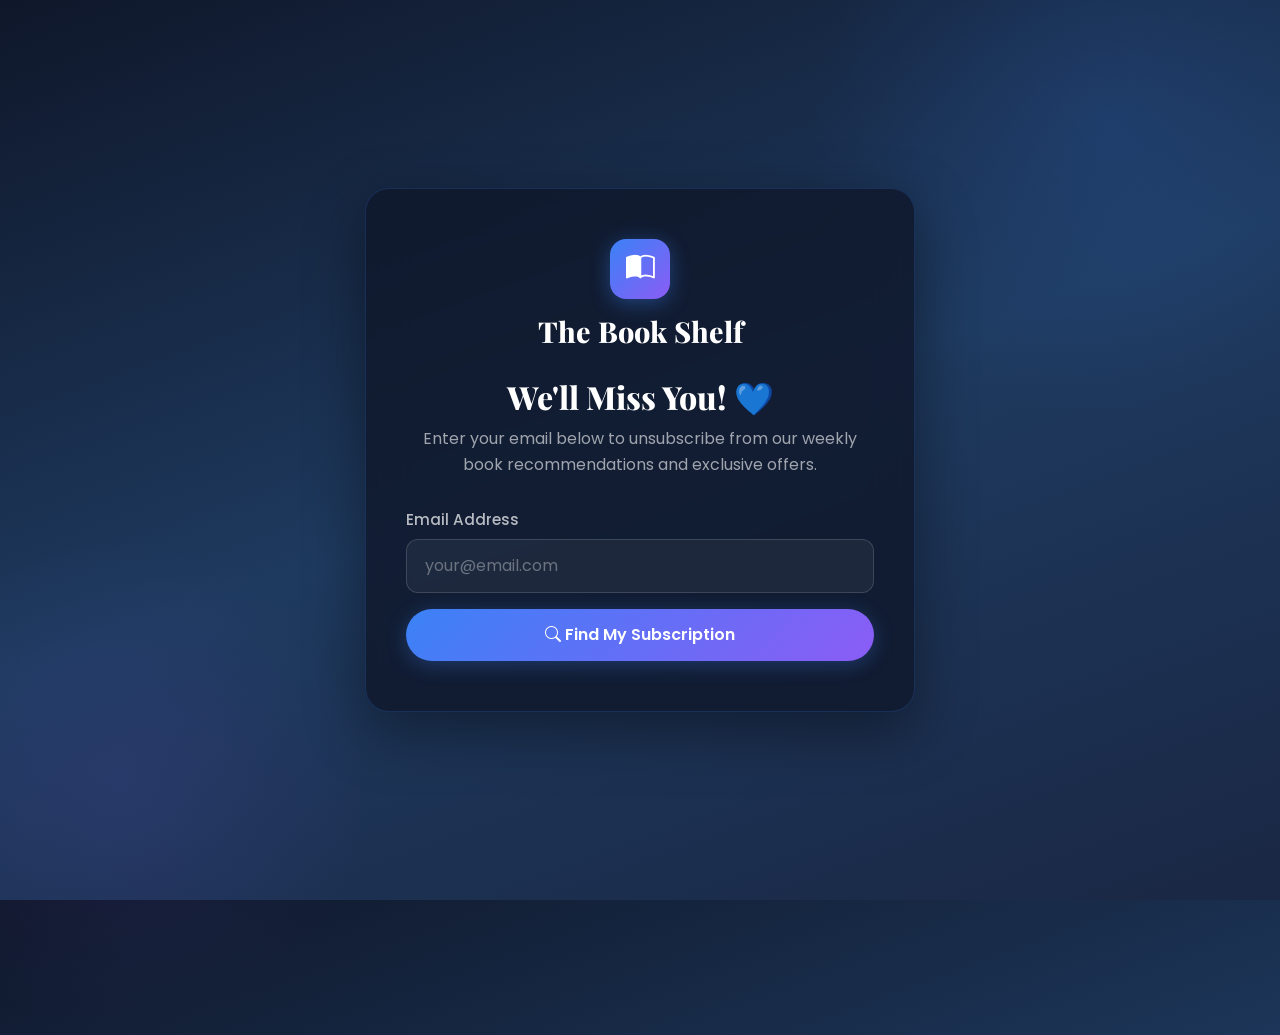
<file: unsubscribe.html>
<!DOCTYPE html>
<html lang="en">
<head>
  <meta charset="UTF-8">
  <meta name="viewport" content="width=device-width, initial-scale=1.0">
  <title>Unsubscribe - The Book Shelf</title>
  <link href="https://cdn.jsdelivr.net/npm/bootstrap@5.3.0/dist/css/bootstrap.min.css" rel="stylesheet">
  <link href="https://cdn.jsdelivr.net/npm/bootstrap-icons@1.10.5/font/bootstrap-icons.css" rel="stylesheet">
  <link href="https://fonts.googleapis.com/css2?family=Playfair+Display:wght@400;600;700;800&family=Poppins:wght@300;400;500;600;700&display=swap" rel="stylesheet">
  <style>
    :root {
      --primary-blue: #1a3a5f; --accent-blue: #3b82f6; --light-blue: #dbeafe;
      --sky-blue: #7dd3fc; --gold: #f59e0b; --coral: #f87171; --emerald: #34d399;
      --violet: #8b5cf6; --rose: #f43f5e; --dark: #0f172a;
    }
    * { margin: 0; padding: 0; box-sizing: border-box; }
    body {
      font-family: 'Poppins', sans-serif;
      min-height: 100vh;
      background: linear-gradient(160deg, #0f172a 0%, #1e3a5f 50%, #1a2744 100%);
      color: #fff;
      display: flex;
      flex-direction: column;
      align-items: center;
      justify-content: center;
      padding: 40px 20px;
      position: relative;
      overflow-x: hidden;
    }
    body::before {
      content: '';
      position: absolute;
      top: -20%;
      right: -10%;
      width: 600px;
      height: 600px;
      background: radial-gradient(circle, rgba(59,130,246,0.15) 0%, transparent 70%);
      border-radius: 50%;
      animation: pulse 10s ease-in-out infinite;
    }
    body::after {
      content: '';
      position: absolute;
      bottom: -15%;
      left: -10%;
      width: 500px;
      height: 500px;
      background: radial-gradient(circle, rgba(139,92,246,0.1) 0%, transparent 70%);
      border-radius: 50%;
      animation: pulse 12s ease-in-out infinite reverse;
    }
    @keyframes pulse {
      0%, 100% { transform: scale(1); opacity: 0.5; }
      50% { transform: scale(1.15); opacity: 1; }
    }

    .unsubscribe-container {
      background: rgba(15, 23, 42, 0.8);
      backdrop-filter: blur(20px);
      border: 1px solid rgba(59, 130, 246, 0.2);
      border-radius: 24px;
      padding: 50px 40px;
      max-width: 550px;
      width: 100%;
      position: relative;
      z-index: 2;
      box-shadow: 0 20px 60px rgba(0, 0, 0, 0.4);
      animation: fadeInUp 0.8s ease;
    }
    @keyframes fadeInUp {
      from { opacity: 0; transform: translateY(30px); }
      to { opacity: 1; transform: translateY(0); }
    }

    .brand {
      text-align: center;
      margin-bottom: 30px;
    }
    .brand-icon {
      width: 60px;
      height: 60px;
      background: linear-gradient(135deg, var(--accent-blue), var(--violet));
      border-radius: 16px;
      display: inline-flex;
      align-items: center;
      justify-content: center;
      font-size: 1.8rem;
      box-shadow: 0 4px 20px rgba(59, 130, 246, 0.4);
      margin-bottom: 15px;
    }
    .brand h2 {
      font-family: 'Playfair Display', serif;
      font-weight: 800;
      font-size: 1.8rem;
      margin: 0;
    }

    .page-title {
      font-family: 'Playfair Display', serif;
      font-size: 2rem;
      font-weight: 800;
      text-align: center;
      margin-bottom: 10px;
    }
    .page-title .highlight {
      background: linear-gradient(135deg, var(--accent-blue), var(--sky-blue));
      -webkit-background-clip: text;
      -webkit-text-fill-color: transparent;
      background-clip: text;
    }
    .page-subtitle {
      text-align: center;
      color: rgba(255,255,255,0.6);
      font-size: 1rem;
      margin-bottom: 30px;
      line-height: 1.6;
    }

    .step { display: none; }
    .step.active { display: block; animation: fadeInUp 0.5s ease; }

    .form-label {
      color: rgba(255,255,255,0.7);
      font-weight: 500;
      margin-bottom: 8px;
      font-size: 0.95rem;
    }
    .form-control {
      background: rgba(255,255,255,0.05);
      border: 1px solid rgba(255,255,255,0.15);
      color: #fff;
      padding: 14px 18px;
      border-radius: 12px;
      font-size: 1rem;
      transition: all 0.3s ease;
    }
    .form-control:focus {
      background: rgba(255,255,255,0.08);
      border-color: var(--accent-blue);
      box-shadow: 0 0 20px rgba(59,130,246,0.2);
      color: #fff;
      outline: none;
    }
    .form-control::placeholder { color: rgba(255,255,255,0.35); }
    .form-select {
      background-color: rgba(255,255,255,0.05);
      border: 1px solid rgba(255,255,255,0.15);
      color: #fff;
      padding: 14px 18px;
      border-radius: 12px;
    }
    .form-select:focus {
      background-color: rgba(255,255,255,0.08);
      border-color: var(--accent-blue);
      box-shadow: 0 0 20px rgba(59,130,246,0.2);
      color: #fff;
    }
    .form-select option { background: #1a2744; color: #fff; }

    .email-display {
      background: rgba(59, 130, 246, 0.1);
      border: 1px solid rgba(59, 130, 246, 0.3);
      border-radius: 12px;
      padding: 15px 20px;
      text-align: center;
      margin: 20px 0;
    }
    .email-display .label {
      font-size: 0.85rem;
      color: rgba(255,255,255,0.5);
      margin-bottom: 5px;
    }
    .email-display .email {
      font-weight: 600;
      color: var(--sky-blue);
      font-size: 1.1rem;
      word-break: break-all;
    }

    .warning-box {
      background: rgba(245, 158, 11, 0.1);
      border: 1px solid rgba(245, 158, 11, 0.3);
      border-radius: 12px;
      padding: 15px 20px;
      margin: 20px 0;
      color: var(--gold);
      font-size: 0.9rem;
      display: flex;
      gap: 12px;
      align-items: flex-start;
    }
    .warning-box i { font-size: 1.2rem; flex-shrink: 0; margin-top: 2px; }

    .success-box {
      background: rgba(52, 211, 153, 0.1);
      border: 1px solid rgba(52, 211, 153, 0.3);
      border-radius: 12px;
      padding: 25px;
      text-align: center;
    }
    .success-box i {
      font-size: 4rem;
      color: var(--emerald);
      margin-bottom: 15px;
    }

    .error-box {
      background: rgba(244, 63, 94, 0.1);
      border: 1px solid rgba(244, 63, 94, 0.3);
      border-radius: 12px;
      padding: 20px;
      text-align: center;
      color: var(--rose);
    }
    .error-box i {
      font-size: 3rem;
      margin-bottom: 10px;
    }

    .btn-group-custom {
      display: flex;
      gap: 12px;
      margin-top: 25px;
      flex-wrap: wrap;
    }

    .btn-danger-custom {
      background: linear-gradient(135deg, var(--rose), #dc2626);
      color: #fff;
      border: none;
      padding: 14px 28px;
      border-radius: 50px;
      font-weight: 600;
      font-size: 1rem;
      flex: 1;
      transition: all 0.3s ease;
      box-shadow: 0 4px 20px rgba(244, 63, 94, 0.3);
      display: inline-flex;
      align-items: center;
      justify-content: center;
      gap: 8px;
    }
    .btn-danger-custom:hover {
      transform: translateY(-2px);
      box-shadow: 0 8px 30px rgba(244, 63, 94, 0.5);
      color: #fff;
    }
    .btn-danger-custom:disabled {
      opacity: 0.6;
      cursor: not-allowed;
      transform: none;
    }

    .btn-secondary-custom {
      background: transparent;
      color: #fff;
      border: 2px solid rgba(255,255,255,0.2);
      padding: 12px 28px;
      border-radius: 50px;
      font-weight: 600;
      font-size: 1rem;
      flex: 1;
      transition: all 0.3s ease;
      display: inline-flex;
      align-items: center;
      justify-content: center;
      gap: 8px;
      text-decoration: none;
    }
    .btn-secondary-custom:hover {
      background: rgba(255,255,255,0.1);
      border-color: var(--sky-blue);
      color: var(--sky-blue);
      transform: translateY(-2px);
    }

    .btn-primary-custom {
      background: linear-gradient(135deg, var(--accent-blue), var(--violet));
      color: #fff;
      border: none;
      padding: 14px 28px;
      border-radius: 50px;
      font-weight: 600;
      font-size: 1rem;
      width: 100%;
      transition: all 0.3s ease;
      box-shadow: 0 4px 20px rgba(59, 130, 246, 0.3);
      display: inline-flex;
      align-items: center;
      justify-content: center;
      gap: 8px;
    }
    .btn-primary-custom:hover {
      transform: translateY(-2px);
      box-shadow: 0 8px 30px rgba(59, 130, 246, 0.5);
      color: #fff;
    }

    .benefit-list {
      list-style: none;
      padding: 0;
      margin: 20px 0;
    }
    .benefit-list li {
      padding: 10px 0;
      color: rgba(255,255,255,0.7);
      font-size: 0.95rem;
      display: flex;
      align-items: center;
      gap: 12px;
      border-bottom: 1px solid rgba(255,255,255,0.05);
    }
    .benefit-list li:last-child { border-bottom: none; }
    .benefit-list li i {
      color: var(--emerald);
      font-size: 1.1rem;
    }

    .spinner {
      border: 2px solid rgba(255,255,255,0.3);
      border-top: 2px solid #fff;
      border-radius: 50%;
      width: 18px;
      height: 18px;
      animation: spin 1s linear infinite;
      display: inline-block;
    }
    @keyframes spin {
      0% { transform: rotate(0deg); }
      100% { transform: rotate(360deg); }
    }

    .alert-msg {
      padding: 12px 16px;
      border-radius: 10px;
      margin-top: 15px;
      font-size: 0.9rem;
      display: none;
    }
    .alert-msg.show { display: block; animation: fadeInUp 0.3s ease; }
    .alert-msg.error {
      background: rgba(244, 63, 94, 0.1);
      border: 1px solid rgba(244, 63, 94, 0.3);
      color: var(--rose);
    }
    .alert-msg.success {
      background: rgba(52, 211, 153, 0.1);
      border: 1px solid rgba(52, 211, 153, 0.3);
      color: var(--emerald);
    }

    @media (max-width: 576px) {
      .unsubscribe-container { padding: 35px 25px; }
      .page-title { font-size: 1.6rem; }
      .btn-group-custom { flex-direction: column; }
    }
  </style>
</head>
<body>

  <div class="unsubscribe-container">
    <!-- Brand -->
    <div class="brand">
      <div class="brand-icon"><i class="bi bi-book-half"></i></div>
      <h2>The Book Shelf</h2>
    </div>

    <!-- STEP 1: Email Input / Confirmation -->
    <div class="step active" id="step1">
      <h1 class="page-title">We'll Miss You! 💙</h1>
      <p class="page-subtitle">
        Enter your email below to unsubscribe from our weekly book recommendations and exclusive offers.
      </p>

      <form id="unsubscribeForm">
        <div class="mb-3">
          <label class="form-label">Email Address</label>
          <input type="email" class="form-control" id="emailInput" placeholder="your@email.com" required>
        </div>

        <div class="alert-msg" id="step1Msg"></div>

        <button type="submit" class="btn-primary-custom" id="findBtn">
          <span class="btn-text"><i class="bi bi-search"></i> Find My Subscription</span>
          <span class="spinner d-none" id="findSpinner"></span>
        </button>
      </form>
    </div>

    <!-- STEP 2: Confirmation -->
    <div class="step" id="step2">
      <h1 class="page-title">Are You Sure? 🥺</h1>
      <p class="page-subtitle">You're about to unsubscribe from The Book Shelf newsletter.</p>

      <div class="email-display">
        <div class="label">Unsubscribing</div>
        <div class="email" id="confirmEmail">email@example.com</div>
      </div>

      <div class="warning-box">
        <i class="bi bi-exclamation-triangle-fill"></i>
        <div>
          <strong>By unsubscribing, you'll miss:</strong>
          <ul class="benefit-list" style="margin-top: 10px; margin-bottom: 0;">
            <li><i class="bi bi-check-circle-fill"></i> Weekly handpicked book recommendations</li>
            <li><i class="bi bi-check-circle-fill"></i> Exclusive member-only discounts</li>
            <li><i class="bi bi-check-circle-fill"></i> Early access to new releases</li>
            <li><i class="bi bi-check-circle-fill"></i> Author interviews & events</li>
          </ul>
        </div>
      </div>

      <div class="mb-3">
        <label class="form-label">Reason for leaving (optional)</label>
        <select class="form-select" id="reasonSelect">
          <option value="">-- Select a reason --</option>
          <option value="too-frequent">I receive too many emails</option>
          <option value="not-relevant">Content isn't relevant to me</option>
          <option value="never-asked">I didn't subscribe to this list</option>
          <option value="found-elsewhere">I get book recommendations elsewhere</option>
          <option value="other">Other</option>
        </select>
      </div>

      <div class="btn-group-custom">
        <a href="index.html" class="btn-secondary-custom">
          <i class="bi bi-arrow-left"></i> Keep Me Subscribed
        </a>
        <button class="btn-danger-custom" id="confirmUnsubBtn">
          <span class="btn-text"><i class="bi bi-x-circle"></i> Yes, Unsubscribe Me</span>
          <span class="spinner d-none" id="confirmSpinner"></span>
        </button>
      </div>
    </div>

    <!-- STEP 3: Success -->
    <div class="step" id="step3">
      <div class="success-box">
        <i class="bi bi-check-circle-fill"></i>
        <h3 class="mb-3" style="font-family: 'Playfair Display', serif; color: var(--emerald);">You're Unsubscribed</h3>
        <p style="color: rgba(255,255,255,0.7); margin-bottom: 20px;">
          <span id="successEmail">email@example.com</span> will no longer receive our newsletter.
        </p>
        <p style="color: rgba(255,255,255,0.5); font-size: 0.9rem;">
          Changed your mind? We'd love to have you back anytime.
        </p>
        <a href="index.html#newsletter" class="btn-primary-custom" style="margin-top: 20px;">
          <i class="bi bi-house-heart"></i> Return to Home
        </a>
      </div>
    </div>

    <!-- STEP 4: Email Not Found -->
    <div class="step" id="step4">
      <div class="error-box">
        <i class="bi bi-search"></i>
        <h4 class="mb-2">Email Not Found</h4>
        <p style="color: rgba(255,255,255,0.6); margin-bottom: 20px;">
          We couldn't find <strong id="notFoundEmail" style="color: var(--rose);"></strong> in our subscriber list.
        </p>
        <p style="color: rgba(255,255,255,0.5); font-size: 0.9rem;">
          Perhaps you already unsubscribed or used a different email?
        </p>
        <button class="btn-primary-custom" onclick="resetToStep1()" style="margin-top: 20px;">
          <i class="bi bi-arrow-repeat"></i> Try Another Email
        </button>
      </div>
    </div>
  </div>

  <script src="https://cdn.jsdelivr.net/npm/bootstrap@5.3.0/dist/js/bootstrap.bundle.min.js"></script>
  <script>
    // ⚠️ REPLACE with your actual Google Apps Script Web App URL
    const UNSUBSCRIBE_SCRIPT_URL = 'https://script.google.com/macros/s/AKfycbzU36IdgTPlDYcai4n09OZ8EhTSsY3uJDBTay2m1FY2HPG-itAxnTh9NcPnauLdkngZ/exec';

    // Read email from URL parameter
    const urlParams = new URLSearchParams(window.location.search);
    const prefillEmail = urlParams.get('email') || '';

    if (prefillEmail) {
      document.getElementById('emailInput').value = prefillEmail;
    }

    // Step 1: Find subscription
    document.getElementById('unsubscribeForm').addEventListener('submit', async function(e) {
      e.preventDefault();
      const email = document.getElementById('emailInput').value.trim().toLowerCase();
      const btn = document.getElementById('findBtn');
      const btnText = btn.querySelector('.btn-text');
      const spinner = document.getElementById('findSpinner');
      const msgEl = document.getElementById('step1Msg');

      if (!email || !/^[^\s@]+@[^\s@]+\.[^\s@]+$/.test(email)) {
        showAlert(msgEl, 'Please enter a valid email address.', 'error');
        return;
      }

      btn.disabled = true;
      btnText.textContent = 'Searching...';
      spinner.classList.remove('d-none');
      msgEl.classList.remove('show');

      try {
        const response = await fetch(UNSUBSCRIBE_SCRIPT_URL + '?action=check&email=' + encodeURIComponent(email), {
          method: 'GET',
          mode: 'no-cors'
        });

        // Since we use no-cors, we'll optimistically proceed to step 2
        // If email not found, step 4 will show
        document.getElementById('confirmEmail').textContent = email;
        document.getElementById('successEmail').textContent = email;
        showStep(2);

      } catch (error) {
        console.error('Error:', error);
        showAlert(msgEl, 'Connection error. Please try again.', 'error');
      } finally {
        btn.disabled = false;
        btnText.innerHTML = '<i class="bi bi-search"></i> Find My Subscription';
        spinner.classList.add('d-none');
      }
    });

    // Step 2: Confirm unsubscribe
    document.getElementById('confirmUnsubBtn').addEventListener('click', async function() {
      const email = document.getElementById('confirmEmail').textContent;
      const reason = document.getElementById('reasonSelect').value;
      const btn = this;
      const btnText = btn.querySelector('.btn-text');
      const spinner = document.getElementById('confirmSpinner');

      btn.disabled = true;
      btnText.textContent = 'Processing...';
      spinner.classList.remove('d-none');

      try {
        const formData = new URLSearchParams();
        formData.append('action', 'unsubscribe');
        formData.append('email', email);
        formData.append('reason', reason);
        formData.append('timestamp', new Date().toISOString());

        const response = await fetch(UNSUBSCRIBE_SCRIPT_URL, {
          method: 'POST',
          mode: 'no-cors',
          headers: { 'Content-Type': 'application/x-www-form-urlencoded' },
          body: formData.toString()
        });

        // Assume success if no network error
        showStep(3);

      } catch (error) {
        console.error('Error:', error);
        alert('Connection error. Please try again or contact support.');
      } finally {
        btn.disabled = false;
        btnText.innerHTML = '<i class="bi bi-x-circle"></i> Yes, Unsubscribe Me';
        spinner.classList.add('d-none');
      }
    });

    // Helper functions
    function showStep(num) {
      document.querySelectorAll('.step').forEach(s => s.classList.remove('active'));
      document.getElementById('step' + num).classList.add('active');
      window.scrollTo(0, 0);
    }

    function showAlert(el, msg, type) {
      el.textContent = msg;
      el.className = `alert-msg show ${type}`;
      setTimeout(() => el.classList.remove('show'), 5000);
    }

    function resetToStep1() {
      document.getElementById('emailInput').value = '';
      document.getElementById('reasonSelect').value = '';
      showStep(1);
    }
  </script>
</body>
</html>
</file>
